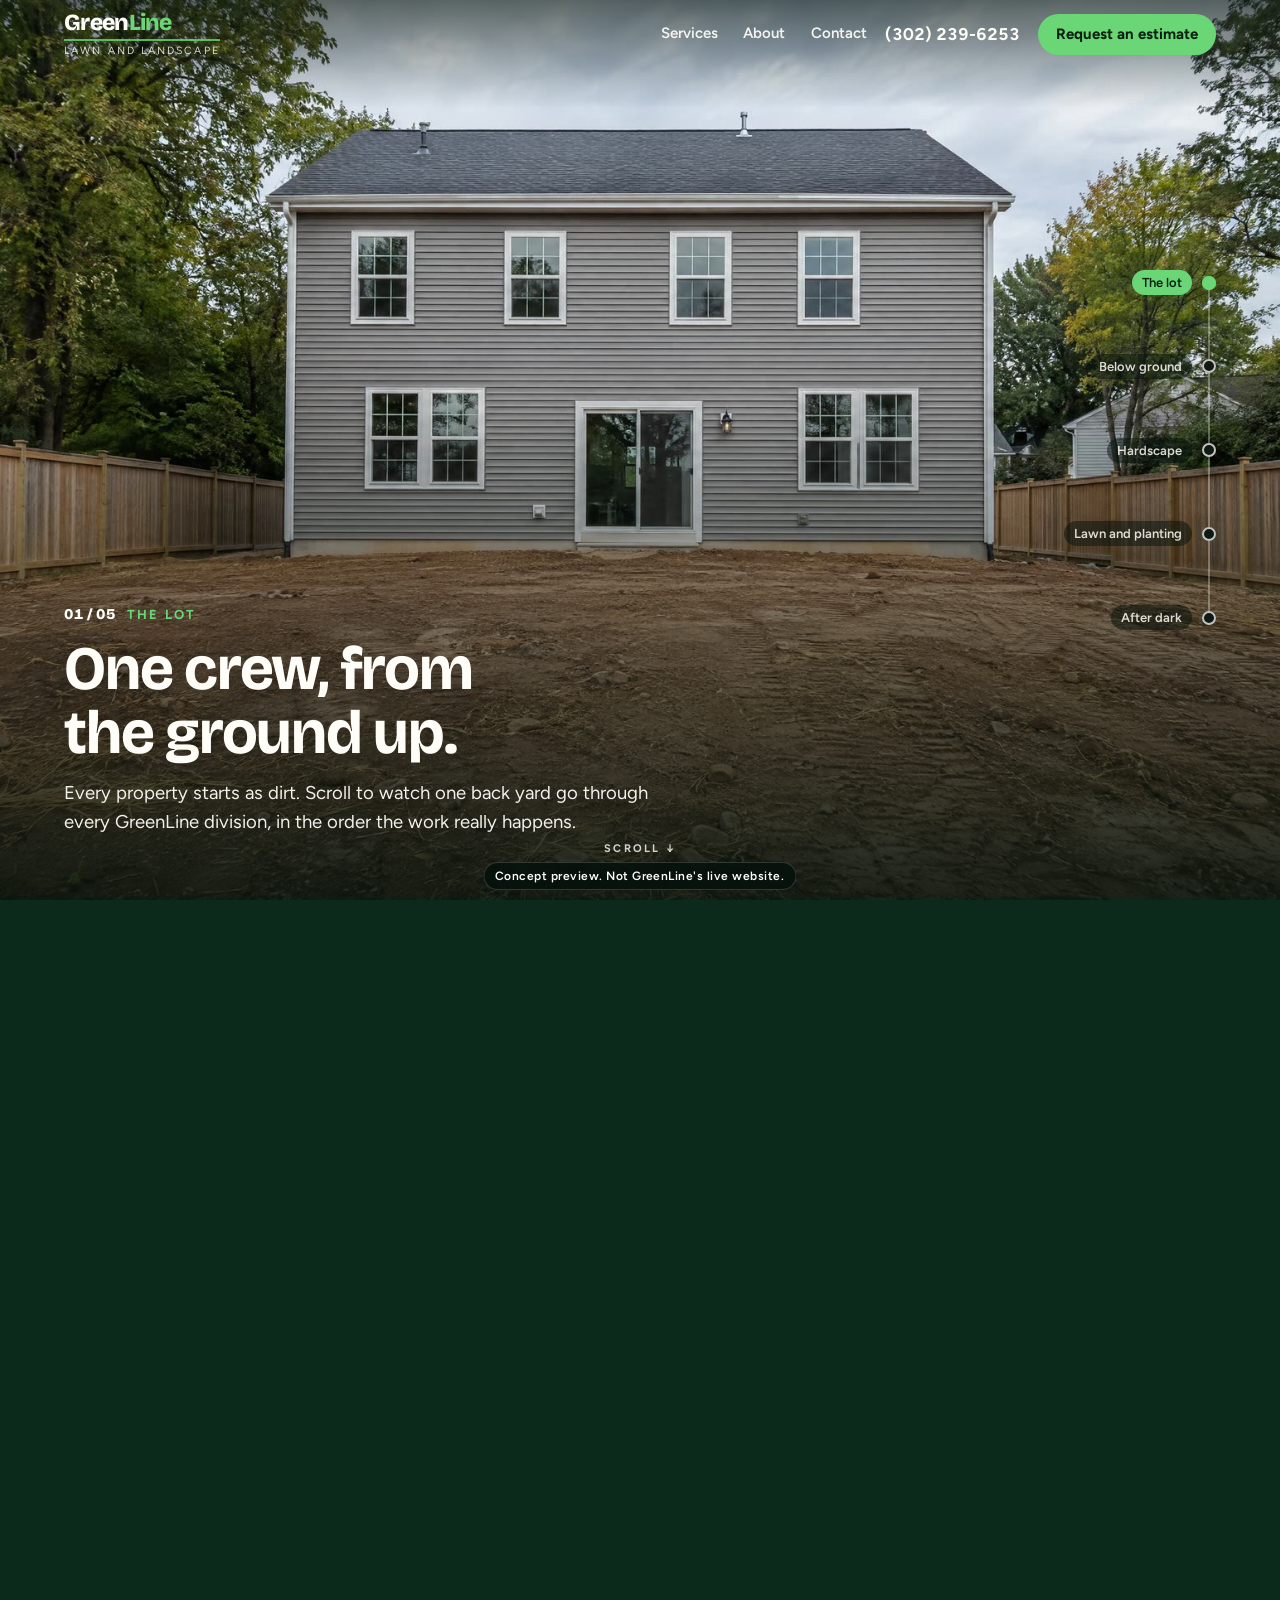
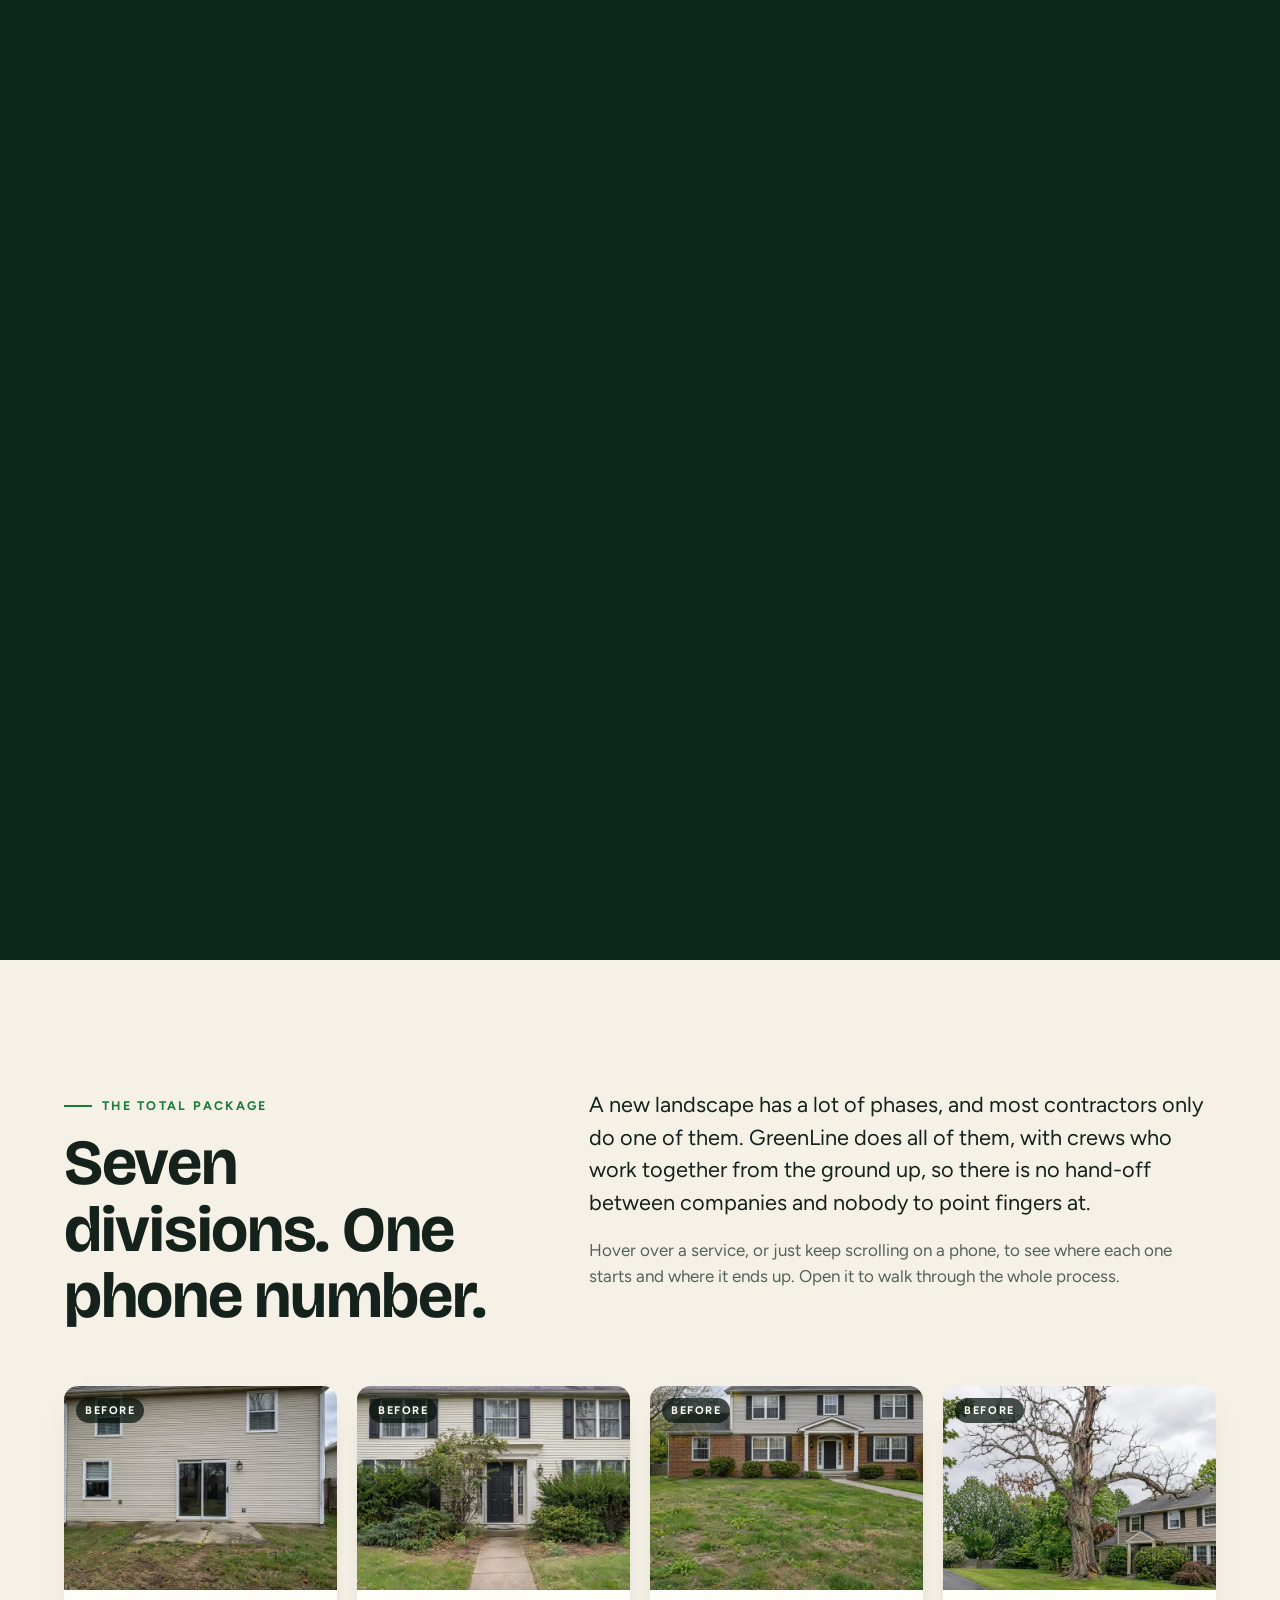
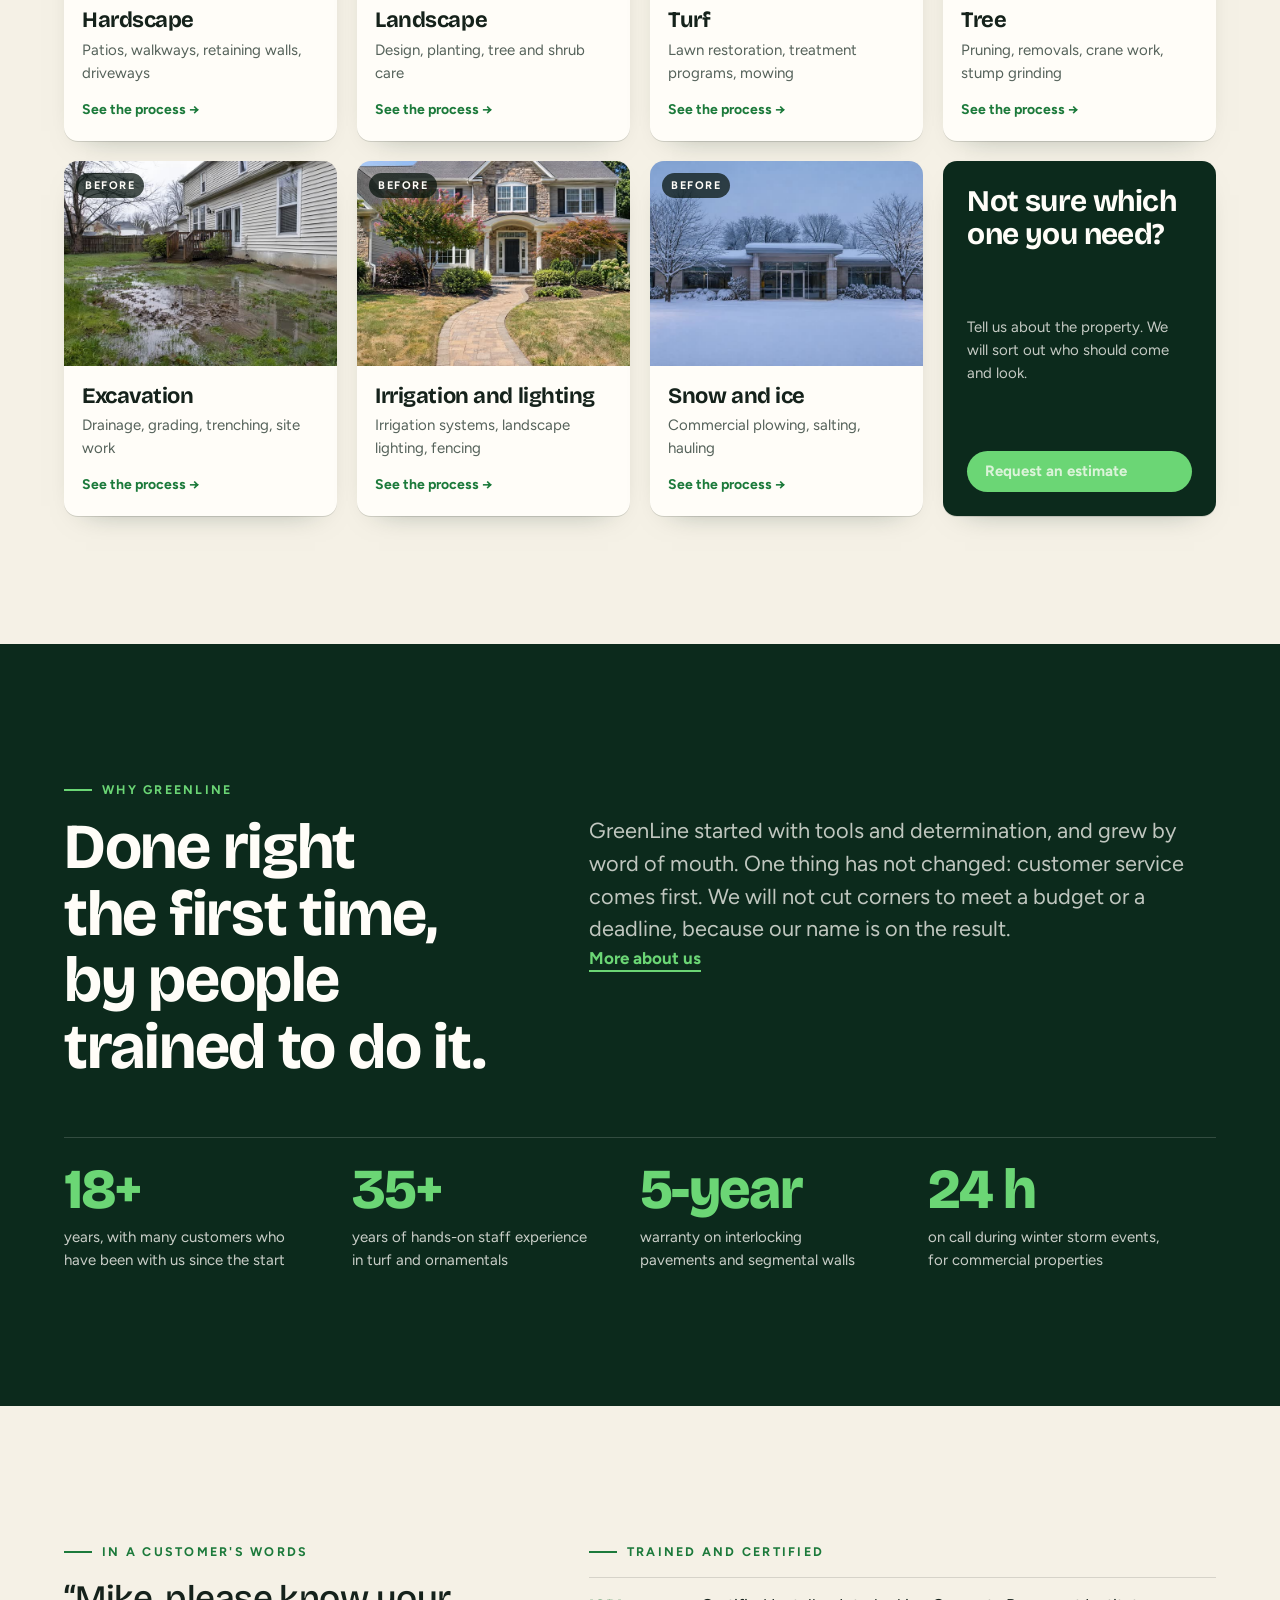
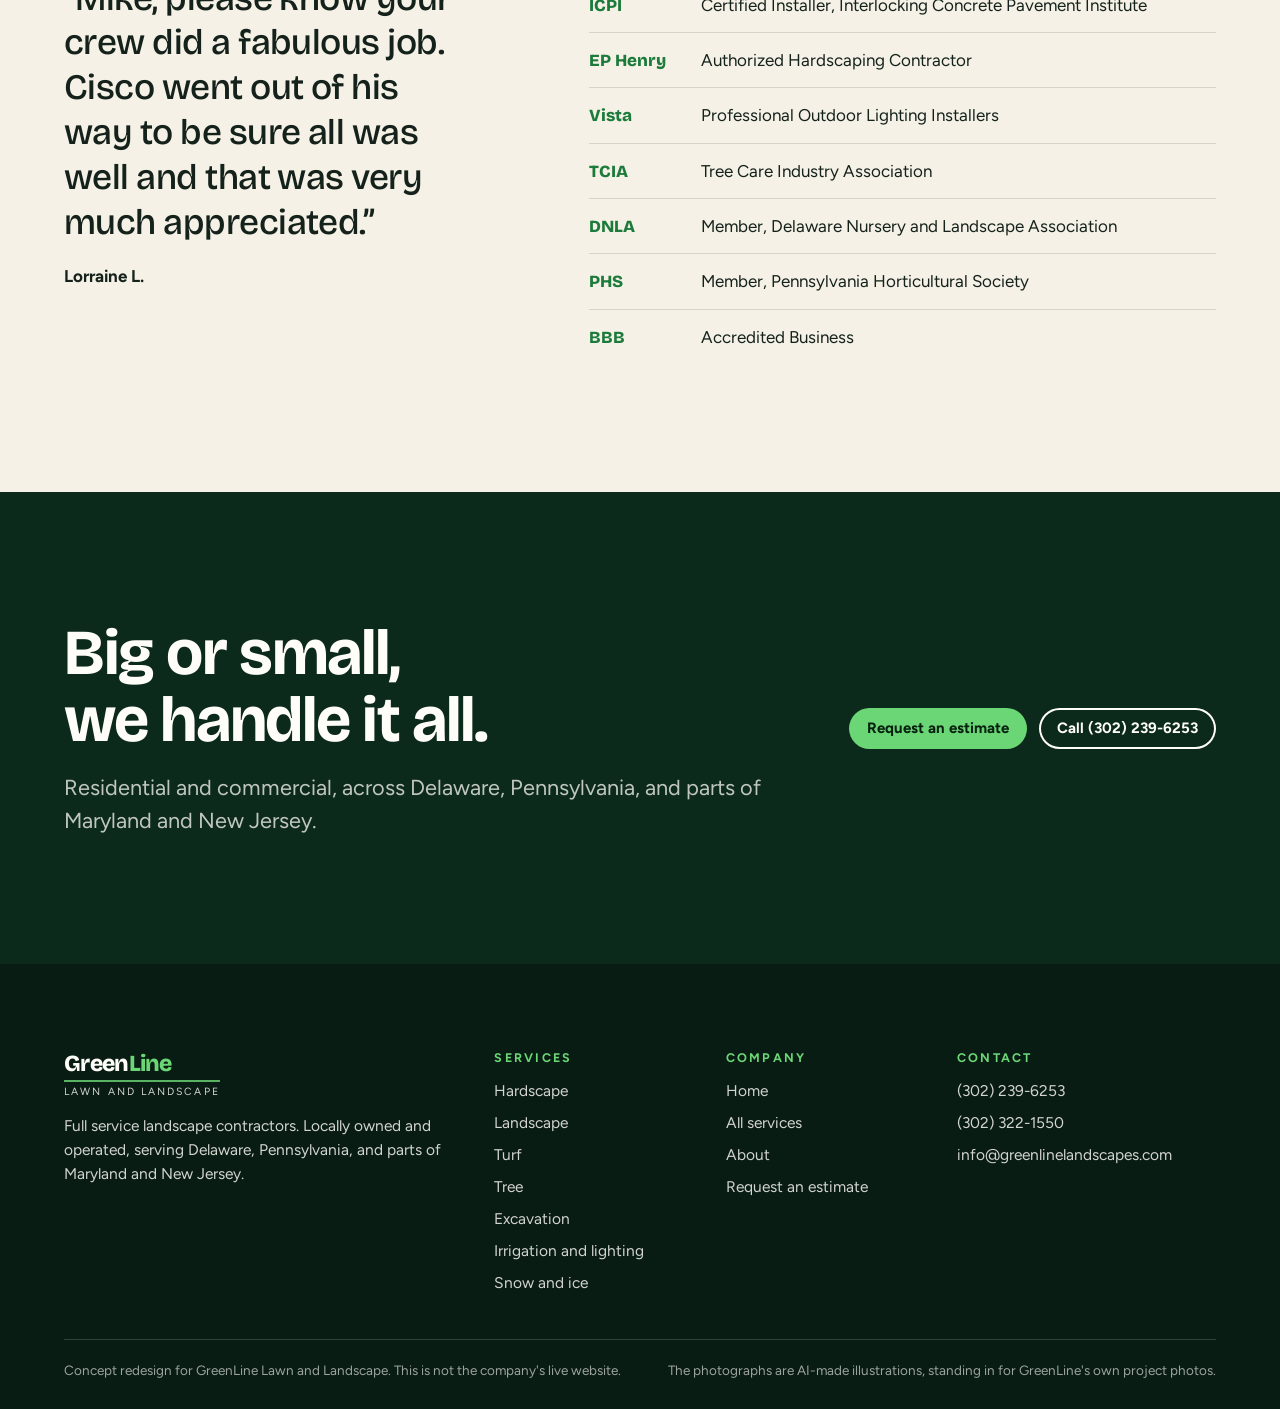
<file: index.html>
<!doctype html>
<html lang="en">
<head>
<meta charset="utf-8">
<meta name="viewport" content="width=device-width, initial-scale=1, viewport-fit=cover">
<meta name="robots" content="noindex, nofollow">
<title>GreenLine Lawn and Landscape | Full service landscape contractors in Delaware</title>
<meta name="description" content="Hardscape, landscape, turf, tree, excavation, irrigation, lighting and commercial snow services under one roof. Serving Delaware, Pennsylvania and parts of Maryland and New Jersey.">
<meta name="theme-color" content="#0c2a1c">
<link rel="icon" href="data:image/svg+xml,%3Csvg xmlns='http://www.w3.org/2000/svg' viewBox='0 0 32 32'%3E%3Crect width='32' height='32' rx='7' fill='%230c2a1c'/%3E%3Cpath d='M7 21h18' stroke='%236bd675' stroke-width='4' stroke-linecap='round'/%3E%3C/svg%3E">
<link rel="preconnect" href="https://fonts.googleapis.com">
<link rel="preconnect" href="https://fonts.gstatic.com" crossorigin>
<link rel="stylesheet" href="https://fonts.googleapis.com/css2?family=Bricolage+Grotesque:opsz,wght@12..96,500..800&family=Figtree:wght@400;500;600;700&display=swap">
<link rel="stylesheet" href="assets/site.css">
</head>
<body>
<a class="skip" href="#main">Skip to content</a>
<header class="top">
  <a class="brand" href="index.html" aria-label="GreenLine Lawn and Landscape, home"><b>Green<i>Line</i></b><span>Lawn and Landscape</span></a>
  <nav class="nav" aria-label="Main"><a href="services.html">Services</a><a href="about.html">About</a><a href="contact.html">Contact</a></nav>
  <a class="tel" href="tel:+13022396253">(302) 239-6253</a>
  <a class="btn" href="contact.html">Request an estimate</a>
  <button class="menu" type="button" aria-expanded="false">Menu</button>
</header>
<main id="main">
  <section class="process" data-process style="height:640vh;height:640svh" aria-label="One back yard, built from the ground up in five steps">
    <div class="stage">
      <img class="layer" fetchpriority="high" src="img/home-1.jpg" srcset="img/home-1.jpg 1920w, img/full/home-1.jpg 2688w" sizes="(max-aspect-ratio: 3/4) 110vh, (max-aspect-ratio: 16/9) 177vh, 100vw" alt="A back yard built from the ground up, step 1 of 5: The lot">
      <img class="layer" data-fx="rise" decoding="async" src="img/home-2.jpg" srcset="img/home-2.jpg 1920w, img/full/home-2.jpg 2688w" sizes="(max-aspect-ratio: 3/4) 110vh, (max-aspect-ratio: 16/9) 177vh, 100vw" alt="A back yard built from the ground up, step 2 of 5: Below ground">
      <img class="layer" data-fx="sweep" decoding="async" src="img/home-3.jpg" srcset="img/home-3.jpg 1920w, img/full/home-3.jpg 2688w" sizes="(max-aspect-ratio: 3/4) 110vh, (max-aspect-ratio: 16/9) 177vh, 100vw" alt="A back yard built from the ground up, step 3 of 5: Hardscape">
      <img class="layer" data-fx="sweep" decoding="async" src="img/home-4.jpg" srcset="img/home-4.jpg 1920w, img/full/home-4.jpg 2688w" sizes="(max-aspect-ratio: 3/4) 110vh, (max-aspect-ratio: 16/9) 177vh, 100vw" alt="A back yard built from the ground up, step 4 of 5: Lawn and planting">
      <img class="layer" data-fx="fade" decoding="async" src="img/home-5.jpg" srcset="img/home-5.jpg 1920w, img/full/home-5.jpg 2688w" sizes="(max-aspect-ratio: 3/4) 110vh, (max-aspect-ratio: 16/9) 177vh, 100vw" alt="A back yard built from the ground up, step 5 of 5: After dark">
      <div class="shade"></div>
      <div class="words">
        <p class="step" aria-hidden="true"><b>01 / 05</b><span>The lot</span></p>
        <div class="lines" aria-live="polite">
          <div class="line on"><h1>One crew, from the ground up.</h1><p>Every property starts as dirt. Scroll to watch one back yard go through every GreenLine division, in the order the work really happens.</p></div>
          <div class="line"><h2>First, the work nobody sees.</h2><p>Drainage, irrigation lines and a compacted base go in before anything pretty. Done right here, nothing settles or floods later.</p></div>
          <div class="line"><h2>Then stone.</h2><p>Patio, walkway and seat wall, laid by ICPI certified installers and backed by a 5-year warranty.</p></div>
          <div class="line"><h2>Then everything green.</h2><p>Sod, trees and beds chosen for this soil and this exposure, so they are still thriving in ten years.</p></div>
          <div class="line"><h2>And light, for after dark.</h2><p>Low-voltage lighting designed and installed by Vista certified professionals.</p><a class="btn" href="contact.html">Request an estimate</a></div>
        </div>
      </div>
      <div class="rail" role="group" aria-label="Jump to a step"><i class="rail-fill"></i><button type="button" data-name="The lot" aria-label="Step 1: The lot"><span>The lot</span></button><button type="button" data-name="Below ground" aria-label="Step 2: Below ground"><span>Below ground</span></button><button type="button" data-name="Hardscape" aria-label="Step 3: Hardscape"><span>Hardscape</span></button><button type="button" data-name="Lawn and planting" aria-label="Step 4: Lawn and planting"><span>Lawn and planting</span></button><button type="button" data-name="After dark" aria-label="Step 5: After dark"><span>After dark</span></button></div>
      <div class="hint" aria-hidden="true">Scroll &darr;</div>
    </div>
  </section>

  <section class="band">
    <div class="wrap split">
      <div><p class="eyebrow">The total package</p><h2 class="h-xl">Seven divisions. One phone number.</h2></div>
      <div class="stack">
        <p class="lede">A new landscape has a lot of phases, and most contractors only do one of them. GreenLine does all of them, with crews who work together from the ground up, so there is no hand-off between companies and nobody to point fingers at.</p>
        <p class="muted">Hover over a service, or just keep scrolling on a phone, to see where each one starts and where it ends up. Open it to walk through the whole process.</p>
      </div>
    </div>
    <div class="wrap">
      <div class="cards">
      <a class="card reveal" href="hardscape.html">
        <span class="pic"><img src="img/thumb/hardscape-1.jpg" alt="" loading="lazy"><img class="after" src="img/thumb/hardscape-4.jpg" alt="" loading="lazy"><span class="tag"></span></span>
        <span class="card-body"><b>Hardscape</b><span>Patios, walkways, retaining walls, driveways</span><i>See the process &rarr;</i></span>
      </a>
      <a class="card reveal" href="landscape.html">
        <span class="pic"><img src="img/thumb/landscape-1.jpg" alt="" loading="lazy"><img class="after" src="img/thumb/landscape-4.jpg" alt="" loading="lazy"><span class="tag"></span></span>
        <span class="card-body"><b>Landscape</b><span>Design, planting, tree and shrub care</span><i>See the process &rarr;</i></span>
      </a>
      <a class="card reveal" href="turf.html">
        <span class="pic"><img src="img/thumb/turf-1.jpg" alt="" loading="lazy"><img class="after" src="img/thumb/turf-4.jpg" alt="" loading="lazy"><span class="tag"></span></span>
        <span class="card-body"><b>Turf</b><span>Lawn restoration, treatment programs, mowing</span><i>See the process &rarr;</i></span>
      </a>
      <a class="card reveal" href="tree.html">
        <span class="pic"><img src="img/thumb/tree-1.jpg" alt="" loading="lazy"><img class="after" src="img/thumb/tree-4.jpg" alt="" loading="lazy"><span class="tag"></span></span>
        <span class="card-body"><b>Tree</b><span>Pruning, removals, crane work, stump grinding</span><i>See the process &rarr;</i></span>
      </a>
      <a class="card reveal" href="excavation.html">
        <span class="pic"><img src="img/thumb/drainage-1.jpg" alt="" loading="lazy"><img class="after" src="img/thumb/drainage-4.jpg" alt="" loading="lazy"><span class="tag"></span></span>
        <span class="card-body"><b>Excavation</b><span>Drainage, grading, trenching, site work</span><i>See the process &rarr;</i></span>
      </a>
      <a class="card reveal" href="irrigation-lighting.html">
        <span class="pic"><img src="img/thumb/specialty-1.jpg" alt="" loading="lazy"><img class="after" src="img/thumb/specialty-4.jpg" alt="" loading="lazy"><span class="tag"></span></span>
        <span class="card-body"><b>Irrigation and lighting</b><span>Irrigation systems, landscape lighting, fencing</span><i>See the process &rarr;</i></span>
      </a>
      <a class="card reveal" href="snow.html">
        <span class="pic"><img src="img/thumb/snow-1.jpg" alt="" loading="lazy"><img class="after" src="img/thumb/snow-4.jpg" alt="" loading="lazy"><span class="tag"></span></span>
        <span class="card-body"><b>Snow and ice</b><span>Commercial plowing, salting, hauling</span><i>See the process &rarr;</i></span>
      </a>
      <a class="card cta reveal" href="contact.html"><b>Not sure which one you need?</b><span>Tell us about the property. We will sort out who should come and look.</span><span class="btn">Request an estimate</span></a>
      </div>
    </div>
  </section>

  <section class="band dark">
    <div class="wrap">
      <p class="eyebrow">Why GreenLine</p>
      <div class="split">
        <h2 class="h-xl">Done right the first time, by people trained to do it.</h2>
        <div class="stack">
          <p class="lede muted">GreenLine started with tools and determination, and grew by word of mouth. One thing has not changed: customer service comes first. We will not cut corners to meet a budget or a deadline, because our name is on the result.</p>
          <a class="more" href="about.html" style="color:var(--line)">More about us</a>
        </div>
      </div>
      <div class="numbers">
        <div class="reveal"><b>18+</b><span>years, with many customers who have been with us since the start</span></div>
        <div class="reveal"><b>35+</b><span>years of hands-on staff experience in turf and ornamentals</span></div>
        <div class="reveal"><b>5-year</b><span>warranty on interlocking pavements and segmental walls</span></div>
        <div class="reveal"><b>24 h</b><span>on call during winter storm events, for commercial properties</span></div>
      </div>
    </div>
  </section>

  <section class="band">
    <div class="wrap split">
      <div class="reveal"><p class="eyebrow">In a customer's words</p><p class="quote">&ldquo;Mike, please know your crew did a fabulous job. Cisco went out of his way to be sure all was well and that was very much appreciated.&rdquo;</p><p>Lorraine L.</p></div>
      <div class="reveal">
        <p class="eyebrow">Trained and certified</p>
        <ul class="creds"><li><b>ICPI</b><span>Certified Installer, Interlocking Concrete Pavement Institute</span></li><li><b>EP Henry</b><span>Authorized Hardscaping Contractor</span></li><li><b>Vista</b><span>Professional Outdoor Lighting Installers</span></li><li><b>TCIA</b><span>Tree Care Industry Association</span></li><li><b>DNLA</b><span>Member, Delaware Nursery and Landscape Association</span></li><li><b>PHS</b><span>Member, Pennsylvania Horticultural Society</span></li><li><b>BBB</b><span>Accredited Business</span></li></ul>
      </div>
    </div>
  </section>

  <section class="band dark">
    <div class="wrap cta-band">
      <div class="stack"><h2 class="h-xl">Big or small, we handle it all.</h2><p class="lede muted">Residential and commercial, across Delaware, Pennsylvania, and parts of Maryland and New Jersey.</p></div>
      <div class="actions"><a class="btn" href="contact.html">Request an estimate</a><a class="btn ghost" href="tel:+13022396253">Call (302) 239-6253</a></div>
    </div>
  </section>
</main>
<footer>
  <div class="wrap">
    <div class="foot">
      <div><a class="brand" href="index.html" aria-label="GreenLine Lawn and Landscape, home"><b>Green<i>Line</i></b><span>Lawn and Landscape</span></a><p>Full service landscape contractors. Locally owned and operated, serving Delaware, Pennsylvania, and parts of Maryland and New Jersey.</p></div>
      <div><h3>Services</h3><ul><li><a href="hardscape.html">Hardscape</a></li><li><a href="landscape.html">Landscape</a></li><li><a href="turf.html">Turf</a></li><li><a href="tree.html">Tree</a></li><li><a href="excavation.html">Excavation</a></li><li><a href="irrigation-lighting.html">Irrigation and lighting</a></li><li><a href="snow.html">Snow and ice</a></li></ul></div>
      <div><h3>Company</h3><ul><li><a href="index.html">Home</a></li><li><a href="services.html">All services</a></li><li><a href="about.html">About</a></li><li><a href="contact.html">Request an estimate</a></li></ul></div>
      <div><h3>Contact</h3><ul><li><a href="tel:+13022396253">(302) 239-6253</a></li><li><a href="tel:+13023221550">(302) 322-1550</a></li><li><a href="mailto:info@greenlinelandscapes.com">info@greenlinelandscapes.com</a></li></ul></div>
    </div>
    <p class="concept"><span>Concept redesign for GreenLine Lawn and Landscape. This is not the company's live website.</span><span>The photographs are AI-made illustrations, standing in for GreenLine's own project photos.</span></p>
  </div>
</footer>
<p class="flag" role="note">Concept preview. Not GreenLine's live website.</p>
<script src="assets/site.js"></script>
</body>
</html>
</file>
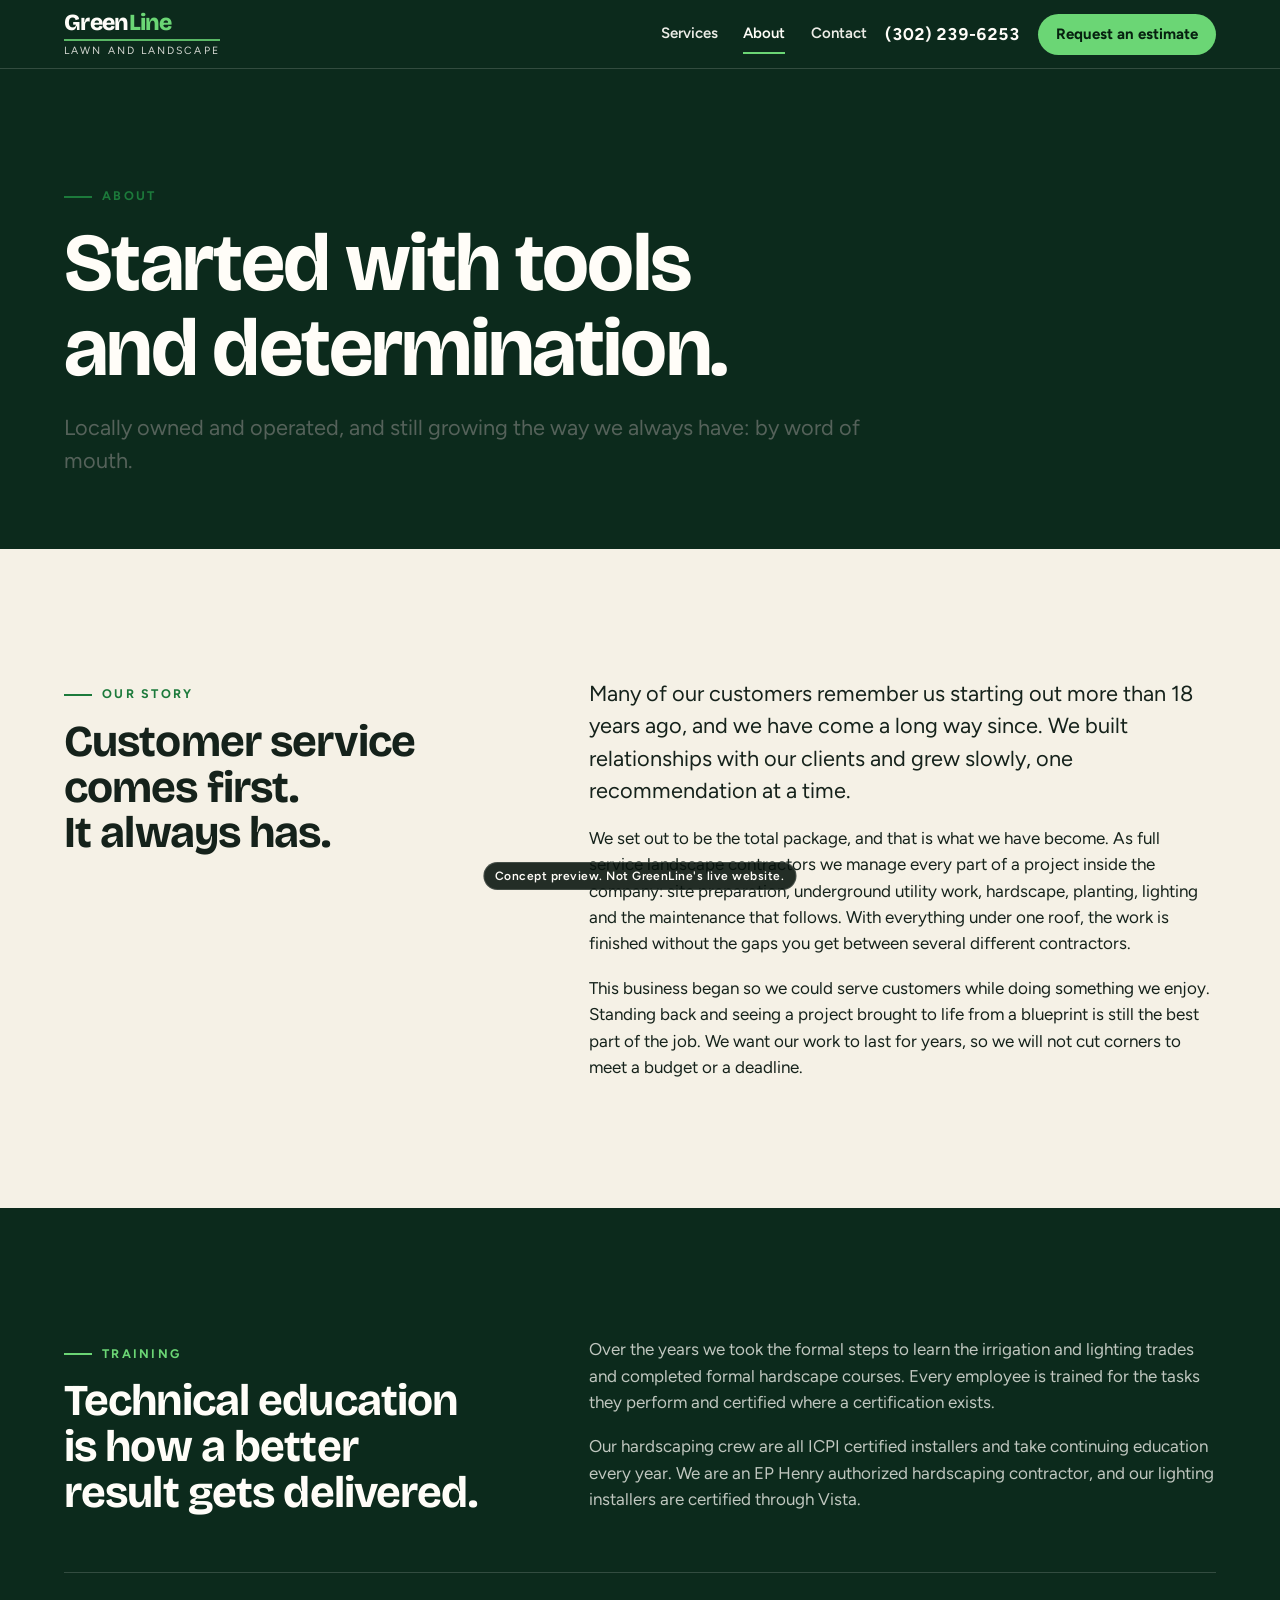
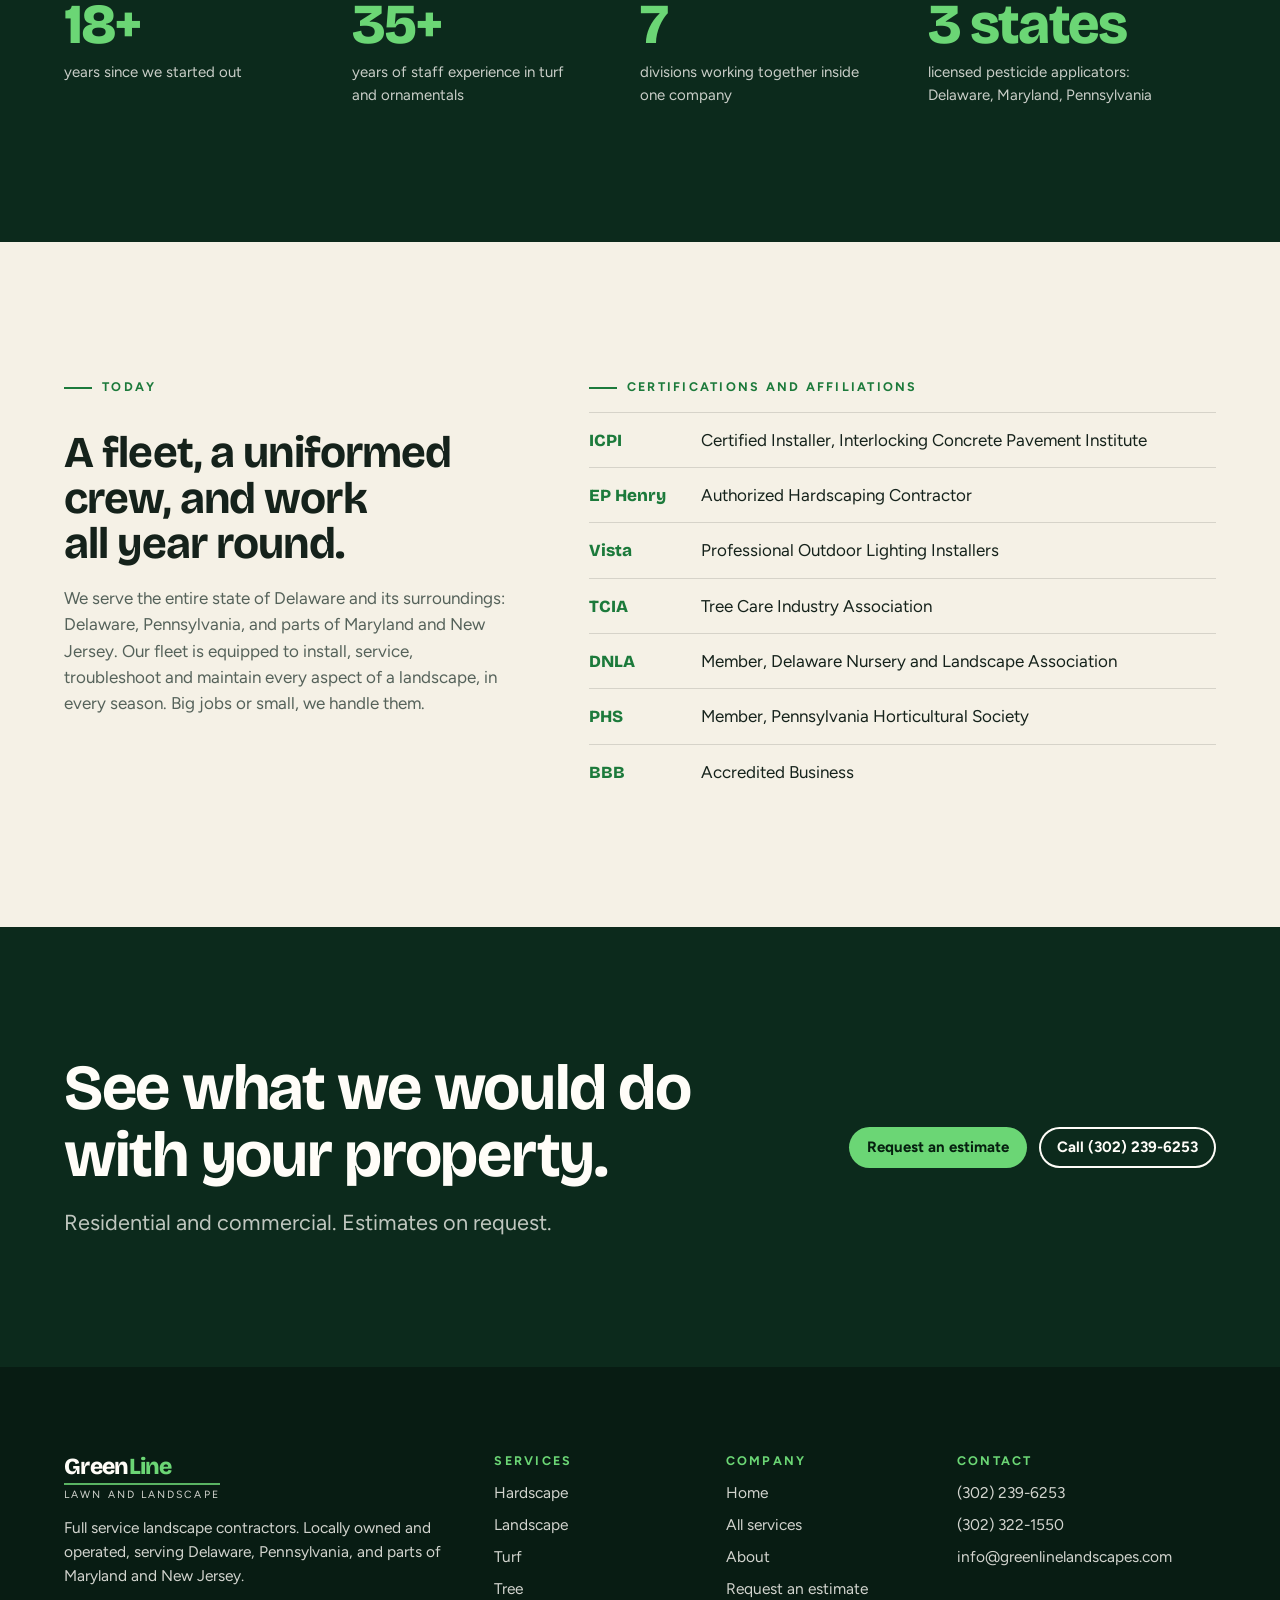
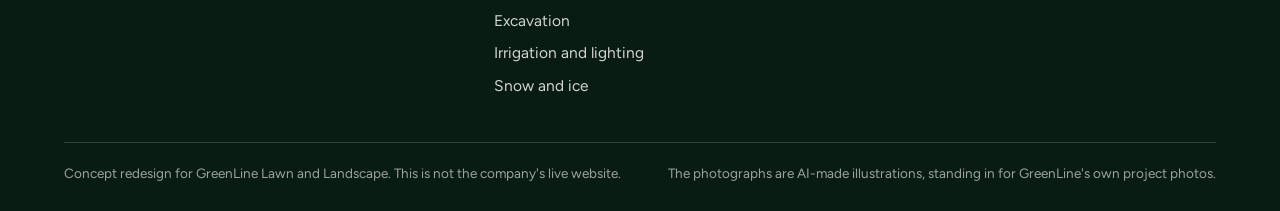
<file: about.html>
<!doctype html>
<html lang="en">
<head>
<meta charset="utf-8">
<meta name="viewport" content="width=device-width, initial-scale=1, viewport-fit=cover">
<meta name="robots" content="noindex, nofollow">
<title>About | GreenLine Lawn and Landscape</title>
<meta name="description" content="GreenLine is a locally owned and operated full service landscape contractor serving Delaware and the surrounding states.">
<meta name="theme-color" content="#0c2a1c">
<link rel="icon" href="data:image/svg+xml,%3Csvg xmlns='http://www.w3.org/2000/svg' viewBox='0 0 32 32'%3E%3Crect width='32' height='32' rx='7' fill='%230c2a1c'/%3E%3Cpath d='M7 21h18' stroke='%236bd675' stroke-width='4' stroke-linecap='round'/%3E%3C/svg%3E">
<link rel="preconnect" href="https://fonts.googleapis.com">
<link rel="preconnect" href="https://fonts.gstatic.com" crossorigin>
<link rel="stylesheet" href="https://fonts.googleapis.com/css2?family=Bricolage+Grotesque:opsz,wght@12..96,500..800&family=Figtree:wght@400;500;600;700&display=swap">
<link rel="stylesheet" href="assets/site.css">
</head>
<body class="plain">
<a class="skip" href="#main">Skip to content</a>
<header class="top">
  <a class="brand" href="index.html" aria-label="GreenLine Lawn and Landscape, home"><b>Green<i>Line</i></b><span>Lawn and Landscape</span></a>
  <nav class="nav" aria-label="Main"><a href="services.html">Services</a><a href="about.html" aria-current="page">About</a><a href="contact.html">Contact</a></nav>
  <a class="tel" href="tel:+13022396253">(302) 239-6253</a>
  <a class="btn" href="contact.html">Request an estimate</a>
  <button class="menu" type="button" aria-expanded="false">Menu</button>
</header>
<main id="main">
  <section class="page-head">
    <div class="wrap"><p class="eyebrow">About</p><h1>Started with tools and determination.</h1><p class="lede muted">Locally owned and operated, and still growing the way we always have: by word of mouth.</p></div>
  </section>
  <section class="band">
    <div class="wrap split">
      <div><p class="eyebrow">Our story</p><h2 class="h-lg">Customer service comes first. It always has.</h2></div>
      <div class="stack">
        <p class="lede">Many of our customers remember us starting out more than 18 years ago, and we have come a long way since. We built relationships with our clients and grew slowly, one recommendation at a time.</p>
        <p>We set out to be the total package, and that is what we have become. As full service landscape contractors we manage every part of a project inside the company: site preparation, underground utility work, hardscape, planting, lighting and the maintenance that follows. With everything under one roof, the work is finished without the gaps you get between several different contractors.</p>
        <p>This business began so we could serve customers while doing something we enjoy. Standing back and seeing a project brought to life from a blueprint is still the best part of the job. We want our work to last for years, so we will not cut corners to meet a budget or a deadline.</p>
      </div>
    </div>
  </section>
  <section class="band dark">
    <div class="wrap split">
      <div><p class="eyebrow">Training</p><h2 class="h-lg">Technical education is how a better result gets delivered.</h2></div>
      <div class="stack">
        <p class="muted">Over the years we took the formal steps to learn the irrigation and lighting trades and completed formal hardscape courses. Every employee is trained for the tasks they perform and certified where a certification exists.</p>
        <p class="muted">Our hardscaping crew are all ICPI certified installers and take continuing education every year. We are an EP Henry authorized hardscaping contractor, and our lighting installers are certified through Vista.</p>
      </div>
    </div>
    <div class="wrap">
      <div class="numbers">
        <div class="reveal"><b>18+</b><span>years since we started out</span></div>
        <div class="reveal"><b>35+</b><span>years of staff experience in turf and ornamentals</span></div>
        <div class="reveal"><b>7</b><span>divisions working together inside one company</span></div>
        <div class="reveal"><b>3 states</b><span>licensed pesticide applicators: Delaware, Maryland, Pennsylvania</span></div>
      </div>
    </div>
  </section>
  <section class="band">
    <div class="wrap split">
      <div class="stack"><p class="eyebrow">Today</p><h2 class="h-lg">A fleet, a uniformed crew, and work all year round.</h2><p class="muted">We serve the entire state of Delaware and its surroundings: Delaware, Pennsylvania, and parts of Maryland and New Jersey. Our fleet is equipped to install, service, troubleshoot and maintain every aspect of a landscape, in every season. Big jobs or small, we handle them.</p></div>
      <div class="reveal"><p class="eyebrow">Certifications and affiliations</p><ul class="creds"><li><b>ICPI</b><span>Certified Installer, Interlocking Concrete Pavement Institute</span></li><li><b>EP Henry</b><span>Authorized Hardscaping Contractor</span></li><li><b>Vista</b><span>Professional Outdoor Lighting Installers</span></li><li><b>TCIA</b><span>Tree Care Industry Association</span></li><li><b>DNLA</b><span>Member, Delaware Nursery and Landscape Association</span></li><li><b>PHS</b><span>Member, Pennsylvania Horticultural Society</span></li><li><b>BBB</b><span>Accredited Business</span></li></ul></div>
    </div>
  </section>
  <section class="band dark">
    <div class="wrap cta-band">
      <div class="stack"><h2 class="h-xl">See what we would do with your property.</h2><p class="lede muted">Residential and commercial. Estimates on request.</p></div>
      <div class="actions"><a class="btn" href="contact.html">Request an estimate</a><a class="btn ghost" href="tel:+13022396253">Call (302) 239-6253</a></div>
    </div>
  </section>
</main>
<footer>
  <div class="wrap">
    <div class="foot">
      <div><a class="brand" href="index.html" aria-label="GreenLine Lawn and Landscape, home"><b>Green<i>Line</i></b><span>Lawn and Landscape</span></a><p>Full service landscape contractors. Locally owned and operated, serving Delaware, Pennsylvania, and parts of Maryland and New Jersey.</p></div>
      <div><h3>Services</h3><ul><li><a href="hardscape.html">Hardscape</a></li><li><a href="landscape.html">Landscape</a></li><li><a href="turf.html">Turf</a></li><li><a href="tree.html">Tree</a></li><li><a href="excavation.html">Excavation</a></li><li><a href="irrigation-lighting.html">Irrigation and lighting</a></li><li><a href="snow.html">Snow and ice</a></li></ul></div>
      <div><h3>Company</h3><ul><li><a href="index.html">Home</a></li><li><a href="services.html">All services</a></li><li><a href="about.html">About</a></li><li><a href="contact.html">Request an estimate</a></li></ul></div>
      <div><h3>Contact</h3><ul><li><a href="tel:+13022396253">(302) 239-6253</a></li><li><a href="tel:+13023221550">(302) 322-1550</a></li><li><a href="mailto:info@greenlinelandscapes.com">info@greenlinelandscapes.com</a></li></ul></div>
    </div>
    <p class="concept"><span>Concept redesign for GreenLine Lawn and Landscape. This is not the company's live website.</span><span>The photographs are AI-made illustrations, standing in for GreenLine's own project photos.</span></p>
  </div>
</footer>
<p class="flag" role="note">Concept preview. Not GreenLine's live website.</p>
<script src="assets/site.js"></script>
</body>
</html>
</file>
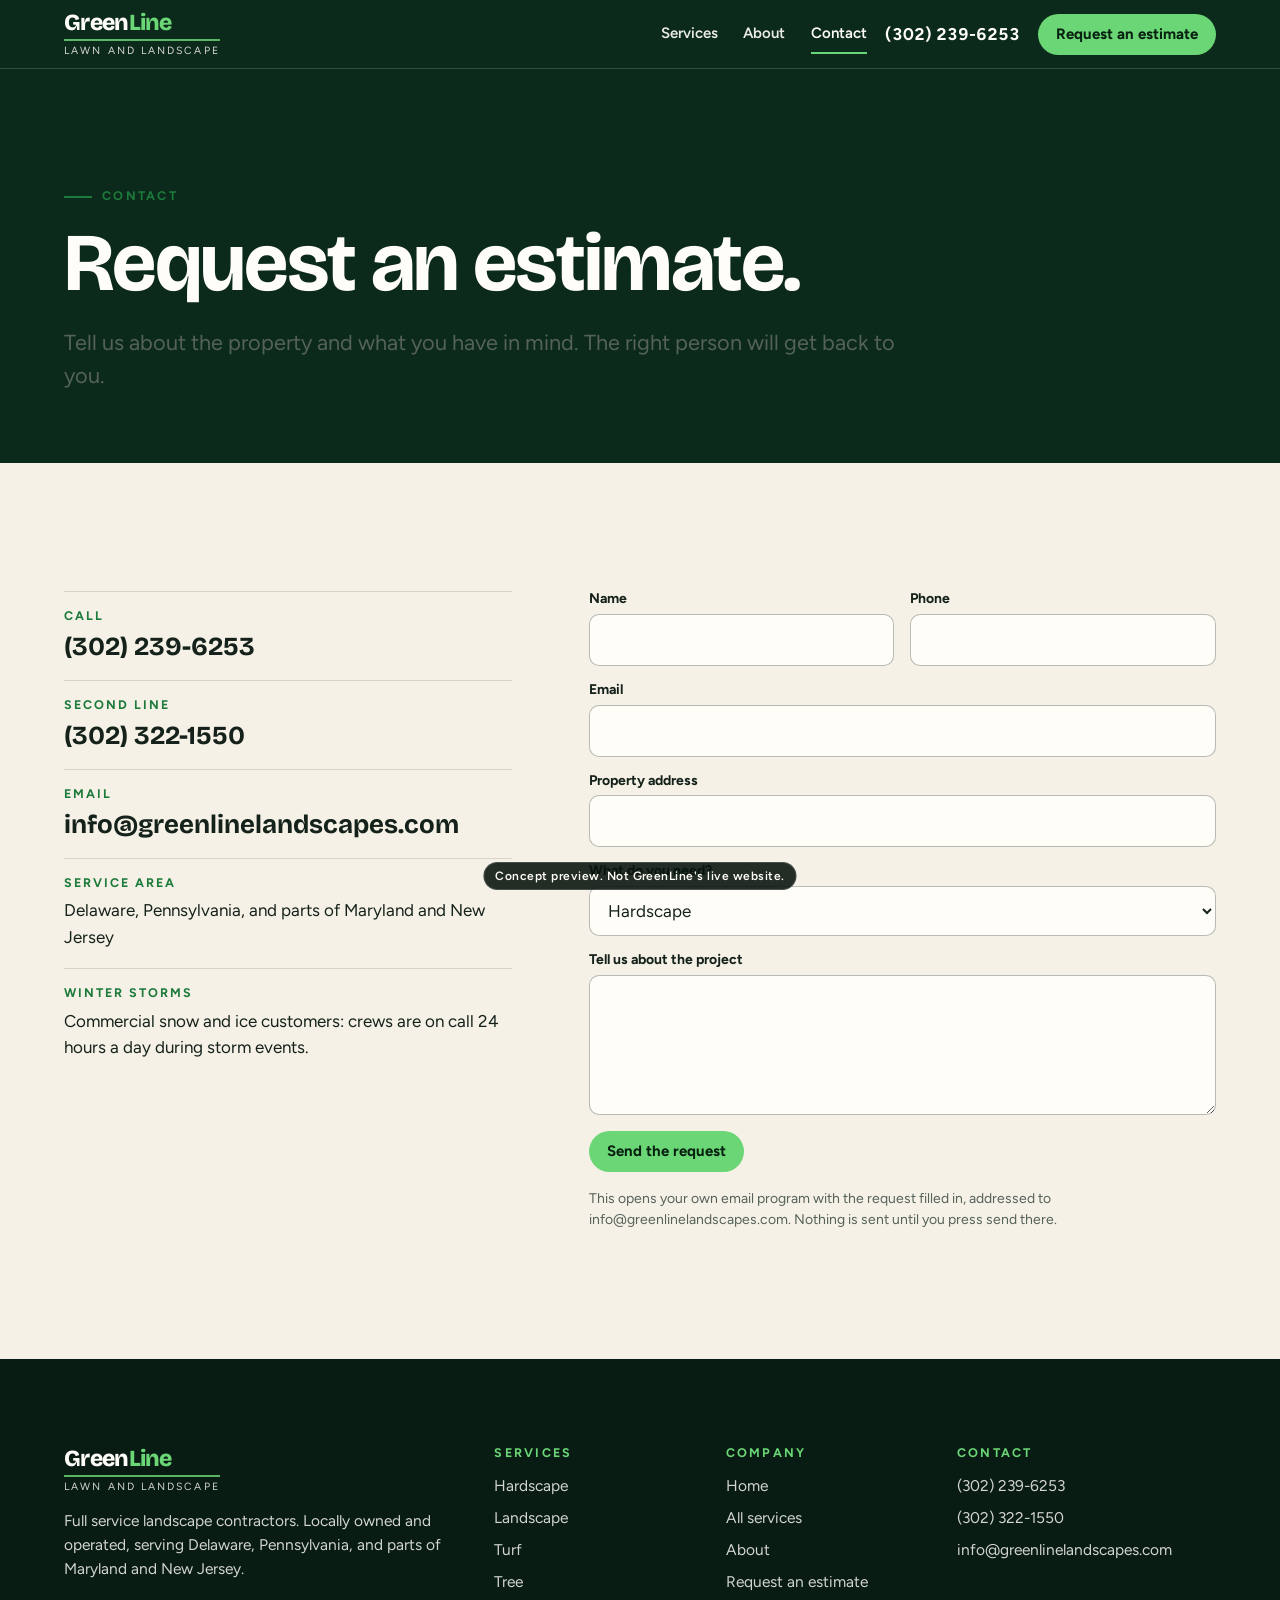
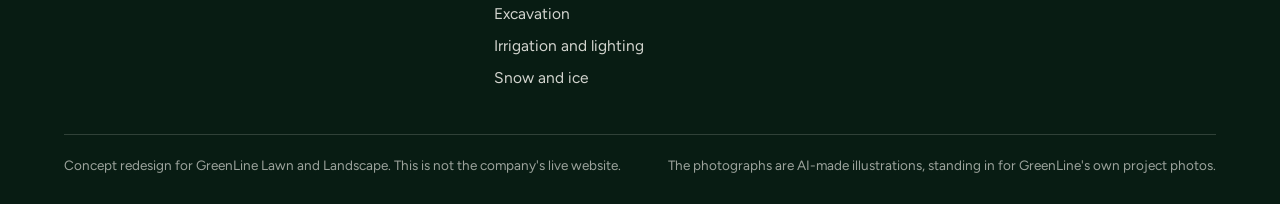
<file: contact.html>
<!doctype html>
<html lang="en">
<head>
<meta charset="utf-8">
<meta name="viewport" content="width=device-width, initial-scale=1, viewport-fit=cover">
<meta name="robots" content="noindex, nofollow">
<title>Request an estimate | GreenLine Lawn and Landscape</title>
<meta name="description" content="Request an estimate from GreenLine Lawn and Landscape, or call (302) 239-6253.">
<meta name="theme-color" content="#0c2a1c">
<link rel="icon" href="data:image/svg+xml,%3Csvg xmlns='http://www.w3.org/2000/svg' viewBox='0 0 32 32'%3E%3Crect width='32' height='32' rx='7' fill='%230c2a1c'/%3E%3Cpath d='M7 21h18' stroke='%236bd675' stroke-width='4' stroke-linecap='round'/%3E%3C/svg%3E">
<link rel="preconnect" href="https://fonts.googleapis.com">
<link rel="preconnect" href="https://fonts.gstatic.com" crossorigin>
<link rel="stylesheet" href="https://fonts.googleapis.com/css2?family=Bricolage+Grotesque:opsz,wght@12..96,500..800&family=Figtree:wght@400;500;600;700&display=swap">
<link rel="stylesheet" href="assets/site.css">
</head>
<body class="plain">
<a class="skip" href="#main">Skip to content</a>
<header class="top">
  <a class="brand" href="index.html" aria-label="GreenLine Lawn and Landscape, home"><b>Green<i>Line</i></b><span>Lawn and Landscape</span></a>
  <nav class="nav" aria-label="Main"><a href="services.html">Services</a><a href="about.html">About</a><a href="contact.html" aria-current="page">Contact</a></nav>
  <a class="tel" href="tel:+13022396253">(302) 239-6253</a>
  <a class="btn" href="contact.html">Request an estimate</a>
  <button class="menu" type="button" aria-expanded="false">Menu</button>
</header>
<main id="main">
  <section class="page-head">
    <div class="wrap"><p class="eyebrow">Contact</p><h1>Request an estimate.</h1><p class="lede muted">Tell us about the property and what you have in mind. The right person will get back to you.</p></div>
  </section>
  <section class="band">
    <div class="wrap split">
      <ul class="contact-list">
        <li><b>Call</b><a href="tel:+13022396253">(302) 239-6253</a></li>
        <li><b>Second line</b><a href="tel:+13023221550">(302) 322-1550</a></li>
        <li><b>Email</b><a href="mailto:info@greenlinelandscapes.com">info@greenlinelandscapes.com</a></li>
        <li><b>Service area</b><span>Delaware, Pennsylvania, and parts of Maryland and New Jersey</span></li>
        <li><b>Winter storms</b><span>Commercial snow and ice customers: crews are on call 24 hours a day during storm events.</span></li>
      </ul>
      <form class="estimate" data-to="info@greenlinelandscapes.com">
        <div class="field two">
          <div class="field"><label for="name">Name</label><input id="name" name="name" type="text" autocomplete="name" required></div>
          <div class="field"><label for="phone">Phone</label><input id="phone" name="phone" type="tel" autocomplete="tel"></div>
        </div>
        <div class="field"><label for="email">Email</label><input id="email" name="email" type="email" autocomplete="email" required></div>
        <div class="field"><label for="address">Property address</label><input id="address" name="address" type="text" autocomplete="street-address"></div>
        <div class="field"><label for="service">What do you need?</label><select id="service" name="service"><option>Hardscape</option><option>Landscape</option><option>Turf</option><option>Tree</option><option>Excavation</option><option>Irrigation and lighting</option><option>Snow and ice</option><option>More than one of these</option><option>Not sure yet</option></select></div>
        <div class="field"><label for="message">Tell us about the project</label><textarea id="message" name="message"></textarea></div>
        <div><button class="btn" type="submit">Send the request</button></div>
        <p class="form-note">This opens your own email program with the request filled in, addressed to info@greenlinelandscapes.com. Nothing is sent until you press send there.</p>
      </form>
    </div>
  </section>
</main>
<footer>
  <div class="wrap">
    <div class="foot">
      <div><a class="brand" href="index.html" aria-label="GreenLine Lawn and Landscape, home"><b>Green<i>Line</i></b><span>Lawn and Landscape</span></a><p>Full service landscape contractors. Locally owned and operated, serving Delaware, Pennsylvania, and parts of Maryland and New Jersey.</p></div>
      <div><h3>Services</h3><ul><li><a href="hardscape.html">Hardscape</a></li><li><a href="landscape.html">Landscape</a></li><li><a href="turf.html">Turf</a></li><li><a href="tree.html">Tree</a></li><li><a href="excavation.html">Excavation</a></li><li><a href="irrigation-lighting.html">Irrigation and lighting</a></li><li><a href="snow.html">Snow and ice</a></li></ul></div>
      <div><h3>Company</h3><ul><li><a href="index.html">Home</a></li><li><a href="services.html">All services</a></li><li><a href="about.html">About</a></li><li><a href="contact.html">Request an estimate</a></li></ul></div>
      <div><h3>Contact</h3><ul><li><a href="tel:+13022396253">(302) 239-6253</a></li><li><a href="tel:+13023221550">(302) 322-1550</a></li><li><a href="mailto:info@greenlinelandscapes.com">info@greenlinelandscapes.com</a></li></ul></div>
    </div>
    <p class="concept"><span>Concept redesign for GreenLine Lawn and Landscape. This is not the company's live website.</span><span>The photographs are AI-made illustrations, standing in for GreenLine's own project photos.</span></p>
  </div>
</footer>
<p class="flag" role="note">Concept preview. Not GreenLine's live website.</p>
<script src="assets/site.js"></script>
</body>
</html>
</file>
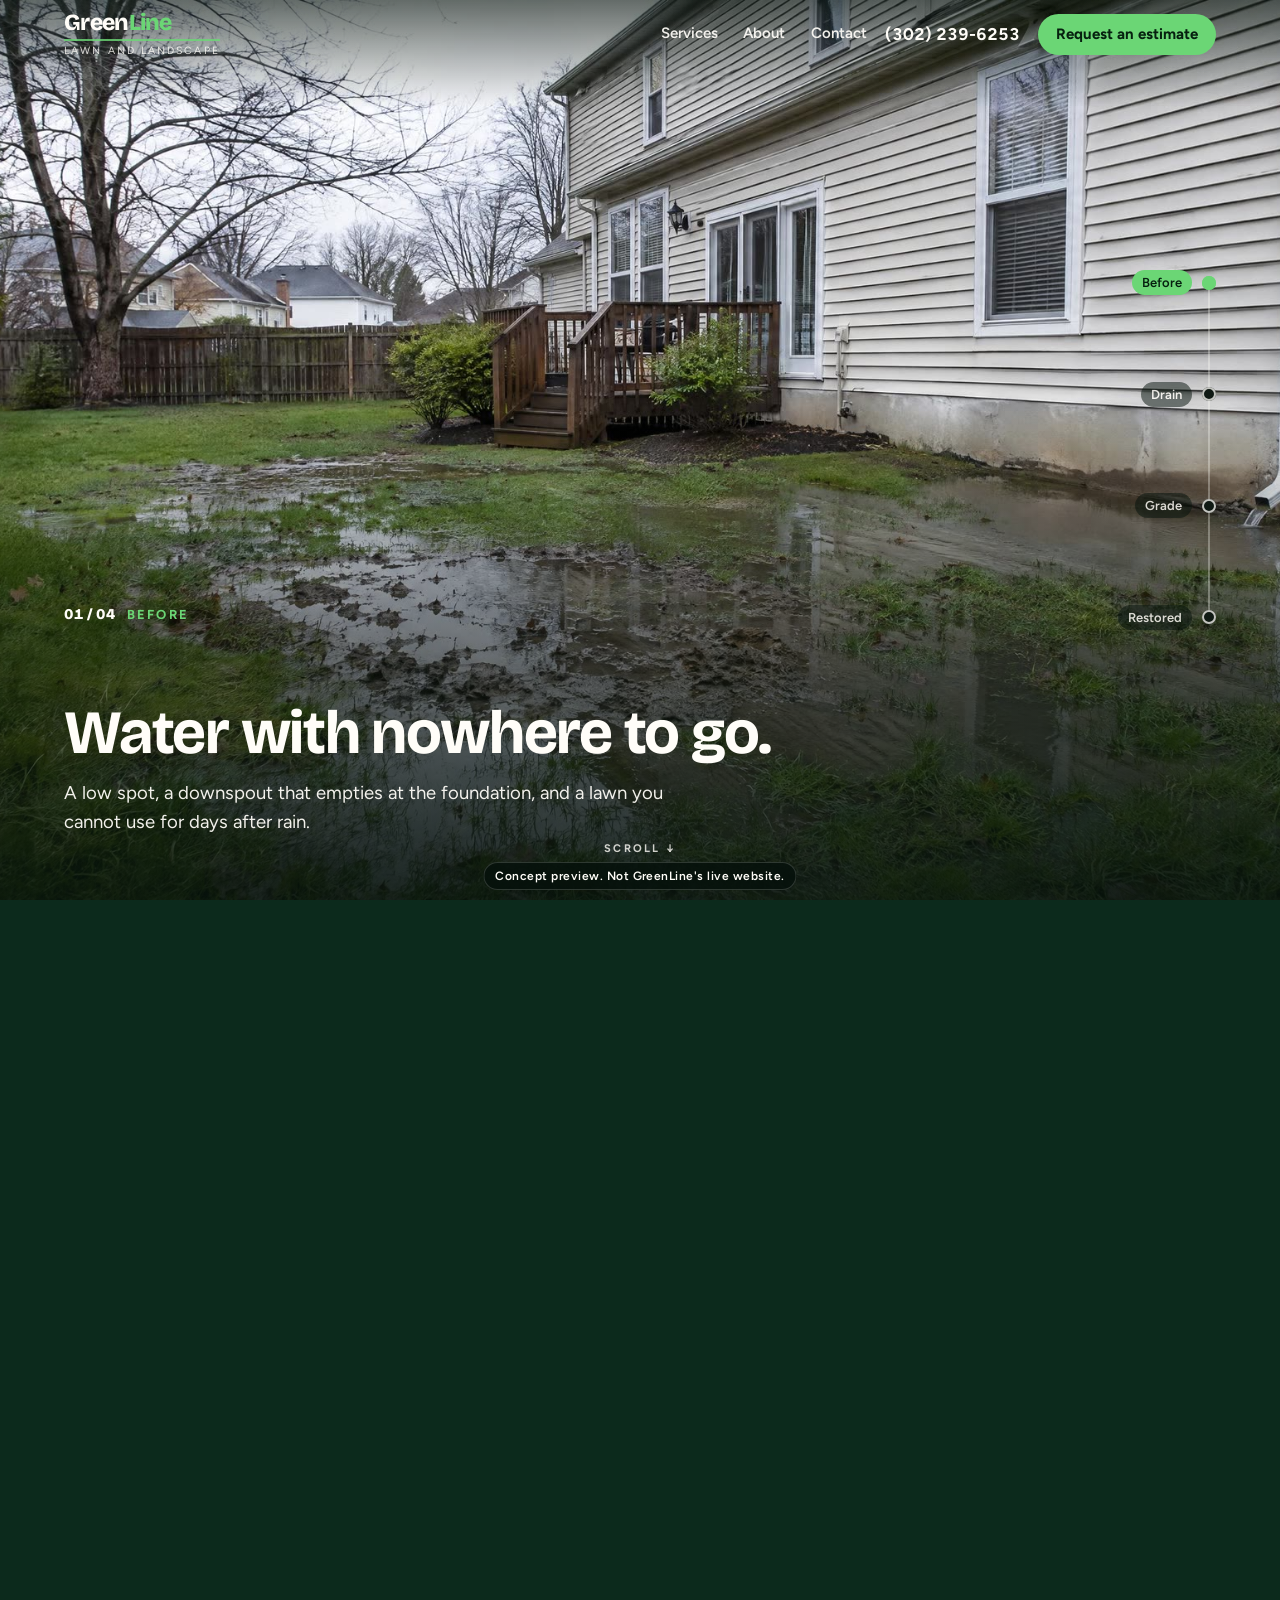
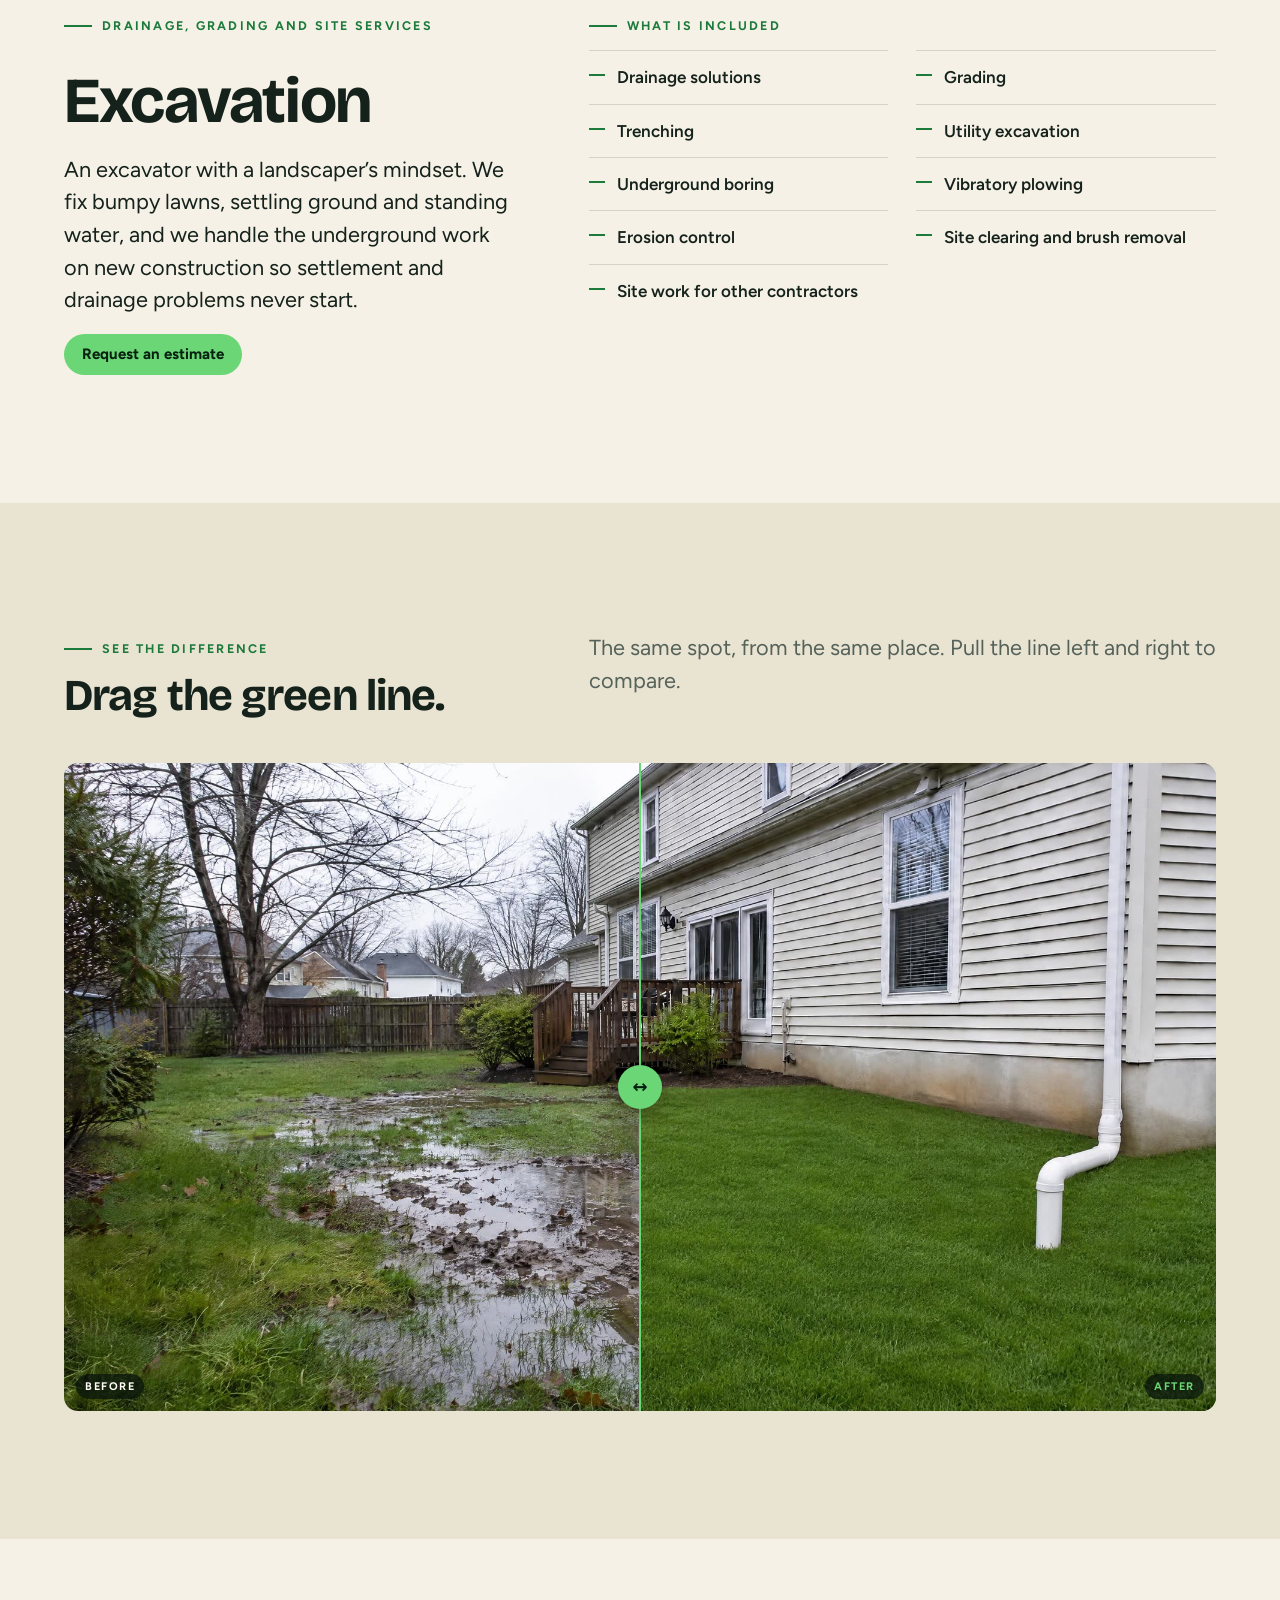
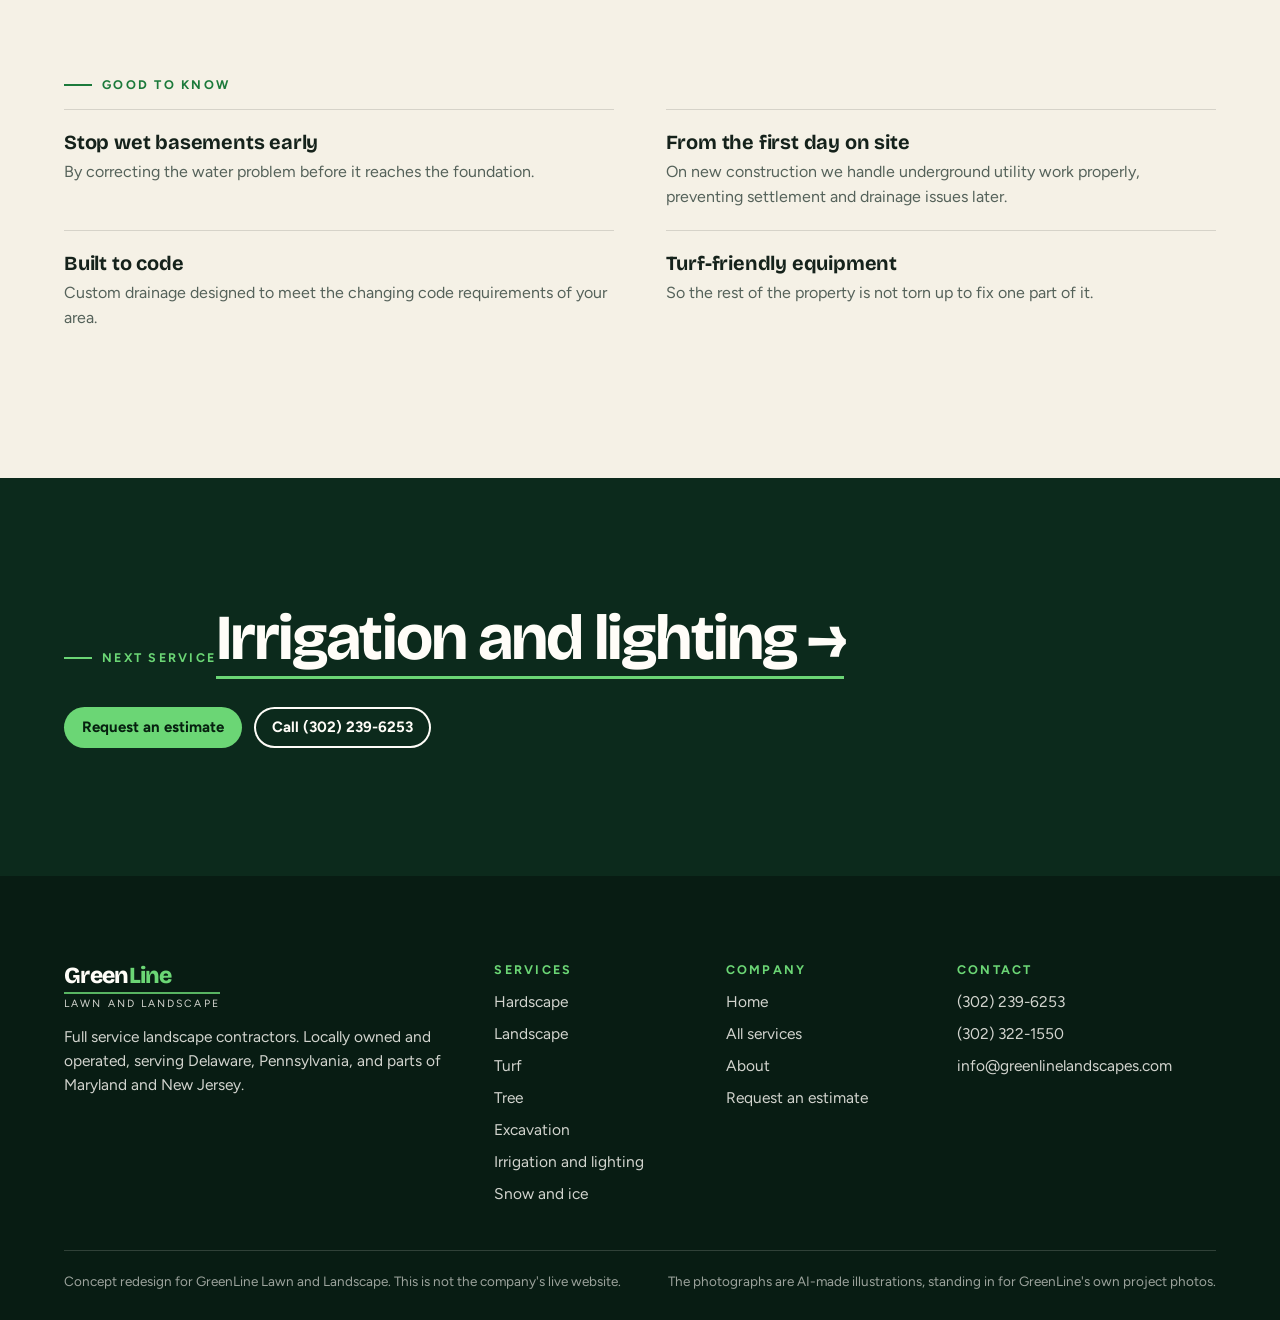
<file: excavation.html>
<!doctype html>
<html lang="en">
<head>
<meta charset="utf-8">
<meta name="viewport" content="width=device-width, initial-scale=1, viewport-fit=cover">
<meta name="robots" content="noindex, nofollow">
<title>Excavation | GreenLine Lawn and Landscape</title>
<meta name="description" content="An excavator with a landscaper&rsquo;s mindset. We fix bumpy lawns, settling ground and standing water, and we handle the underground work on new construction so settlement and drainage problems never start.">
<meta name="theme-color" content="#0c2a1c">
<link rel="icon" href="data:image/svg+xml,%3Csvg xmlns='http://www.w3.org/2000/svg' viewBox='0 0 32 32'%3E%3Crect width='32' height='32' rx='7' fill='%230c2a1c'/%3E%3Cpath d='M7 21h18' stroke='%236bd675' stroke-width='4' stroke-linecap='round'/%3E%3C/svg%3E">
<link rel="preconnect" href="https://fonts.googleapis.com">
<link rel="preconnect" href="https://fonts.gstatic.com" crossorigin>
<link rel="stylesheet" href="https://fonts.googleapis.com/css2?family=Bricolage+Grotesque:opsz,wght@12..96,500..800&family=Figtree:wght@400;500;600;700&display=swap">
<link rel="stylesheet" href="assets/site.css">
</head>
<body>
<a class="skip" href="#main">Skip to content</a>
<header class="top">
  <a class="brand" href="index.html" aria-label="GreenLine Lawn and Landscape, home"><b>Green<i>Line</i></b><span>Lawn and Landscape</span></a>
  <nav class="nav" aria-label="Main"><a href="services.html">Services</a><a href="about.html">About</a><a href="contact.html">Contact</a></nav>
  <a class="tel" href="tel:+13022396253">(302) 239-6253</a>
  <a class="btn" href="contact.html">Request an estimate</a>
  <button class="menu" type="button" aria-expanded="false">Menu</button>
</header>
<main id="main">
  <section class="process" data-process style="height:520vh;height:520svh" aria-label="Excavation: the process in 4 steps">
    <div class="stage">
      <img class="layer" fetchpriority="high" src="img/drainage-1.jpg" srcset="img/drainage-1.jpg 1920w, img/full/drainage-1.jpg 2688w" sizes="(max-aspect-ratio: 3/4) 110vh, (max-aspect-ratio: 16/9) 177vh, 100vw" alt="Excavation, step 1 of 4: Before">
      <img class="layer" data-fx="rise" decoding="async" src="img/drainage-2.jpg" srcset="img/drainage-2.jpg 1920w, img/full/drainage-2.jpg 2688w" sizes="(max-aspect-ratio: 3/4) 110vh, (max-aspect-ratio: 16/9) 177vh, 100vw" alt="Excavation, step 2 of 4: Drain">
      <img class="layer" data-fx="sweep" decoding="async" src="img/drainage-3.jpg" srcset="img/drainage-3.jpg 1920w, img/full/drainage-3.jpg 2688w" sizes="(max-aspect-ratio: 3/4) 110vh, (max-aspect-ratio: 16/9) 177vh, 100vw" alt="Excavation, step 3 of 4: Grade">
      <img class="layer" data-fx="fade" decoding="async" src="img/drainage-4.jpg" srcset="img/drainage-4.jpg 1920w, img/full/drainage-4.jpg 2688w" sizes="(max-aspect-ratio: 3/4) 110vh, (max-aspect-ratio: 16/9) 177vh, 100vw" alt="Excavation, step 4 of 4: Restored">
      <div class="shade"></div>
      <div class="words">
        <p class="step" aria-hidden="true"><b>01 / 04</b><span>Before</span></p>
        <div class="lines" aria-live="polite">
          <div class="line on"><h1>Water with nowhere to go.</h1><p>A low spot, a downspout that empties at the foundation, and a lawn you cannot use for days after rain.</p></div>
          <div class="line"><h2>Give it a way out.</h2><p>French drains, dry wells and underground downspout extensions carry water away before it reaches the foundation.</p></div>
          <div class="line"><h2>Then shape the surface.</h2><p>Proper grading and swaling make the lawn shed water instead of holding it. Erosion control goes down with the seed.</p></div>
          <div class="line"><h2>Back to lawn. Better than it was.</h2><p>We restore the site to how it was, or better. That is the difference when the excavator is also a landscaper.</p></div>
        </div>
      </div>
      <div class="rail" role="group" aria-label="Jump to a step"><i class="rail-fill"></i><button type="button" data-name="Before" aria-label="Step 1: Before"><span>Before</span></button><button type="button" data-name="Drain" aria-label="Step 2: Drain"><span>Drain</span></button><button type="button" data-name="Grade" aria-label="Step 3: Grade"><span>Grade</span></button><button type="button" data-name="Restored" aria-label="Step 4: Restored"><span>Restored</span></button></div>
      <div class="hint" aria-hidden="true">Scroll &darr;</div>
    </div>
  </section>

  <section class="band">
    <div class="wrap split">
      <div class="stack"><p class="eyebrow">Drainage, grading and site services</p><h2 class="h-xl">Excavation</h2><p class="lede">An excavator with a landscaper&rsquo;s mindset. We fix bumpy lawns, settling ground and standing water, and we handle the underground work on new construction so settlement and drainage problems never start.</p><a class="btn" href="contact.html">Request an estimate</a></div>
      <div class="reveal"><p class="eyebrow">What is included</p><ul class="ticks"><li>Drainage solutions</li><li>Grading</li><li>Trenching</li><li>Utility excavation</li><li>Underground boring</li><li>Vibratory plowing</li><li>Erosion control</li><li>Site clearing and brush removal</li><li>Site work for other contractors</li></ul></div>
    </div>
  </section>

  <section class="band tint">
    <div class="wrap">
      <div class="split" style="margin-bottom:clamp(24px,4vw,44px)">
        <div><p class="eyebrow">See the difference</p><h2 class="h-lg">Drag the green line.</h2></div>
        <p class="lede muted">The same spot, from the same place. Pull the line left and right to compare.</p>
      </div>
      <div class="compare reveal">
        <img src="img/drainage-1.jpg" alt="Excavation: before" loading="lazy">
        <img class="after" src="img/drainage-4.jpg" alt="Excavation: after" loading="lazy">
        <input type="range" min="0" max="100" value="50" step="0.5" aria-label="Slide to compare before and after">
        <span class="grip"></span><span class="lab l">Before</span><span class="lab r">After</span>
      </div>
    </div>
  </section>


  <section class="band">
    <div class="wrap">
      <p class="eyebrow">Good to know</p>
      <dl class="facts"><div class="reveal"><dt>Stop wet basements early</dt><dd>By correcting the water problem before it reaches the foundation.</dd></div><div class="reveal"><dt>From the first day on site</dt><dd>On new construction we handle underground utility work properly, preventing settlement and drainage issues later.</dd></div><div class="reveal"><dt>Built to code</dt><dd>Custom drainage designed to meet the changing code requirements of your area.</dd></div><div class="reveal"><dt>Turf-friendly equipment</dt><dd>So the rest of the property is not torn up to fix one part of it.</dd></div></dl>
    </div>
  </section>

  <section class="band dark">
    <div class="wrap next">
      <div><p class="eyebrow">Next service</p><a class="big" href="irrigation-lighting.html">Irrigation and lighting &rarr;</a></div>
      <div class="cta-band"><div class="actions"><a class="btn" href="contact.html">Request an estimate</a><a class="btn ghost" href="tel:+13022396253">Call (302) 239-6253</a></div></div>
    </div>
  </section>
</main>
<footer>
  <div class="wrap">
    <div class="foot">
      <div><a class="brand" href="index.html" aria-label="GreenLine Lawn and Landscape, home"><b>Green<i>Line</i></b><span>Lawn and Landscape</span></a><p>Full service landscape contractors. Locally owned and operated, serving Delaware, Pennsylvania, and parts of Maryland and New Jersey.</p></div>
      <div><h3>Services</h3><ul><li><a href="hardscape.html">Hardscape</a></li><li><a href="landscape.html">Landscape</a></li><li><a href="turf.html">Turf</a></li><li><a href="tree.html">Tree</a></li><li><a href="excavation.html">Excavation</a></li><li><a href="irrigation-lighting.html">Irrigation and lighting</a></li><li><a href="snow.html">Snow and ice</a></li></ul></div>
      <div><h3>Company</h3><ul><li><a href="index.html">Home</a></li><li><a href="services.html">All services</a></li><li><a href="about.html">About</a></li><li><a href="contact.html">Request an estimate</a></li></ul></div>
      <div><h3>Contact</h3><ul><li><a href="tel:+13022396253">(302) 239-6253</a></li><li><a href="tel:+13023221550">(302) 322-1550</a></li><li><a href="mailto:info@greenlinelandscapes.com">info@greenlinelandscapes.com</a></li></ul></div>
    </div>
    <p class="concept"><span>Concept redesign for GreenLine Lawn and Landscape. This is not the company's live website.</span><span>The photographs are AI-made illustrations, standing in for GreenLine's own project photos.</span></p>
  </div>
</footer>
<p class="flag" role="note">Concept preview. Not GreenLine's live website.</p>
<script src="assets/site.js"></script>
</body>
</html>
</file>
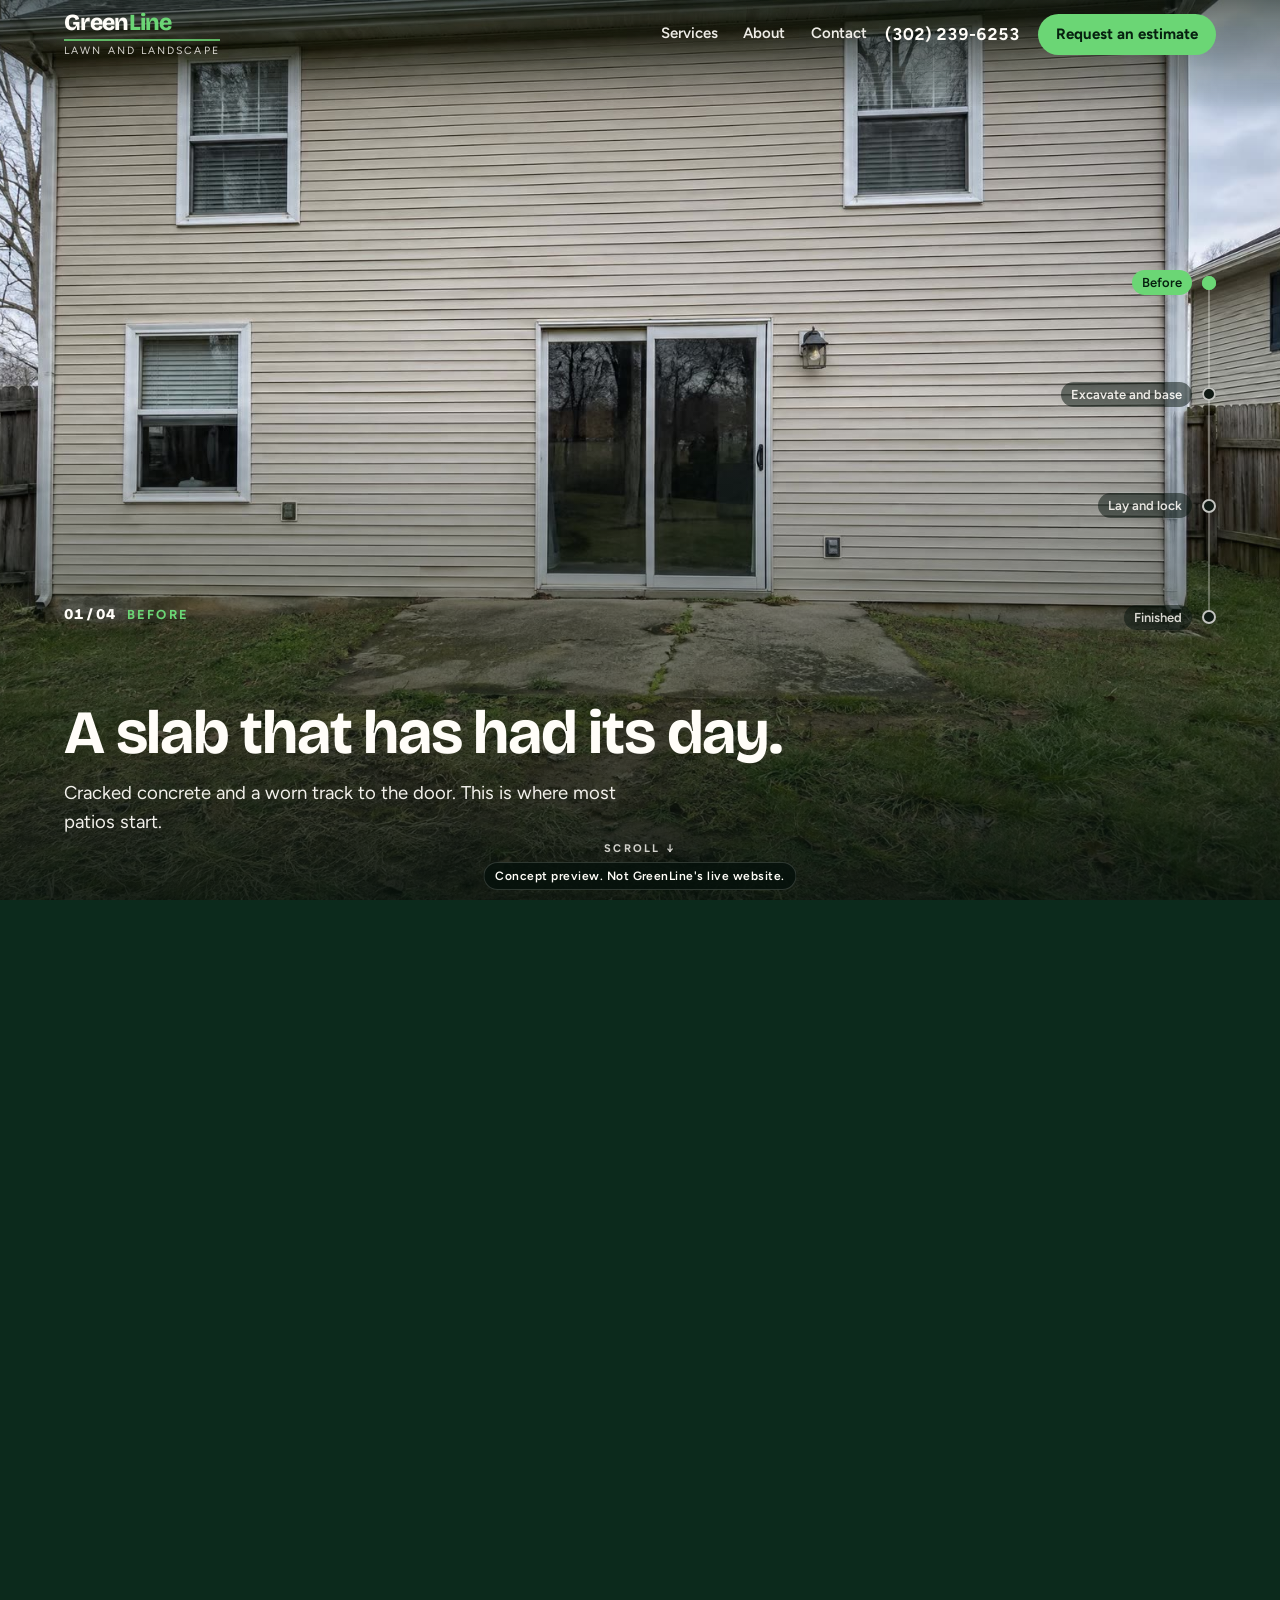
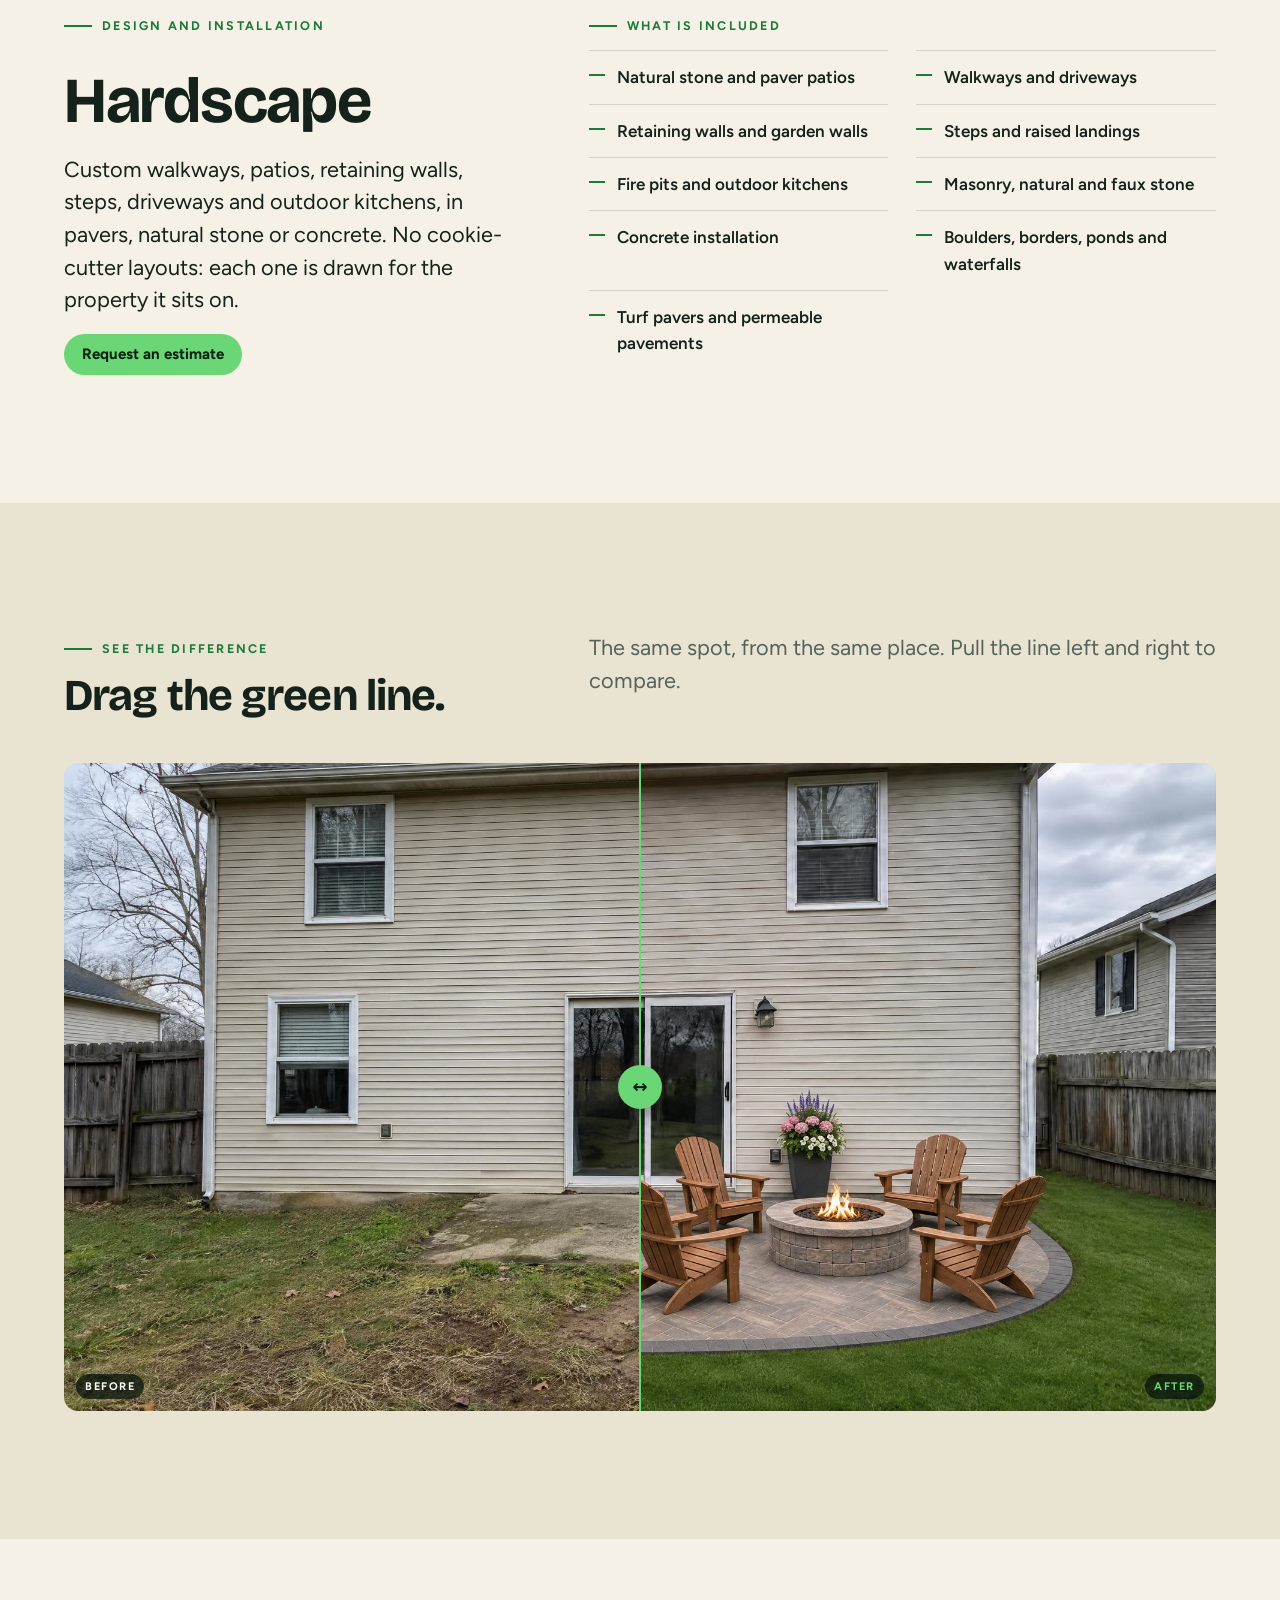
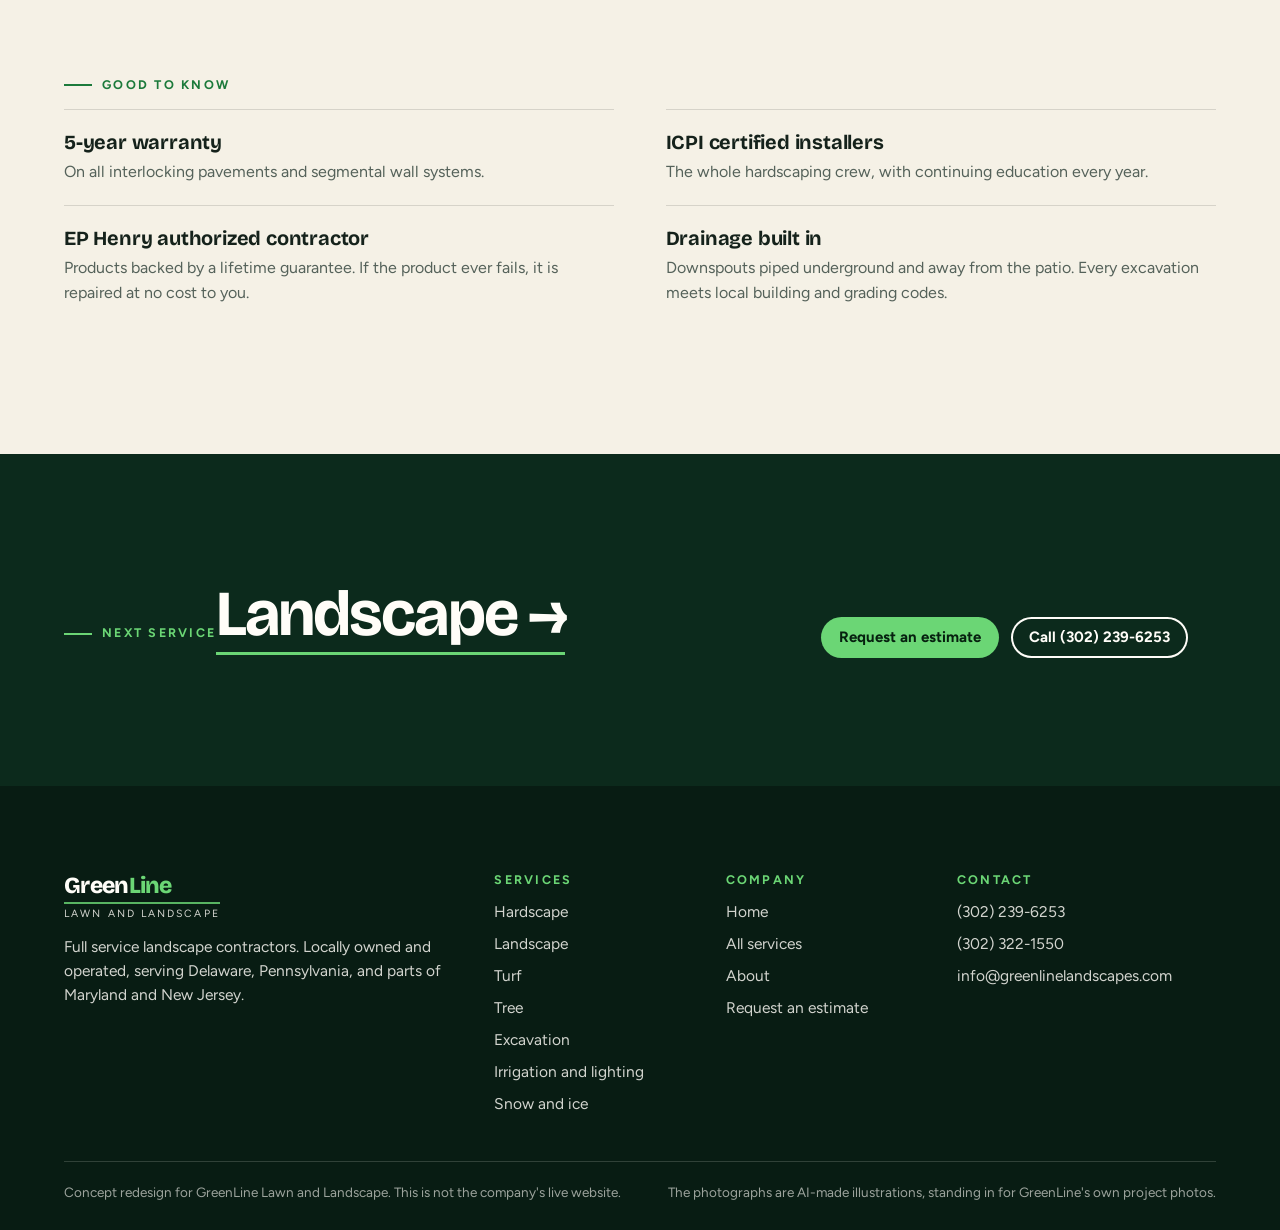
<file: hardscape.html>
<!doctype html>
<html lang="en">
<head>
<meta charset="utf-8">
<meta name="viewport" content="width=device-width, initial-scale=1, viewport-fit=cover">
<meta name="robots" content="noindex, nofollow">
<title>Hardscape | GreenLine Lawn and Landscape</title>
<meta name="description" content="Custom walkways, patios, retaining walls, steps, driveways and outdoor kitchens, in pavers, natural stone or concrete. No cookie-cutter layouts: each one is drawn for the property it sits on.">
<meta name="theme-color" content="#0c2a1c">
<link rel="icon" href="data:image/svg+xml,%3Csvg xmlns='http://www.w3.org/2000/svg' viewBox='0 0 32 32'%3E%3Crect width='32' height='32' rx='7' fill='%230c2a1c'/%3E%3Cpath d='M7 21h18' stroke='%236bd675' stroke-width='4' stroke-linecap='round'/%3E%3C/svg%3E">
<link rel="preconnect" href="https://fonts.googleapis.com">
<link rel="preconnect" href="https://fonts.gstatic.com" crossorigin>
<link rel="stylesheet" href="https://fonts.googleapis.com/css2?family=Bricolage+Grotesque:opsz,wght@12..96,500..800&family=Figtree:wght@400;500;600;700&display=swap">
<link rel="stylesheet" href="assets/site.css">
</head>
<body>
<a class="skip" href="#main">Skip to content</a>
<header class="top">
  <a class="brand" href="index.html" aria-label="GreenLine Lawn and Landscape, home"><b>Green<i>Line</i></b><span>Lawn and Landscape</span></a>
  <nav class="nav" aria-label="Main"><a href="services.html">Services</a><a href="about.html">About</a><a href="contact.html">Contact</a></nav>
  <a class="tel" href="tel:+13022396253">(302) 239-6253</a>
  <a class="btn" href="contact.html">Request an estimate</a>
  <button class="menu" type="button" aria-expanded="false">Menu</button>
</header>
<main id="main">
  <section class="process" data-process style="height:520vh;height:520svh" aria-label="Hardscape: the process in 4 steps">
    <div class="stage">
      <img class="layer" fetchpriority="high" src="img/hardscape-1.jpg" srcset="img/hardscape-1.jpg 1920w, img/full/hardscape-1.jpg 2688w" sizes="(max-aspect-ratio: 3/4) 110vh, (max-aspect-ratio: 16/9) 177vh, 100vw" alt="Hardscape, step 1 of 4: Before">
      <img class="layer" data-fx="rise" decoding="async" src="img/hardscape-2.jpg" srcset="img/hardscape-2.jpg 1920w, img/full/hardscape-2.jpg 2688w" sizes="(max-aspect-ratio: 3/4) 110vh, (max-aspect-ratio: 16/9) 177vh, 100vw" alt="Hardscape, step 2 of 4: Excavate and base">
      <img class="layer" data-fx="sweep" decoding="async" src="img/hardscape-3.jpg" srcset="img/hardscape-3.jpg 1920w, img/full/hardscape-3.jpg 2688w" sizes="(max-aspect-ratio: 3/4) 110vh, (max-aspect-ratio: 16/9) 177vh, 100vw" alt="Hardscape, step 3 of 4: Lay and lock">
      <img class="layer" data-fx="fade" decoding="async" src="img/hardscape-4.jpg" srcset="img/hardscape-4.jpg 1920w, img/full/hardscape-4.jpg 2688w" sizes="(max-aspect-ratio: 3/4) 110vh, (max-aspect-ratio: 16/9) 177vh, 100vw" alt="Hardscape, step 4 of 4: Finished">
      <div class="shade"></div>
      <div class="words">
        <p class="step" aria-hidden="true"><b>01 / 04</b><span>Before</span></p>
        <div class="lines" aria-live="polite">
          <div class="line on"><h1>A slab that has had its day.</h1><p>Cracked concrete and a worn track to the door. This is where most patios start.</p></div>
          <div class="line"><h2>The part you will never see.</h2><p>We dig out, grade for drainage and compact a stone base. Our own equipment means this takes days, not weeks.</p></div>
          <div class="line"><h2>Pavers down, edges locked.</h2><p>Every crew member is an ICPI certified installer, working above the industry standard.</p></div>
          <div class="line"><h2>Somewhere to sit for decades.</h2><p>Seat wall, fire pit, lighting if you want it, and a 5-year warranty on the pavement and walls.</p></div>
        </div>
      </div>
      <div class="rail" role="group" aria-label="Jump to a step"><i class="rail-fill"></i><button type="button" data-name="Before" aria-label="Step 1: Before"><span>Before</span></button><button type="button" data-name="Excavate and base" aria-label="Step 2: Excavate and base"><span>Excavate and base</span></button><button type="button" data-name="Lay and lock" aria-label="Step 3: Lay and lock"><span>Lay and lock</span></button><button type="button" data-name="Finished" aria-label="Step 4: Finished"><span>Finished</span></button></div>
      <div class="hint" aria-hidden="true">Scroll &darr;</div>
    </div>
  </section>

  <section class="band">
    <div class="wrap split">
      <div class="stack"><p class="eyebrow">Design and installation</p><h2 class="h-xl">Hardscape</h2><p class="lede">Custom walkways, patios, retaining walls, steps, driveways and outdoor kitchens, in pavers, natural stone or concrete. No cookie-cutter layouts: each one is drawn for the property it sits on.</p><a class="btn" href="contact.html">Request an estimate</a></div>
      <div class="reveal"><p class="eyebrow">What is included</p><ul class="ticks"><li>Natural stone and paver patios</li><li>Walkways and driveways</li><li>Retaining walls and garden walls</li><li>Steps and raised landings</li><li>Fire pits and outdoor kitchens</li><li>Masonry, natural and faux stone</li><li>Concrete installation</li><li>Boulders, borders, ponds and waterfalls</li><li>Turf pavers and permeable pavements</li></ul></div>
    </div>
  </section>

  <section class="band tint">
    <div class="wrap">
      <div class="split" style="margin-bottom:clamp(24px,4vw,44px)">
        <div><p class="eyebrow">See the difference</p><h2 class="h-lg">Drag the green line.</h2></div>
        <p class="lede muted">The same spot, from the same place. Pull the line left and right to compare.</p>
      </div>
      <div class="compare reveal">
        <img src="img/hardscape-1.jpg" alt="Hardscape: before" loading="lazy">
        <img class="after" src="img/hardscape-4.jpg" alt="Hardscape: after" loading="lazy">
        <input type="range" min="0" max="100" value="50" step="0.5" aria-label="Slide to compare before and after">
        <span class="grip"></span><span class="lab l">Before</span><span class="lab r">After</span>
      </div>
    </div>
  </section>


  <section class="band">
    <div class="wrap">
      <p class="eyebrow">Good to know</p>
      <dl class="facts"><div class="reveal"><dt>5-year warranty</dt><dd>On all interlocking pavements and segmental wall systems.</dd></div><div class="reveal"><dt>ICPI certified installers</dt><dd>The whole hardscaping crew, with continuing education every year.</dd></div><div class="reveal"><dt>EP Henry authorized contractor</dt><dd>Products backed by a lifetime guarantee. If the product ever fails, it is repaired at no cost to you.</dd></div><div class="reveal"><dt>Drainage built in</dt><dd>Downspouts piped underground and away from the patio. Every excavation meets local building and grading codes.</dd></div></dl>
    </div>
  </section>

  <section class="band dark">
    <div class="wrap next">
      <div><p class="eyebrow">Next service</p><a class="big" href="landscape.html">Landscape &rarr;</a></div>
      <div class="cta-band"><div class="actions"><a class="btn" href="contact.html">Request an estimate</a><a class="btn ghost" href="tel:+13022396253">Call (302) 239-6253</a></div></div>
    </div>
  </section>
</main>
<footer>
  <div class="wrap">
    <div class="foot">
      <div><a class="brand" href="index.html" aria-label="GreenLine Lawn and Landscape, home"><b>Green<i>Line</i></b><span>Lawn and Landscape</span></a><p>Full service landscape contractors. Locally owned and operated, serving Delaware, Pennsylvania, and parts of Maryland and New Jersey.</p></div>
      <div><h3>Services</h3><ul><li><a href="hardscape.html">Hardscape</a></li><li><a href="landscape.html">Landscape</a></li><li><a href="turf.html">Turf</a></li><li><a href="tree.html">Tree</a></li><li><a href="excavation.html">Excavation</a></li><li><a href="irrigation-lighting.html">Irrigation and lighting</a></li><li><a href="snow.html">Snow and ice</a></li></ul></div>
      <div><h3>Company</h3><ul><li><a href="index.html">Home</a></li><li><a href="services.html">All services</a></li><li><a href="about.html">About</a></li><li><a href="contact.html">Request an estimate</a></li></ul></div>
      <div><h3>Contact</h3><ul><li><a href="tel:+13022396253">(302) 239-6253</a></li><li><a href="tel:+13023221550">(302) 322-1550</a></li><li><a href="mailto:info@greenlinelandscapes.com">info@greenlinelandscapes.com</a></li></ul></div>
    </div>
    <p class="concept"><span>Concept redesign for GreenLine Lawn and Landscape. This is not the company's live website.</span><span>The photographs are AI-made illustrations, standing in for GreenLine's own project photos.</span></p>
  </div>
</footer>
<p class="flag" role="note">Concept preview. Not GreenLine's live website.</p>
<script src="assets/site.js"></script>
</body>
</html>
</file>
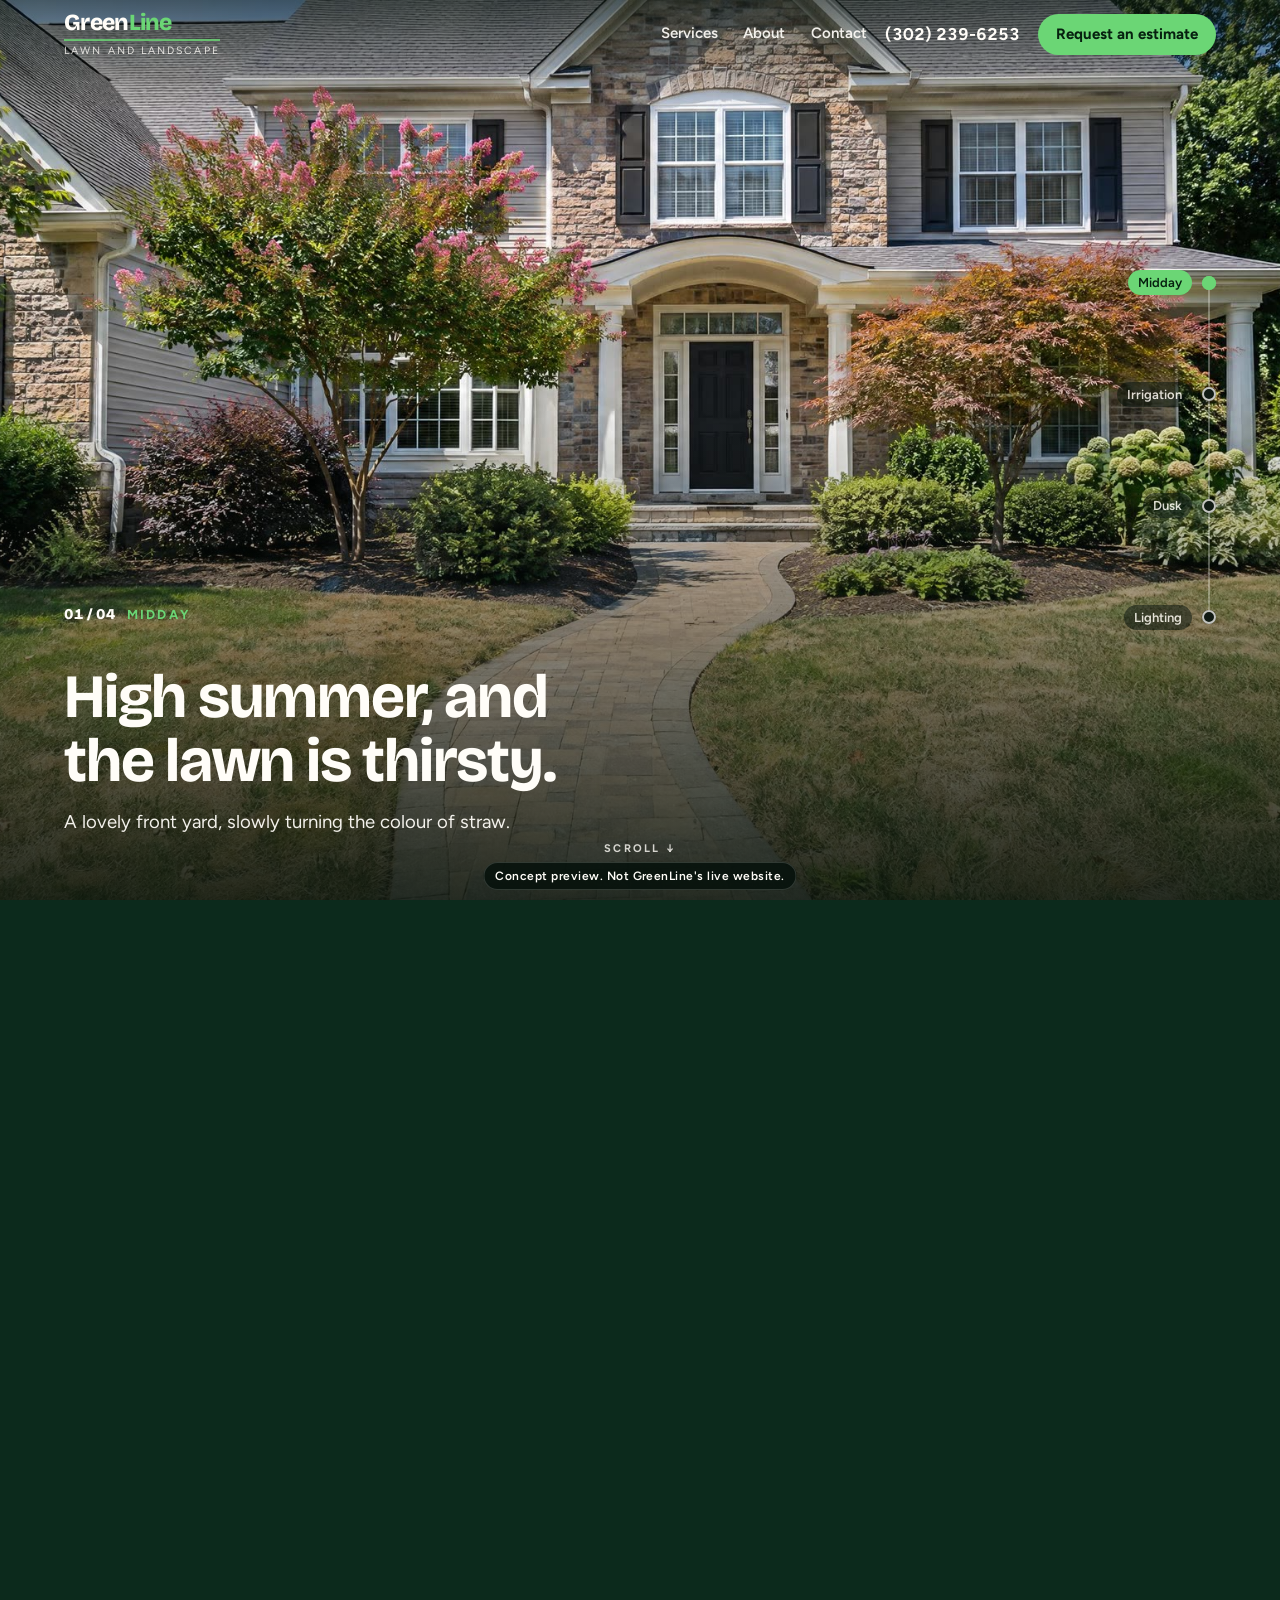
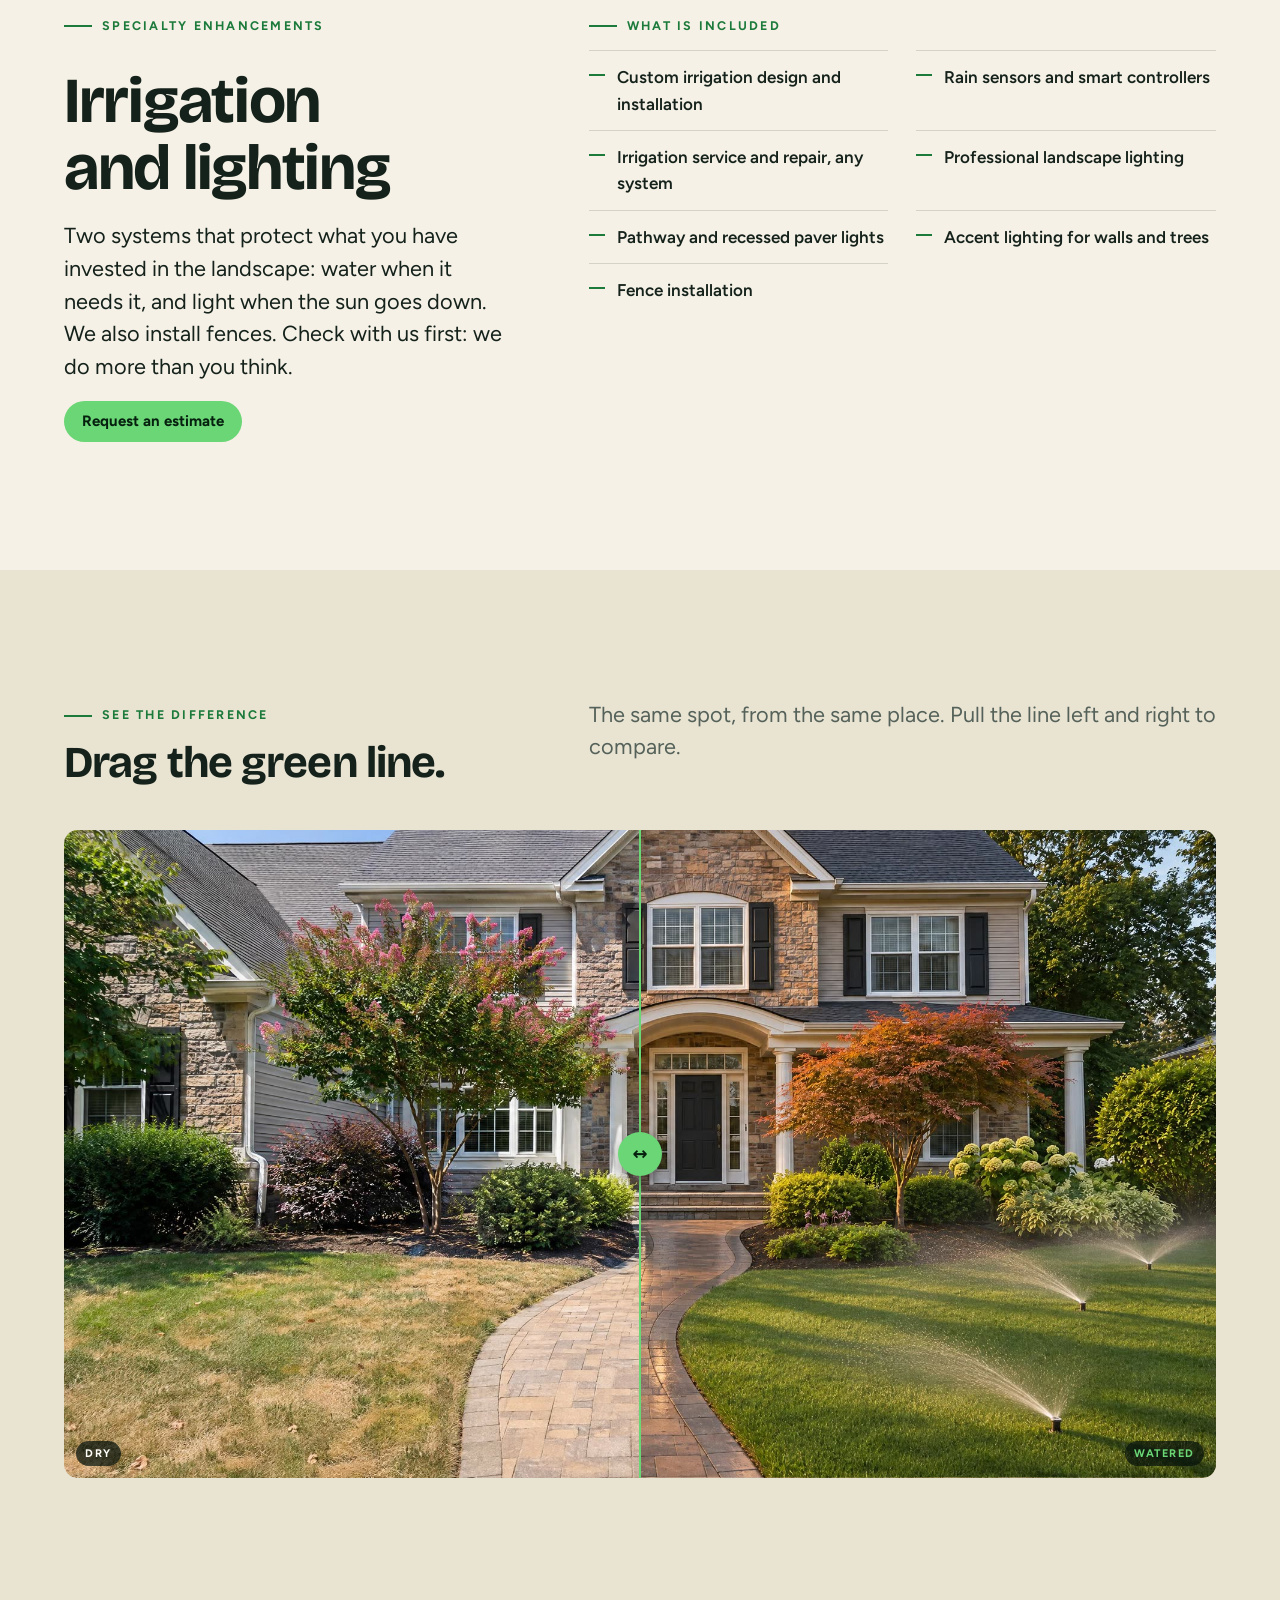
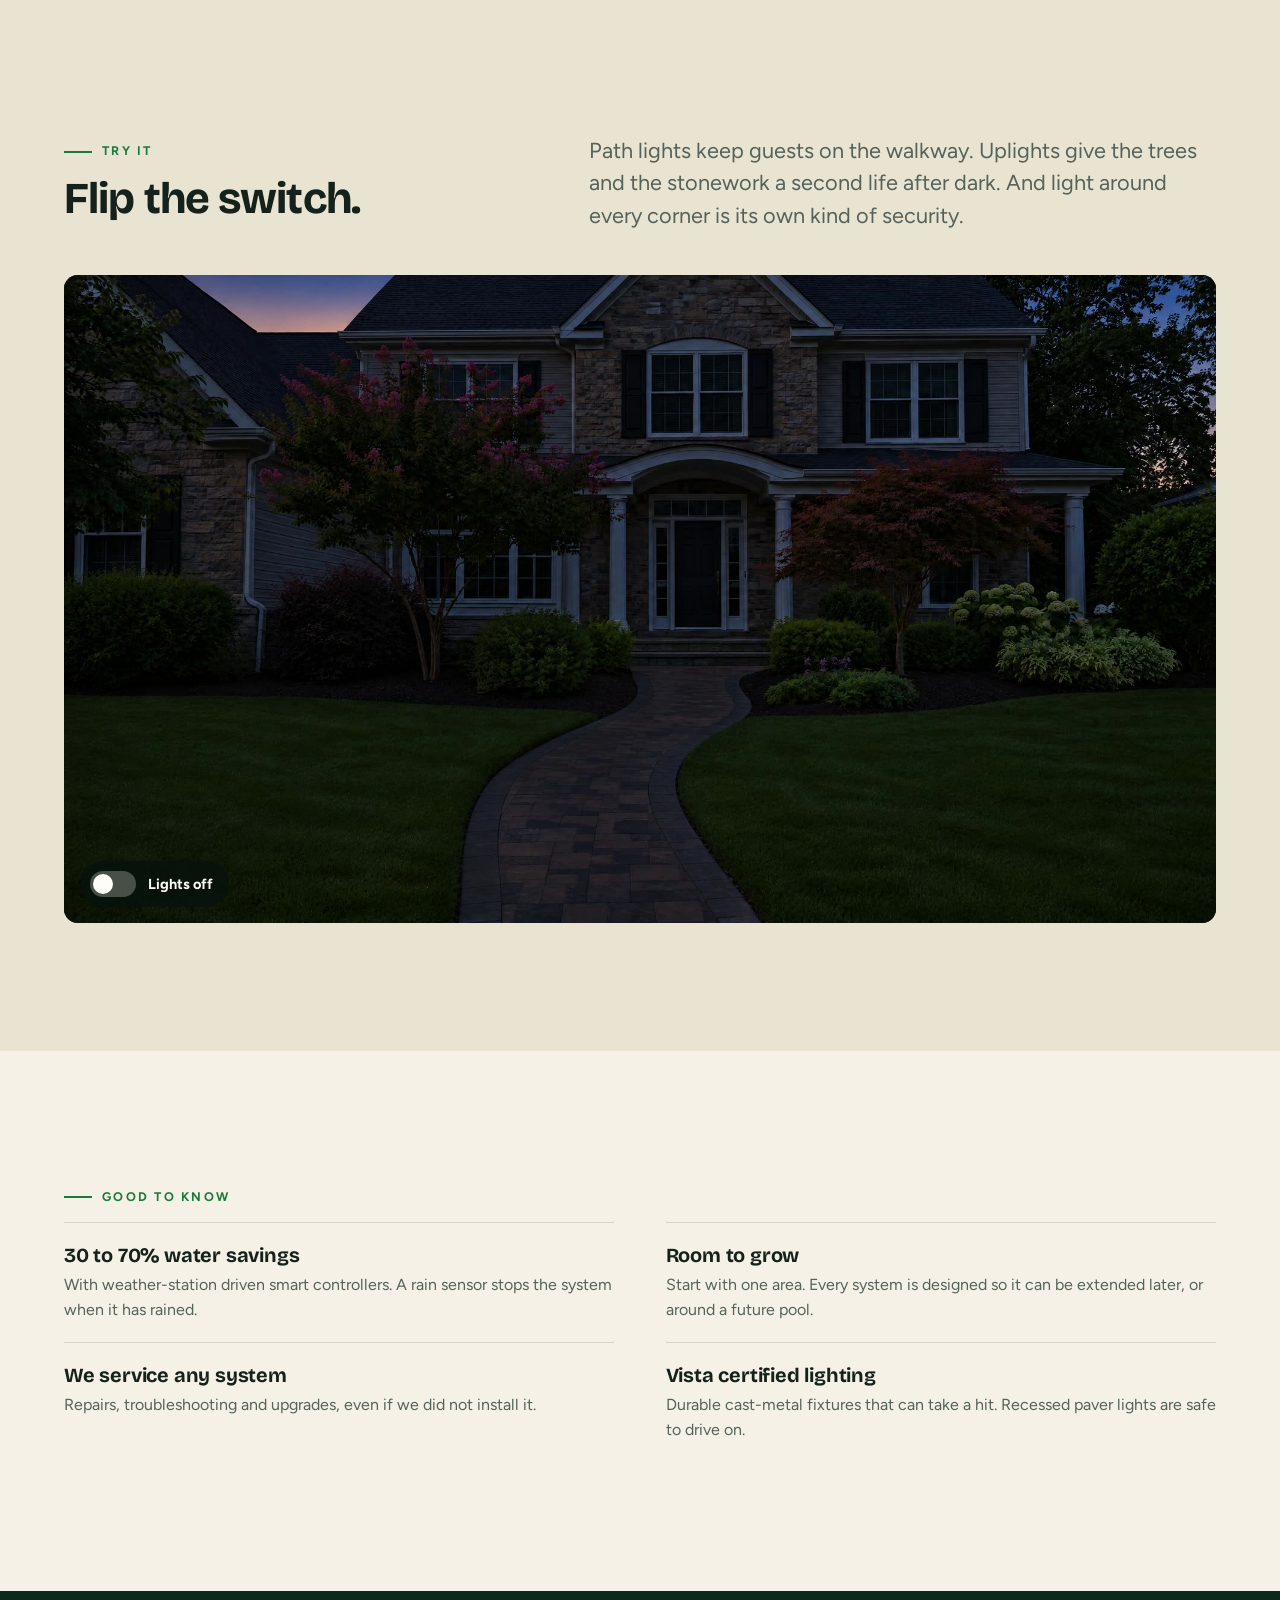
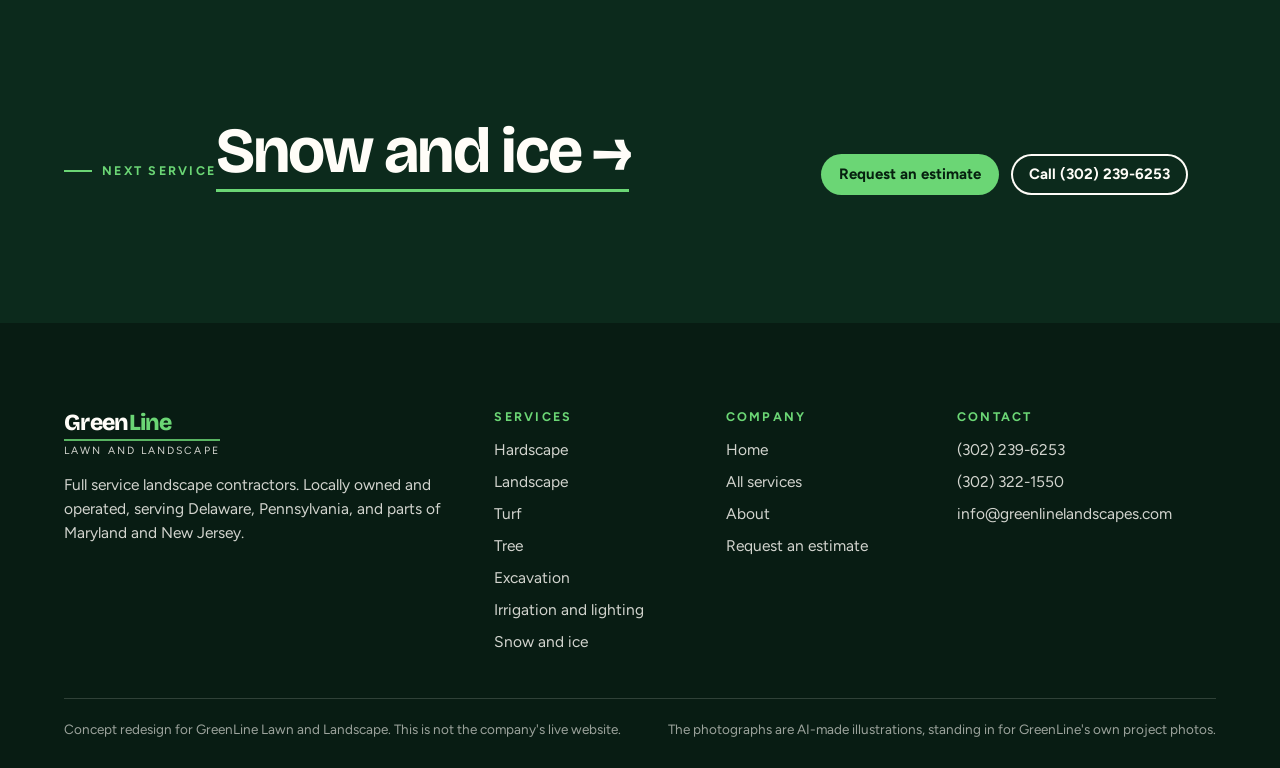
<file: irrigation-lighting.html>
<!doctype html>
<html lang="en">
<head>
<meta charset="utf-8">
<meta name="viewport" content="width=device-width, initial-scale=1, viewport-fit=cover">
<meta name="robots" content="noindex, nofollow">
<title>Irrigation and lighting | GreenLine Lawn and Landscape</title>
<meta name="description" content="Two systems that protect what you have invested in the landscape: water when it needs it, and light when the sun goes down. We also install fences. Check with us first: we do more than you think.">
<meta name="theme-color" content="#0c2a1c">
<link rel="icon" href="data:image/svg+xml,%3Csvg xmlns='http://www.w3.org/2000/svg' viewBox='0 0 32 32'%3E%3Crect width='32' height='32' rx='7' fill='%230c2a1c'/%3E%3Cpath d='M7 21h18' stroke='%236bd675' stroke-width='4' stroke-linecap='round'/%3E%3C/svg%3E">
<link rel="preconnect" href="https://fonts.googleapis.com">
<link rel="preconnect" href="https://fonts.gstatic.com" crossorigin>
<link rel="stylesheet" href="https://fonts.googleapis.com/css2?family=Bricolage+Grotesque:opsz,wght@12..96,500..800&family=Figtree:wght@400;500;600;700&display=swap">
<link rel="stylesheet" href="assets/site.css">
</head>
<body>
<a class="skip" href="#main">Skip to content</a>
<header class="top">
  <a class="brand" href="index.html" aria-label="GreenLine Lawn and Landscape, home"><b>Green<i>Line</i></b><span>Lawn and Landscape</span></a>
  <nav class="nav" aria-label="Main"><a href="services.html">Services</a><a href="about.html">About</a><a href="contact.html">Contact</a></nav>
  <a class="tel" href="tel:+13022396253">(302) 239-6253</a>
  <a class="btn" href="contact.html">Request an estimate</a>
  <button class="menu" type="button" aria-expanded="false">Menu</button>
</header>
<main id="main">
  <section class="process" data-process style="height:520vh;height:520svh" aria-label="Irrigation and lighting: the process in 4 steps">
    <div class="stage">
      <img class="layer" fetchpriority="high" src="img/specialty-1.jpg" srcset="img/specialty-1.jpg 1920w, img/full/specialty-1.jpg 2688w" sizes="(max-aspect-ratio: 3/4) 110vh, (max-aspect-ratio: 16/9) 177vh, 100vw" alt="Irrigation and lighting, step 1 of 4: Midday">
      <img class="layer" data-fx="iris" decoding="async" src="img/specialty-2.jpg" srcset="img/specialty-2.jpg 1920w, img/full/specialty-2.jpg 2688w" sizes="(max-aspect-ratio: 3/4) 110vh, (max-aspect-ratio: 16/9) 177vh, 100vw" alt="Irrigation and lighting, step 2 of 4: Irrigation">
      <img class="layer" data-fx="fade" decoding="async" src="img/specialty-3.jpg" srcset="img/specialty-3.jpg 1920w, img/full/specialty-3.jpg 2688w" sizes="(max-aspect-ratio: 3/4) 110vh, (max-aspect-ratio: 16/9) 177vh, 100vw" alt="Irrigation and lighting, step 3 of 4: Dusk">
      <img class="layer" data-fx="iris" decoding="async" src="img/specialty-4.jpg" srcset="img/specialty-4.jpg 1920w, img/full/specialty-4.jpg 2688w" sizes="(max-aspect-ratio: 3/4) 110vh, (max-aspect-ratio: 16/9) 177vh, 100vw" alt="Irrigation and lighting, step 4 of 4: Lighting">
      <div class="shade"></div>
      <div class="words">
        <p class="step" aria-hidden="true"><b>01 / 04</b><span>Midday</span></p>
        <div class="lines" aria-live="polite">
          <div class="line on"><h1>High summer, and the lawn is thirsty.</h1><p>A lovely front yard, slowly turning the colour of straw.</p></div>
          <div class="line"><h2>Water at dawn, when every drop counts.</h2><p>The lawn drinks before the heat and dries before nightfall. Lines are pulled underground without digging up your turf.</p></div>
          <div class="line"><h2>Then the sun goes down.</h2><p>And everything you have put into the house and the garden disappears with it.</p></div>
          <div class="line"><h2>Unless there is light.</h2><p>Low-voltage lighting along the walk, under the trees and across the front of the house. Beautiful, and safer.</p></div>
        </div>
      </div>
      <div class="rail" role="group" aria-label="Jump to a step"><i class="rail-fill"></i><button type="button" data-name="Midday" aria-label="Step 1: Midday"><span>Midday</span></button><button type="button" data-name="Irrigation" aria-label="Step 2: Irrigation"><span>Irrigation</span></button><button type="button" data-name="Dusk" aria-label="Step 3: Dusk"><span>Dusk</span></button><button type="button" data-name="Lighting" aria-label="Step 4: Lighting"><span>Lighting</span></button></div>
      <div class="hint" aria-hidden="true">Scroll &darr;</div>
    </div>
  </section>

  <section class="band">
    <div class="wrap split">
      <div class="stack"><p class="eyebrow">Specialty enhancements</p><h2 class="h-xl">Irrigation and lighting</h2><p class="lede">Two systems that protect what you have invested in the landscape: water when it needs it, and light when the sun goes down. We also install fences. Check with us first: we do more than you think.</p><a class="btn" href="contact.html">Request an estimate</a></div>
      <div class="reveal"><p class="eyebrow">What is included</p><ul class="ticks"><li>Custom irrigation design and installation</li><li>Rain sensors and smart controllers</li><li>Irrigation service and repair, any system</li><li>Professional landscape lighting</li><li>Pathway and recessed paver lights</li><li>Accent lighting for walls and trees</li><li>Fence installation</li></ul></div>
    </div>
  </section>

  <section class="band tint">
    <div class="wrap">
      <div class="split" style="margin-bottom:clamp(24px,4vw,44px)">
        <div><p class="eyebrow">See the difference</p><h2 class="h-lg">Drag the green line.</h2></div>
        <p class="lede muted">The same spot, from the same place. Pull the line left and right to compare.</p>
      </div>
      <div class="compare reveal">
        <img src="img/specialty-1.jpg" alt="Irrigation and lighting: dry" loading="lazy">
        <img class="after" src="img/specialty-2.jpg" alt="Irrigation and lighting: watered" loading="lazy">
        <input type="range" min="0" max="100" value="50" step="0.5" aria-label="Slide to compare dry and watered">
        <span class="grip"></span><span class="lab l">Dry</span><span class="lab r">Watered</span>
      </div>
    </div>
  </section>

  <section class="band tint">
    <div class="wrap">
      <div class="split" style="margin-bottom:clamp(24px,4vw,44px)">
        <div><p class="eyebrow">Try it</p><h2 class="h-lg">Flip the switch.</h2></div>
        <p class="lede muted">Path lights keep guests on the walkway. Uplights give the trees and the stonework a second life after dark. And light around every corner is its own kind of security.</p>
      </div>
      <div class="lights reveal" data-on="false">
        <img src="img/specialty-3.jpg" alt="The front of the house at dusk with no lighting" loading="lazy">
        <img class="on" src="img/specialty-4.jpg" alt="The same house at night with landscape lighting switched on" loading="lazy">
        <button class="switch" type="button" aria-pressed="false"><i></i><span>Lights off</span></button>
      </div>
    </div>
  </section>

  <section class="band">
    <div class="wrap">
      <p class="eyebrow">Good to know</p>
      <dl class="facts"><div class="reveal"><dt>30 to 70% water savings</dt><dd>With weather-station driven smart controllers. A rain sensor stops the system when it has rained.</dd></div><div class="reveal"><dt>Room to grow</dt><dd>Start with one area. Every system is designed so it can be extended later, or around a future pool.</dd></div><div class="reveal"><dt>We service any system</dt><dd>Repairs, troubleshooting and upgrades, even if we did not install it.</dd></div><div class="reveal"><dt>Vista certified lighting</dt><dd>Durable cast-metal fixtures that can take a hit. Recessed paver lights are safe to drive on.</dd></div></dl>
    </div>
  </section>

  <section class="band dark">
    <div class="wrap next">
      <div><p class="eyebrow">Next service</p><a class="big" href="snow.html">Snow and ice &rarr;</a></div>
      <div class="cta-band"><div class="actions"><a class="btn" href="contact.html">Request an estimate</a><a class="btn ghost" href="tel:+13022396253">Call (302) 239-6253</a></div></div>
    </div>
  </section>
</main>
<footer>
  <div class="wrap">
    <div class="foot">
      <div><a class="brand" href="index.html" aria-label="GreenLine Lawn and Landscape, home"><b>Green<i>Line</i></b><span>Lawn and Landscape</span></a><p>Full service landscape contractors. Locally owned and operated, serving Delaware, Pennsylvania, and parts of Maryland and New Jersey.</p></div>
      <div><h3>Services</h3><ul><li><a href="hardscape.html">Hardscape</a></li><li><a href="landscape.html">Landscape</a></li><li><a href="turf.html">Turf</a></li><li><a href="tree.html">Tree</a></li><li><a href="excavation.html">Excavation</a></li><li><a href="irrigation-lighting.html">Irrigation and lighting</a></li><li><a href="snow.html">Snow and ice</a></li></ul></div>
      <div><h3>Company</h3><ul><li><a href="index.html">Home</a></li><li><a href="services.html">All services</a></li><li><a href="about.html">About</a></li><li><a href="contact.html">Request an estimate</a></li></ul></div>
      <div><h3>Contact</h3><ul><li><a href="tel:+13022396253">(302) 239-6253</a></li><li><a href="tel:+13023221550">(302) 322-1550</a></li><li><a href="mailto:info@greenlinelandscapes.com">info@greenlinelandscapes.com</a></li></ul></div>
    </div>
    <p class="concept"><span>Concept redesign for GreenLine Lawn and Landscape. This is not the company's live website.</span><span>The photographs are AI-made illustrations, standing in for GreenLine's own project photos.</span></p>
  </div>
</footer>
<p class="flag" role="note">Concept preview. Not GreenLine's live website.</p>
<script src="assets/site.js"></script>
</body>
</html>
</file>
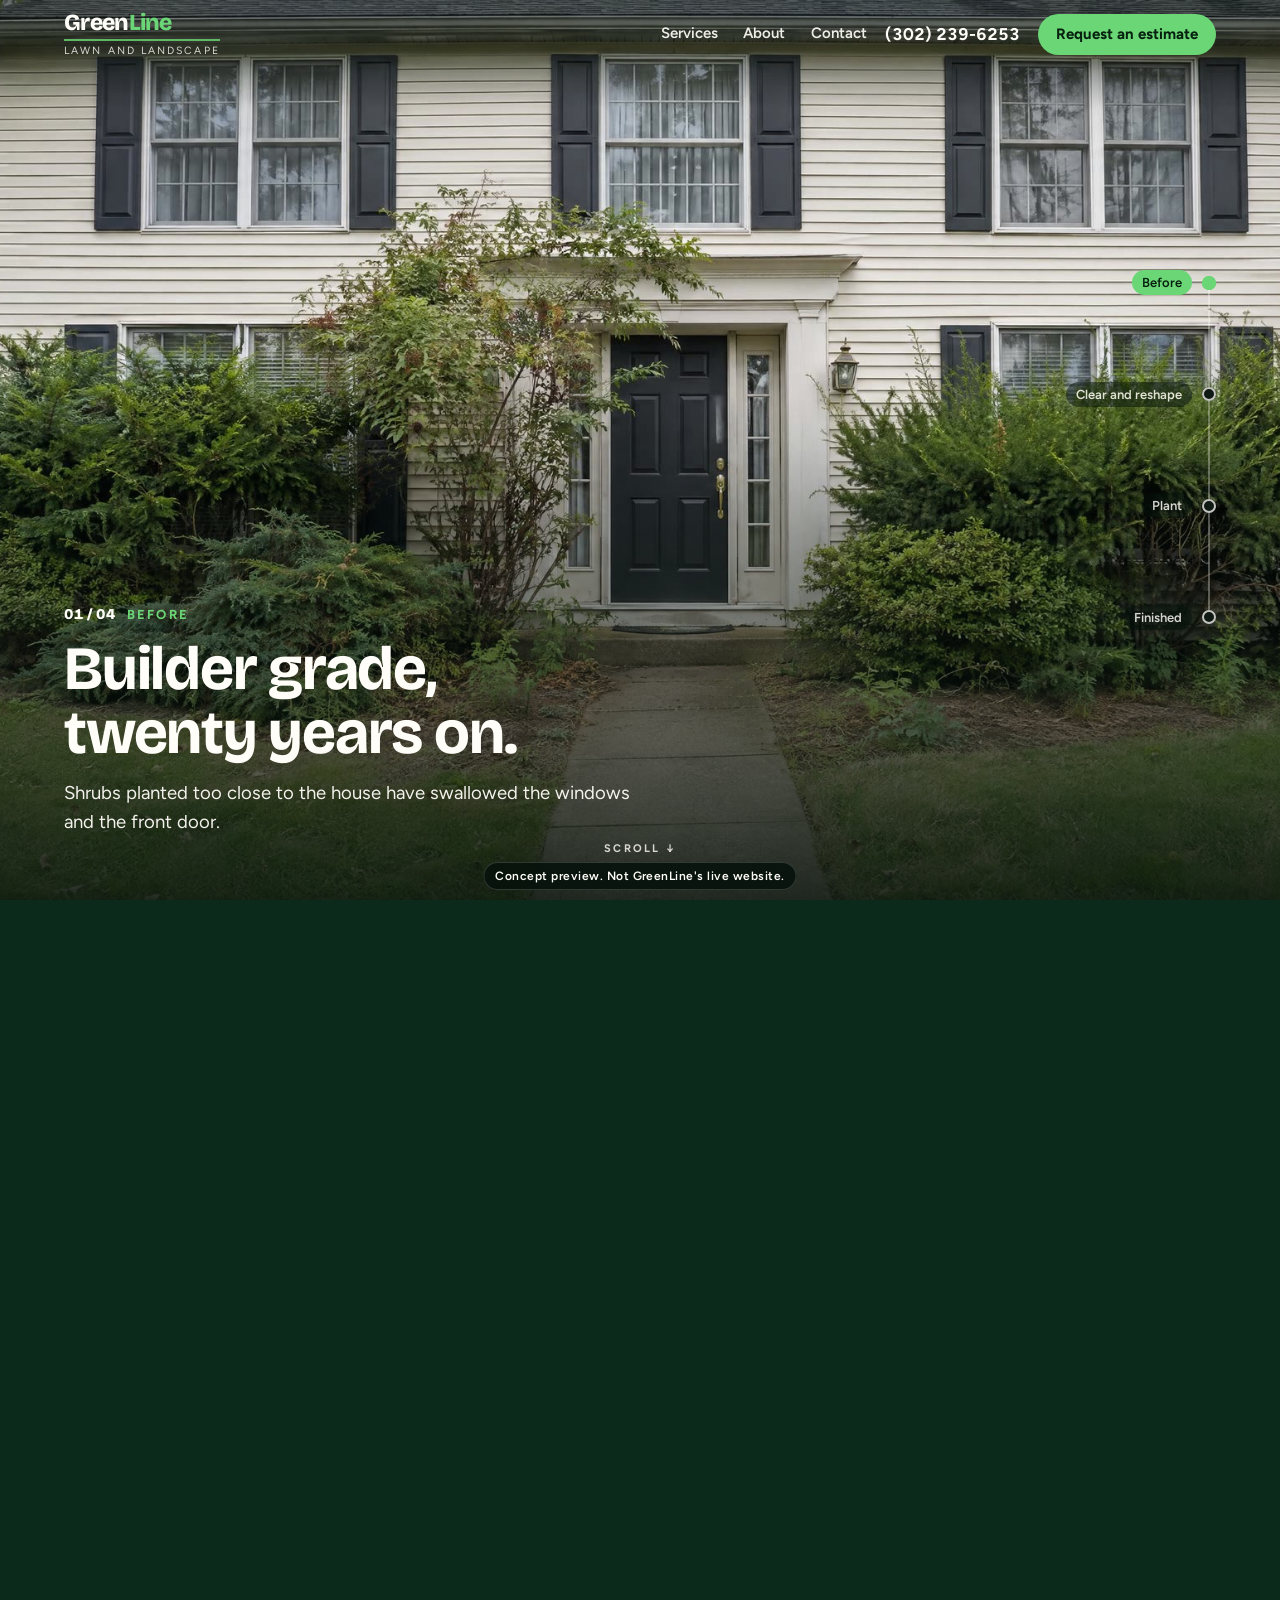
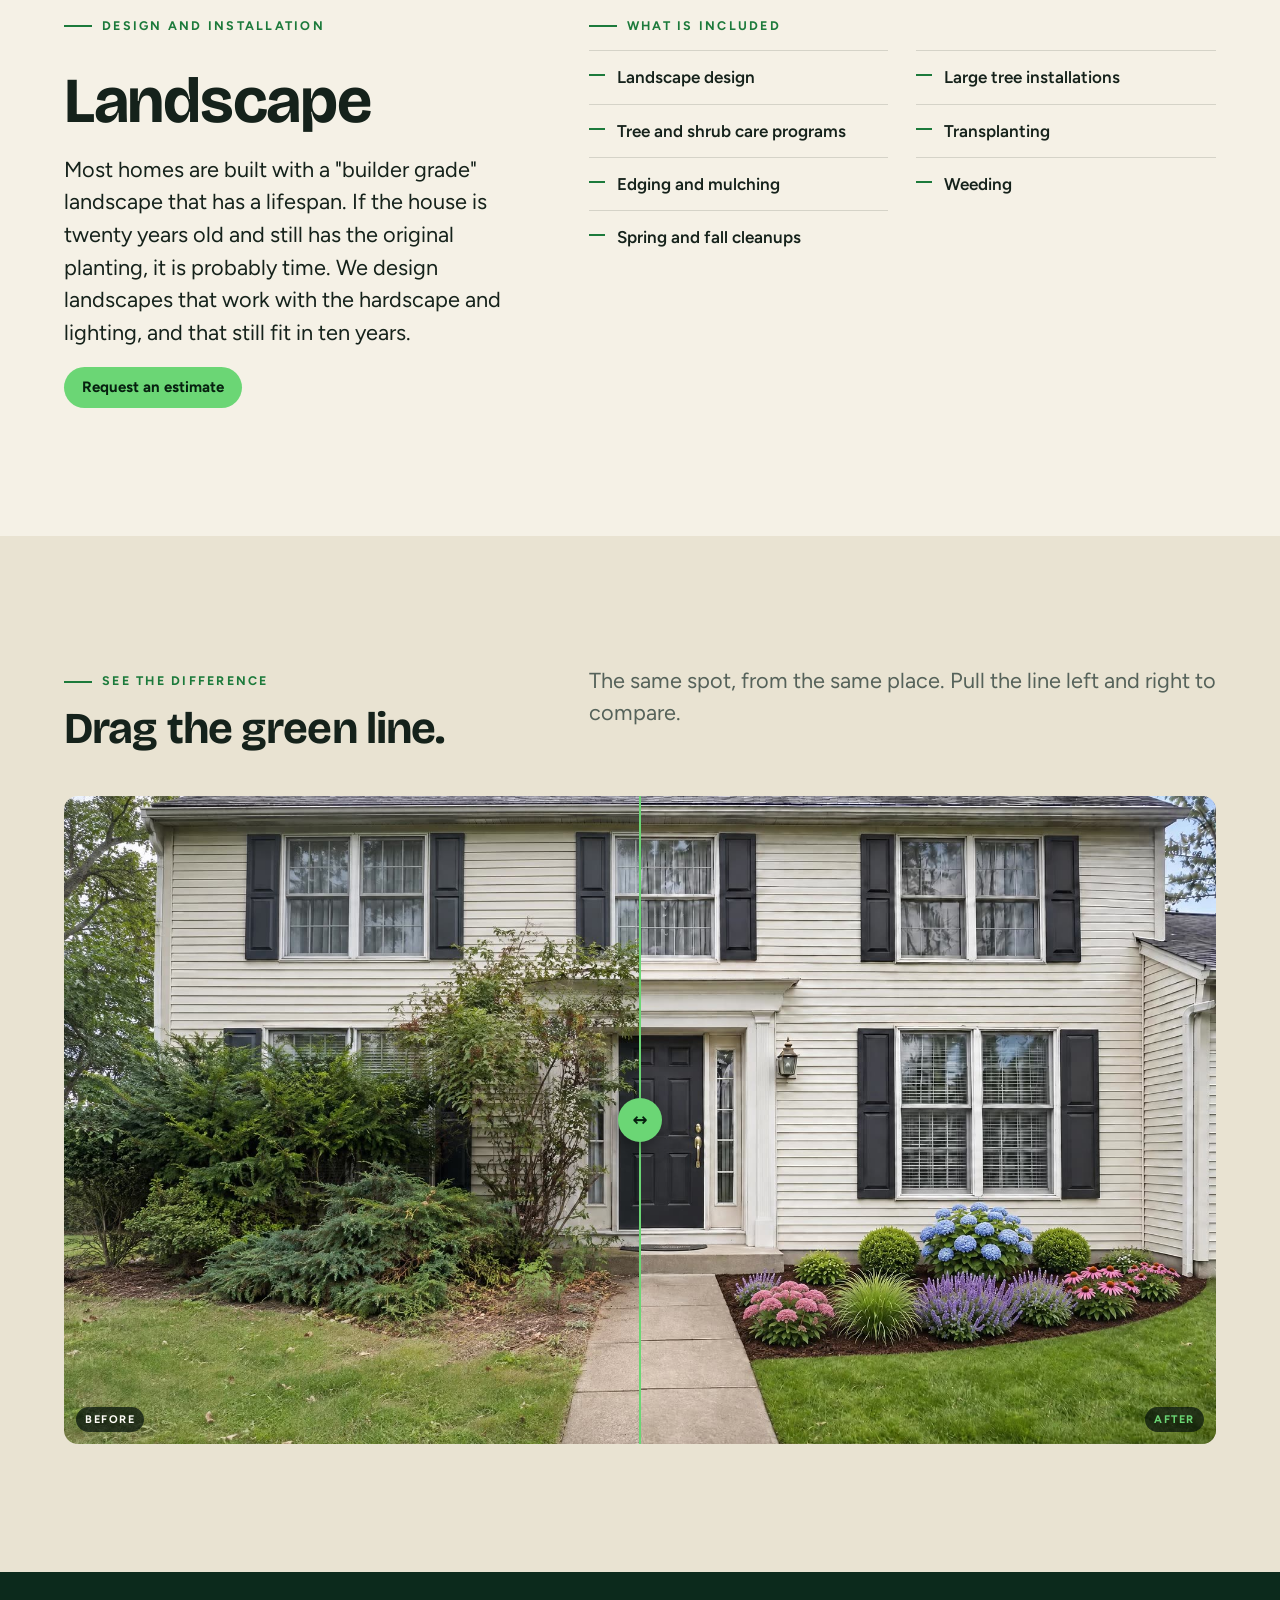
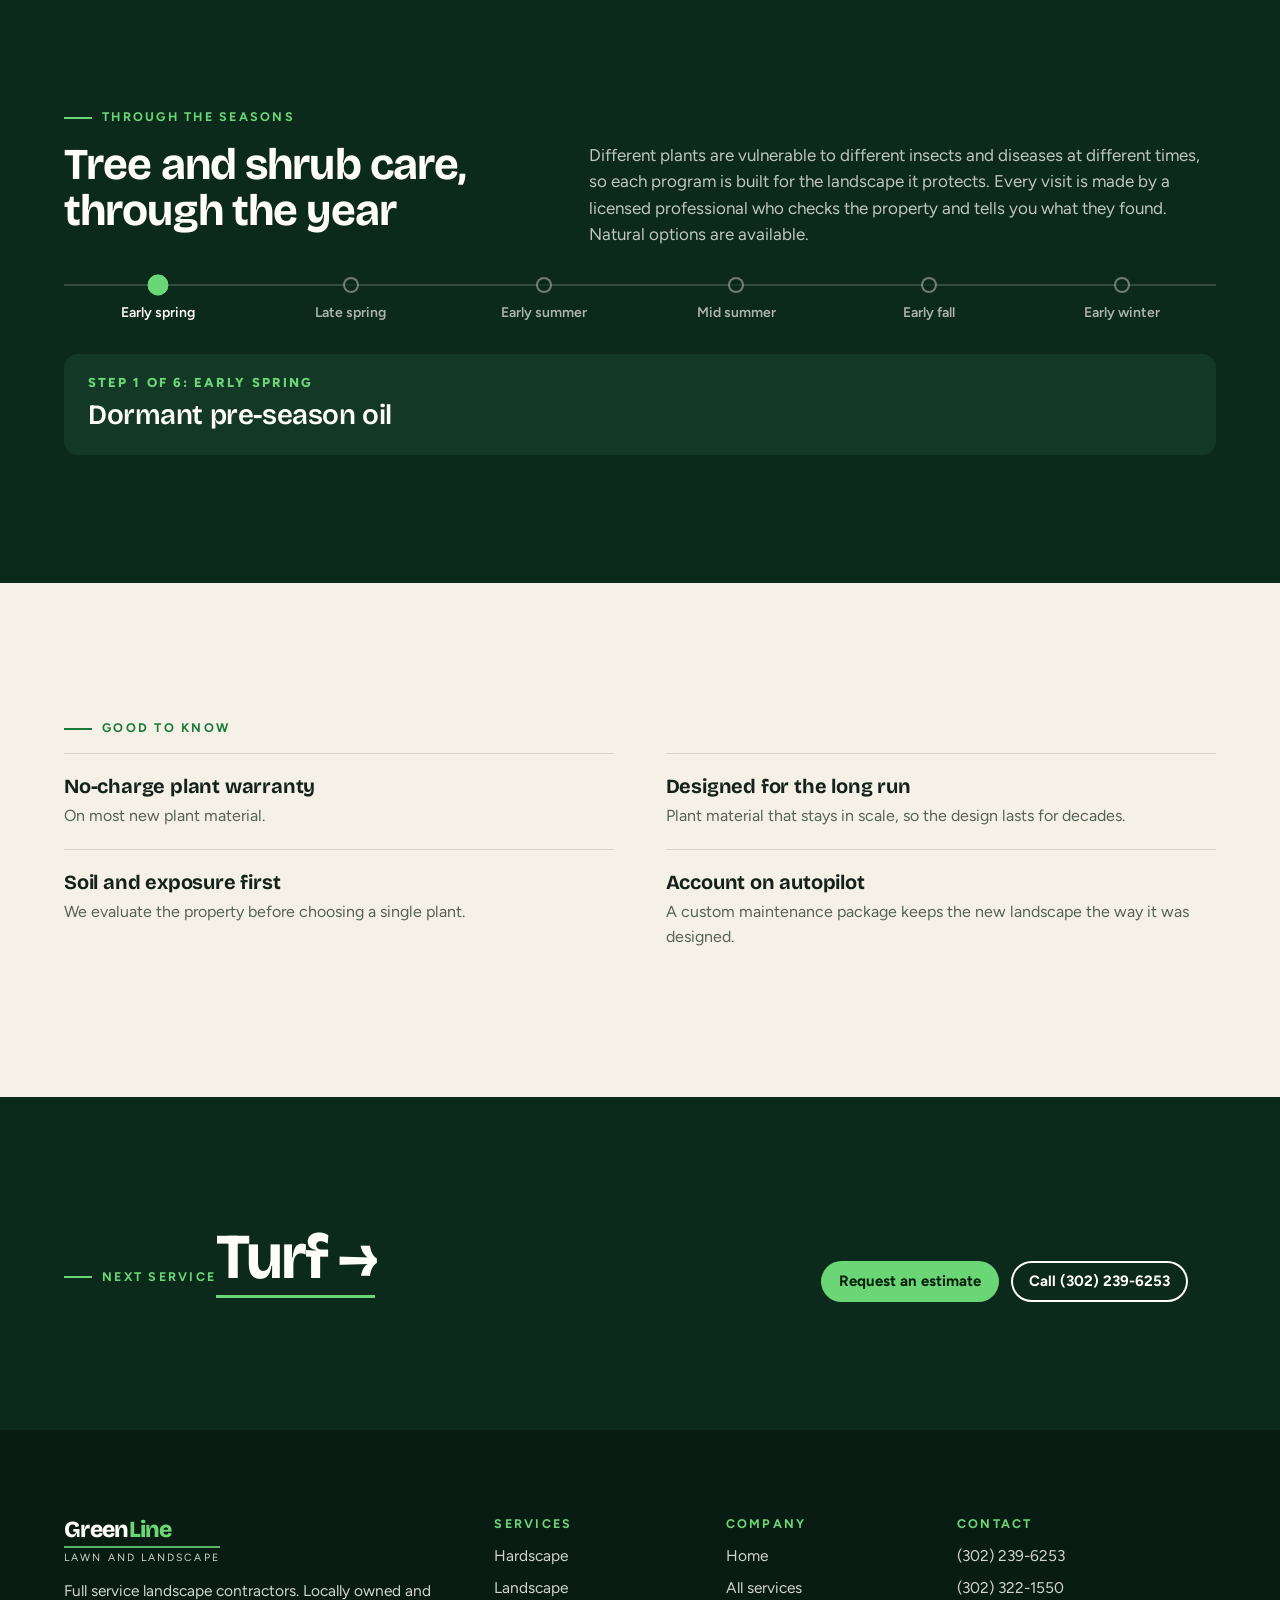
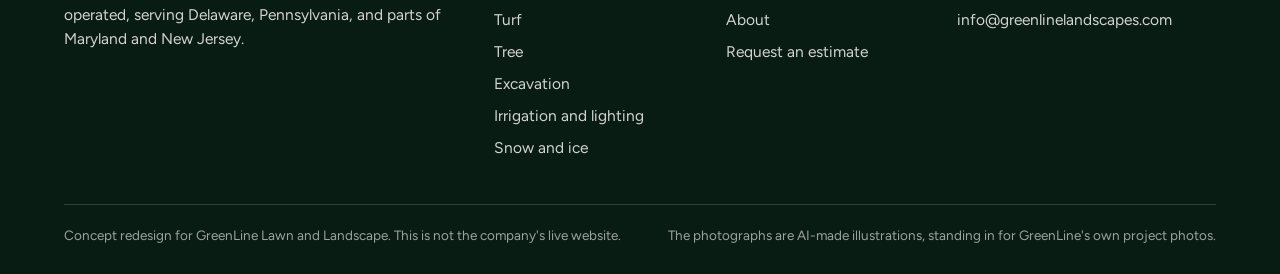
<file: landscape.html>
<!doctype html>
<html lang="en">
<head>
<meta charset="utf-8">
<meta name="viewport" content="width=device-width, initial-scale=1, viewport-fit=cover">
<meta name="robots" content="noindex, nofollow">
<title>Landscape | GreenLine Lawn and Landscape</title>
<meta name="description" content="Most homes are built with a &quot;builder grade&quot; landscape that has a lifespan. If the house is twenty years old and still has the original planting, it is probably time. We design landscapes that work with the hardscape and lighting, and that still fit in ten years.">
<meta name="theme-color" content="#0c2a1c">
<link rel="icon" href="data:image/svg+xml,%3Csvg xmlns='http://www.w3.org/2000/svg' viewBox='0 0 32 32'%3E%3Crect width='32' height='32' rx='7' fill='%230c2a1c'/%3E%3Cpath d='M7 21h18' stroke='%236bd675' stroke-width='4' stroke-linecap='round'/%3E%3C/svg%3E">
<link rel="preconnect" href="https://fonts.googleapis.com">
<link rel="preconnect" href="https://fonts.gstatic.com" crossorigin>
<link rel="stylesheet" href="https://fonts.googleapis.com/css2?family=Bricolage+Grotesque:opsz,wght@12..96,500..800&family=Figtree:wght@400;500;600;700&display=swap">
<link rel="stylesheet" href="assets/site.css">
</head>
<body>
<a class="skip" href="#main">Skip to content</a>
<header class="top">
  <a class="brand" href="index.html" aria-label="GreenLine Lawn and Landscape, home"><b>Green<i>Line</i></b><span>Lawn and Landscape</span></a>
  <nav class="nav" aria-label="Main"><a href="services.html">Services</a><a href="about.html">About</a><a href="contact.html">Contact</a></nav>
  <a class="tel" href="tel:+13022396253">(302) 239-6253</a>
  <a class="btn" href="contact.html">Request an estimate</a>
  <button class="menu" type="button" aria-expanded="false">Menu</button>
</header>
<main id="main">
  <section class="process" data-process style="height:520vh;height:520svh" aria-label="Landscape: the process in 4 steps">
    <div class="stage">
      <img class="layer" fetchpriority="high" src="img/landscape-1.jpg" srcset="img/landscape-1.jpg 1920w, img/full/landscape-1.jpg 2688w" sizes="(max-aspect-ratio: 3/4) 110vh, (max-aspect-ratio: 16/9) 177vh, 100vw" alt="Landscape, step 1 of 4: Before">
      <img class="layer" data-fx="sweep" decoding="async" src="img/landscape-2.jpg" srcset="img/landscape-2.jpg 1920w, img/full/landscape-2.jpg 2688w" sizes="(max-aspect-ratio: 3/4) 110vh, (max-aspect-ratio: 16/9) 177vh, 100vw" alt="Landscape, step 2 of 4: Clear and reshape">
      <img class="layer" data-fx="rise" decoding="async" src="img/landscape-3.jpg" srcset="img/landscape-3.jpg 1920w, img/full/landscape-3.jpg 2688w" sizes="(max-aspect-ratio: 3/4) 110vh, (max-aspect-ratio: 16/9) 177vh, 100vw" alt="Landscape, step 3 of 4: Plant">
      <img class="layer" data-fx="fade" decoding="async" src="img/landscape-4.jpg" srcset="img/landscape-4.jpg 1920w, img/full/landscape-4.jpg 2688w" sizes="(max-aspect-ratio: 3/4) 110vh, (max-aspect-ratio: 16/9) 177vh, 100vw" alt="Landscape, step 4 of 4: Finished">
      <div class="shade"></div>
      <div class="words">
        <p class="step" aria-hidden="true"><b>01 / 04</b><span>Before</span></p>
        <div class="lines" aria-live="polite">
          <div class="line on"><h1>Builder grade, twenty years on.</h1><p>Shrubs planted too close to the house have swallowed the windows and the front door.</p></div>
          <div class="line"><h2>Clear it out. Redraw the beds.</h2><p>Old, overgrown material comes out in a fraction of the time with turf-friendly equipment. New bed lines are cut in.</p></div>
          <div class="line"><h2>Right plant, right place.</h2><p>Chosen for this exposure and this soil, and for the size each plant will be in a few years. Most plant failures come down to placement.</p></div>
          <div class="line"><h2>Mulched, edged, and under warranty.</h2><p>Most new plant material carries a no-charge warranty, and we can keep it looking like this with a maintenance package.</p></div>
        </div>
      </div>
      <div class="rail" role="group" aria-label="Jump to a step"><i class="rail-fill"></i><button type="button" data-name="Before" aria-label="Step 1: Before"><span>Before</span></button><button type="button" data-name="Clear and reshape" aria-label="Step 2: Clear and reshape"><span>Clear and reshape</span></button><button type="button" data-name="Plant" aria-label="Step 3: Plant"><span>Plant</span></button><button type="button" data-name="Finished" aria-label="Step 4: Finished"><span>Finished</span></button></div>
      <div class="hint" aria-hidden="true">Scroll &darr;</div>
    </div>
  </section>

  <section class="band">
    <div class="wrap split">
      <div class="stack"><p class="eyebrow">Design and installation</p><h2 class="h-xl">Landscape</h2><p class="lede">Most homes are built with a &quot;builder grade&quot; landscape that has a lifespan. If the house is twenty years old and still has the original planting, it is probably time. We design landscapes that work with the hardscape and lighting, and that still fit in ten years.</p><a class="btn" href="contact.html">Request an estimate</a></div>
      <div class="reveal"><p class="eyebrow">What is included</p><ul class="ticks"><li>Landscape design</li><li>Large tree installations</li><li>Tree and shrub care programs</li><li>Transplanting</li><li>Edging and mulching</li><li>Weeding</li><li>Spring and fall cleanups</li></ul></div>
    </div>
  </section>

  <section class="band tint">
    <div class="wrap">
      <div class="split" style="margin-bottom:clamp(24px,4vw,44px)">
        <div><p class="eyebrow">See the difference</p><h2 class="h-lg">Drag the green line.</h2></div>
        <p class="lede muted">The same spot, from the same place. Pull the line left and right to compare.</p>
      </div>
      <div class="compare reveal">
        <img src="img/landscape-1.jpg" alt="Landscape: before" loading="lazy">
        <img class="after" src="img/landscape-4.jpg" alt="Landscape: after" loading="lazy">
        <input type="range" min="0" max="100" value="50" step="0.5" aria-label="Slide to compare before and after">
        <span class="grip"></span><span class="lab l">Before</span><span class="lab r">After</span>
      </div>
    </div>
  </section>

  <section class="band dark">
    <div class="wrap">
      <p class="eyebrow">Through the seasons</p>
      <div class="split">
        <h2 class="h-lg">Tree and shrub care, through the year</h2>
        <p class="muted">Different plants are vulnerable to different insects and diseases at different times, so each program is built for the landscape it protects. Every visit is made by a licensed professional who checks the property and tells you what they found. Natural options are available.</p>
      </div>
      <div class="program reveal">
        <div class="program-tabs" role="tablist" aria-label="Tree and shrub care, through the year"><button type="button" role="tab" data-what="Dormant pre-season oil">Early spring</button><button type="button" role="tab" data-what="Disease and insect control">Late spring</button><button type="button" role="tab" data-what="Disease and insect control">Early summer</button><button type="button" role="tab" data-what="Summer-season disease and insect control">Mid summer</button><button type="button" role="tab" data-what="Disease and insect control">Early fall</button><button type="button" role="tab" data-what="Late-season winterizer">Early winter</button></div>
        <div class="program-panel" role="tabpanel" aria-live="polite"><b></b><p></p></div>
      </div>
    </div>
  </section>

  <section class="band">
    <div class="wrap">
      <p class="eyebrow">Good to know</p>
      <dl class="facts"><div class="reveal"><dt>No-charge plant warranty</dt><dd>On most new plant material.</dd></div><div class="reveal"><dt>Designed for the long run</dt><dd>Plant material that stays in scale, so the design lasts for decades.</dd></div><div class="reveal"><dt>Soil and exposure first</dt><dd>We evaluate the property before choosing a single plant.</dd></div><div class="reveal"><dt>Account on autopilot</dt><dd>A custom maintenance package keeps the new landscape the way it was designed.</dd></div></dl>
    </div>
  </section>

  <section class="band dark">
    <div class="wrap next">
      <div><p class="eyebrow">Next service</p><a class="big" href="turf.html">Turf &rarr;</a></div>
      <div class="cta-band"><div class="actions"><a class="btn" href="contact.html">Request an estimate</a><a class="btn ghost" href="tel:+13022396253">Call (302) 239-6253</a></div></div>
    </div>
  </section>
</main>
<footer>
  <div class="wrap">
    <div class="foot">
      <div><a class="brand" href="index.html" aria-label="GreenLine Lawn and Landscape, home"><b>Green<i>Line</i></b><span>Lawn and Landscape</span></a><p>Full service landscape contractors. Locally owned and operated, serving Delaware, Pennsylvania, and parts of Maryland and New Jersey.</p></div>
      <div><h3>Services</h3><ul><li><a href="hardscape.html">Hardscape</a></li><li><a href="landscape.html">Landscape</a></li><li><a href="turf.html">Turf</a></li><li><a href="tree.html">Tree</a></li><li><a href="excavation.html">Excavation</a></li><li><a href="irrigation-lighting.html">Irrigation and lighting</a></li><li><a href="snow.html">Snow and ice</a></li></ul></div>
      <div><h3>Company</h3><ul><li><a href="index.html">Home</a></li><li><a href="services.html">All services</a></li><li><a href="about.html">About</a></li><li><a href="contact.html">Request an estimate</a></li></ul></div>
      <div><h3>Contact</h3><ul><li><a href="tel:+13022396253">(302) 239-6253</a></li><li><a href="tel:+13023221550">(302) 322-1550</a></li><li><a href="mailto:info@greenlinelandscapes.com">info@greenlinelandscapes.com</a></li></ul></div>
    </div>
    <p class="concept"><span>Concept redesign for GreenLine Lawn and Landscape. This is not the company's live website.</span><span>The photographs are AI-made illustrations, standing in for GreenLine's own project photos.</span></p>
  </div>
</footer>
<p class="flag" role="note">Concept preview. Not GreenLine's live website.</p>
<script src="assets/site.js"></script>
</body>
</html>
</file>
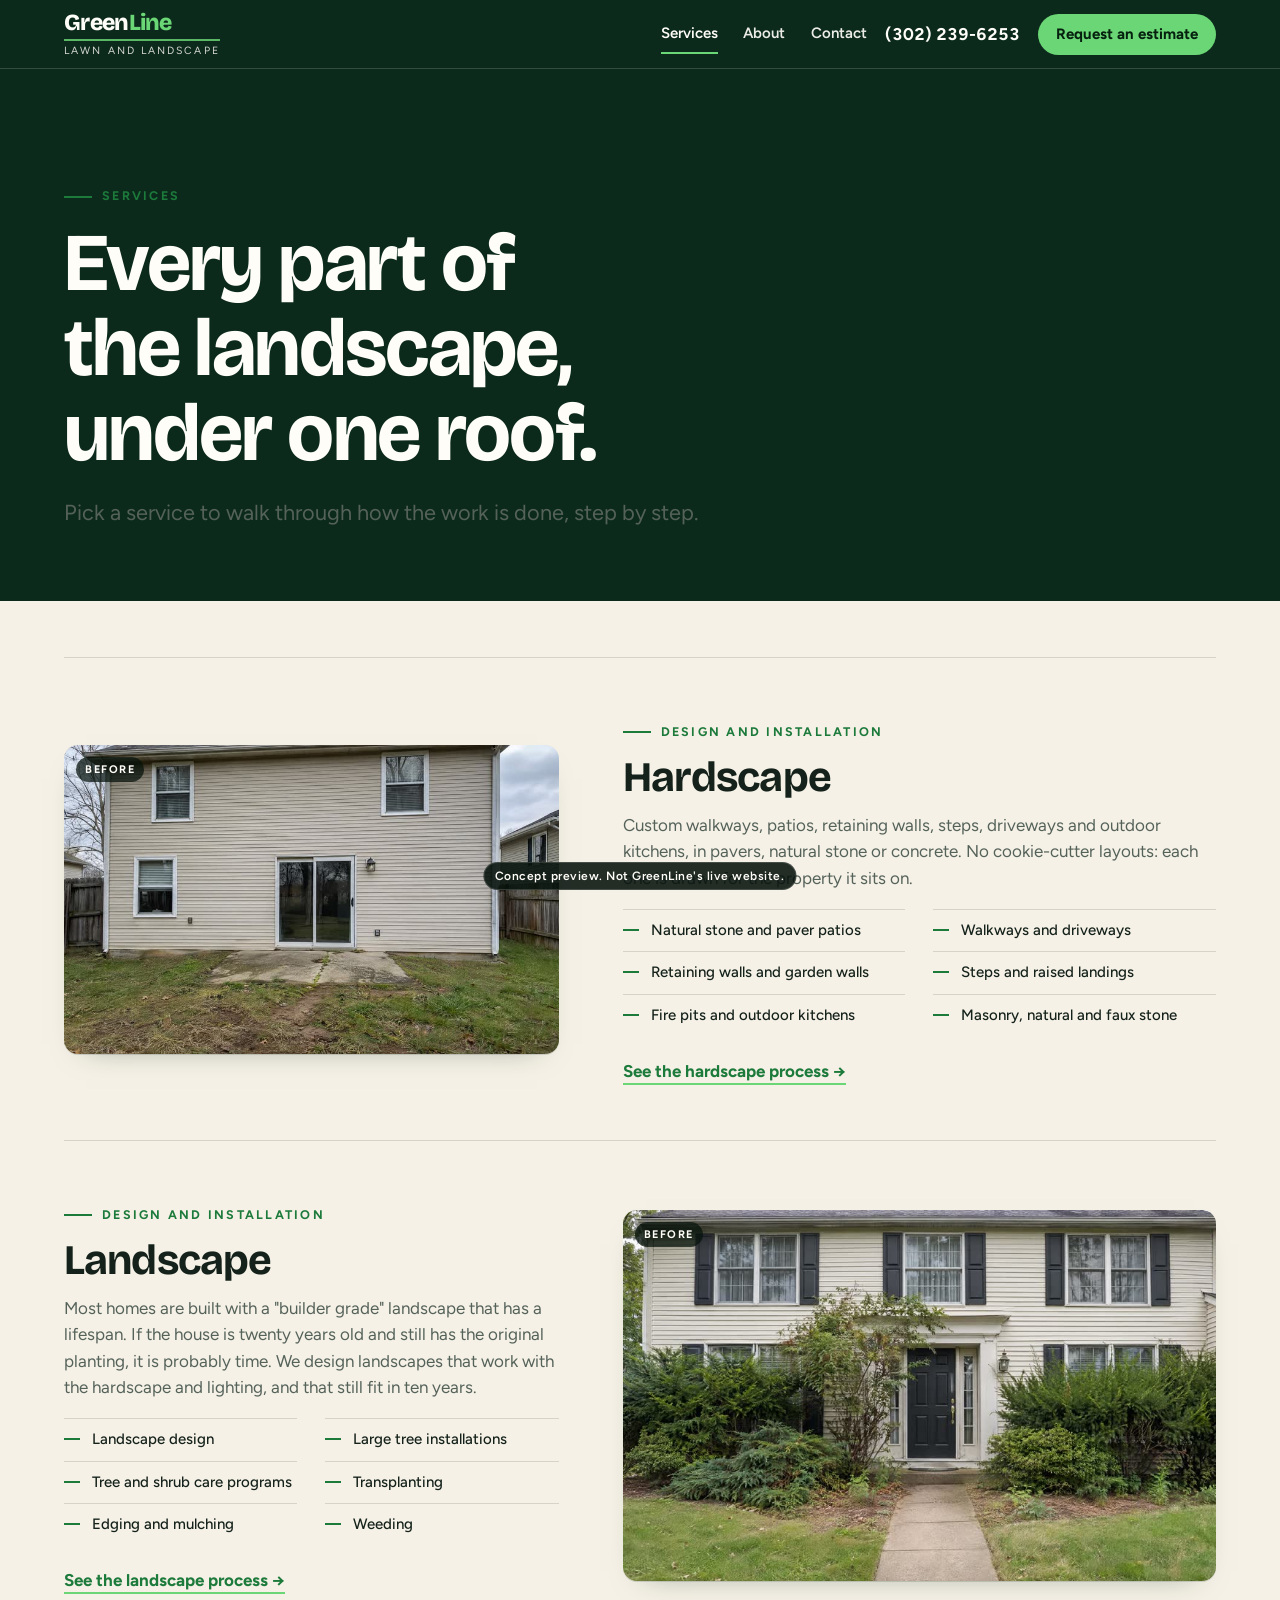
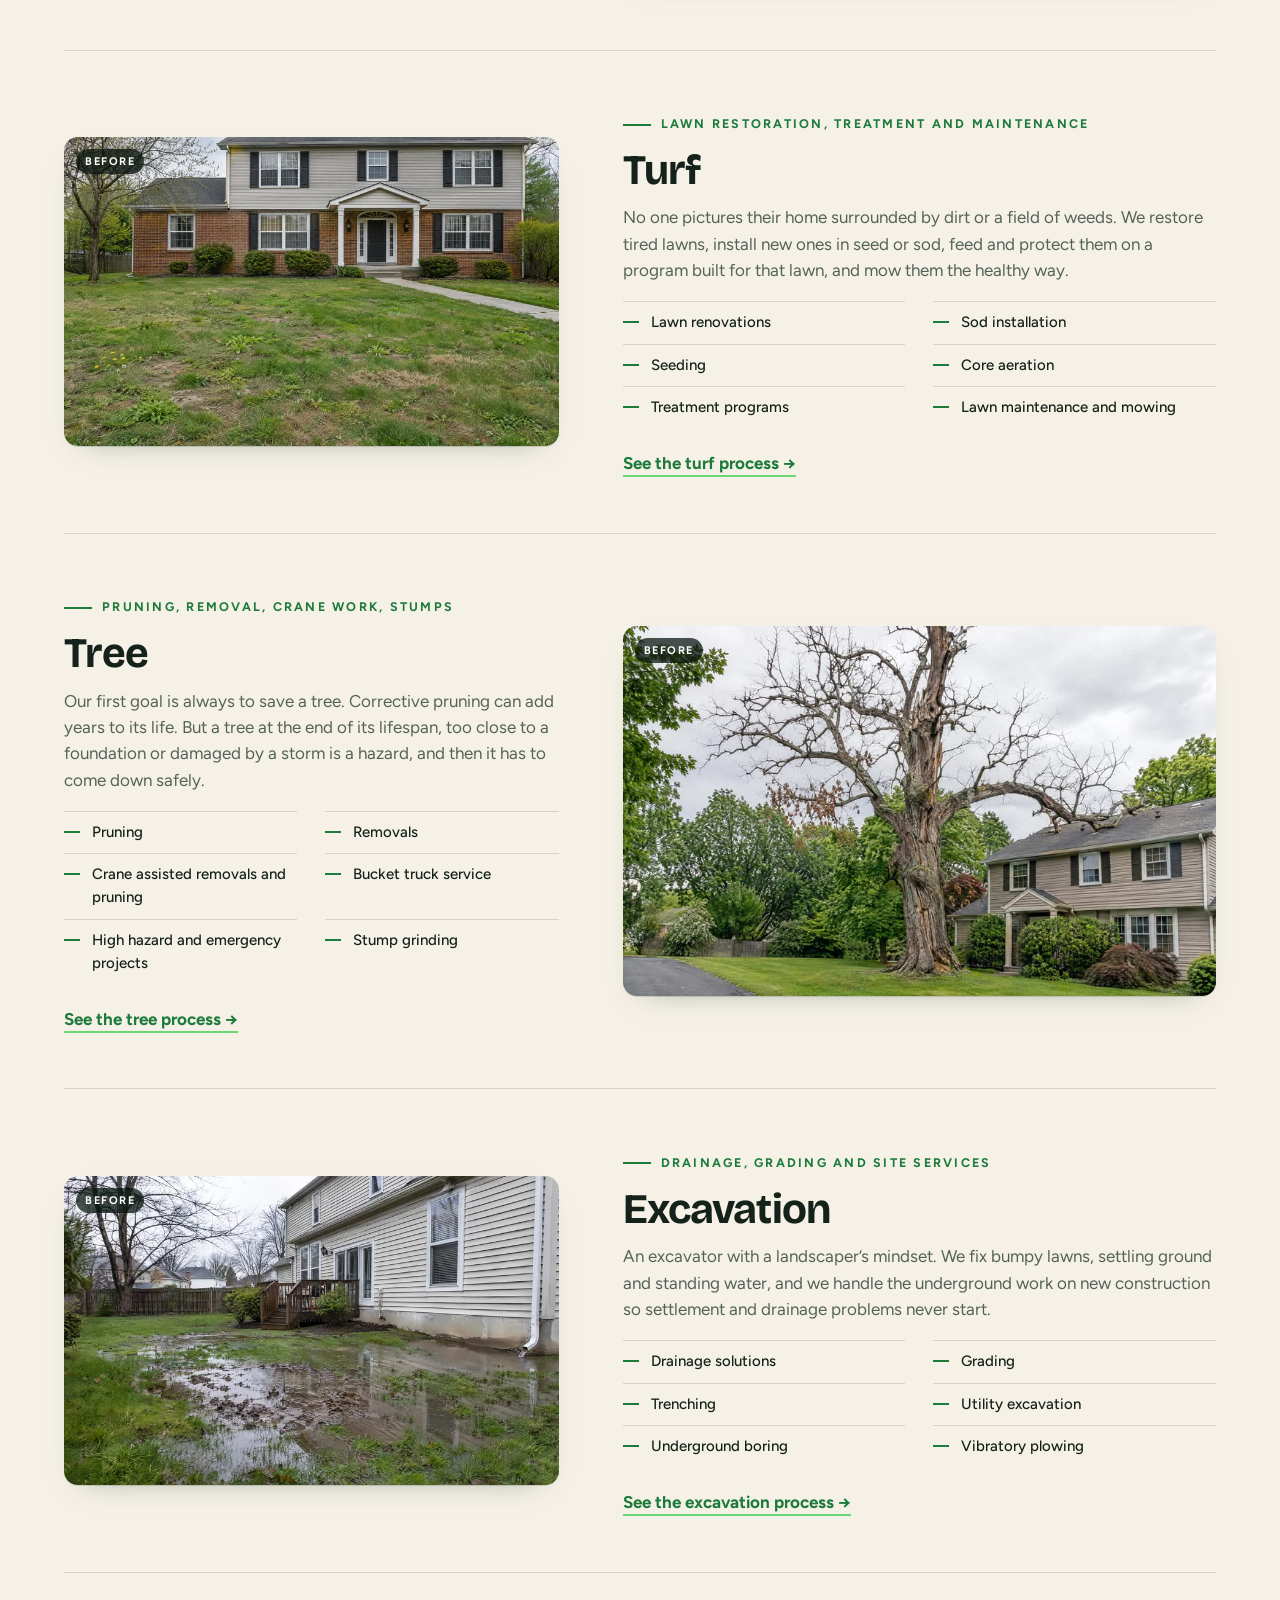
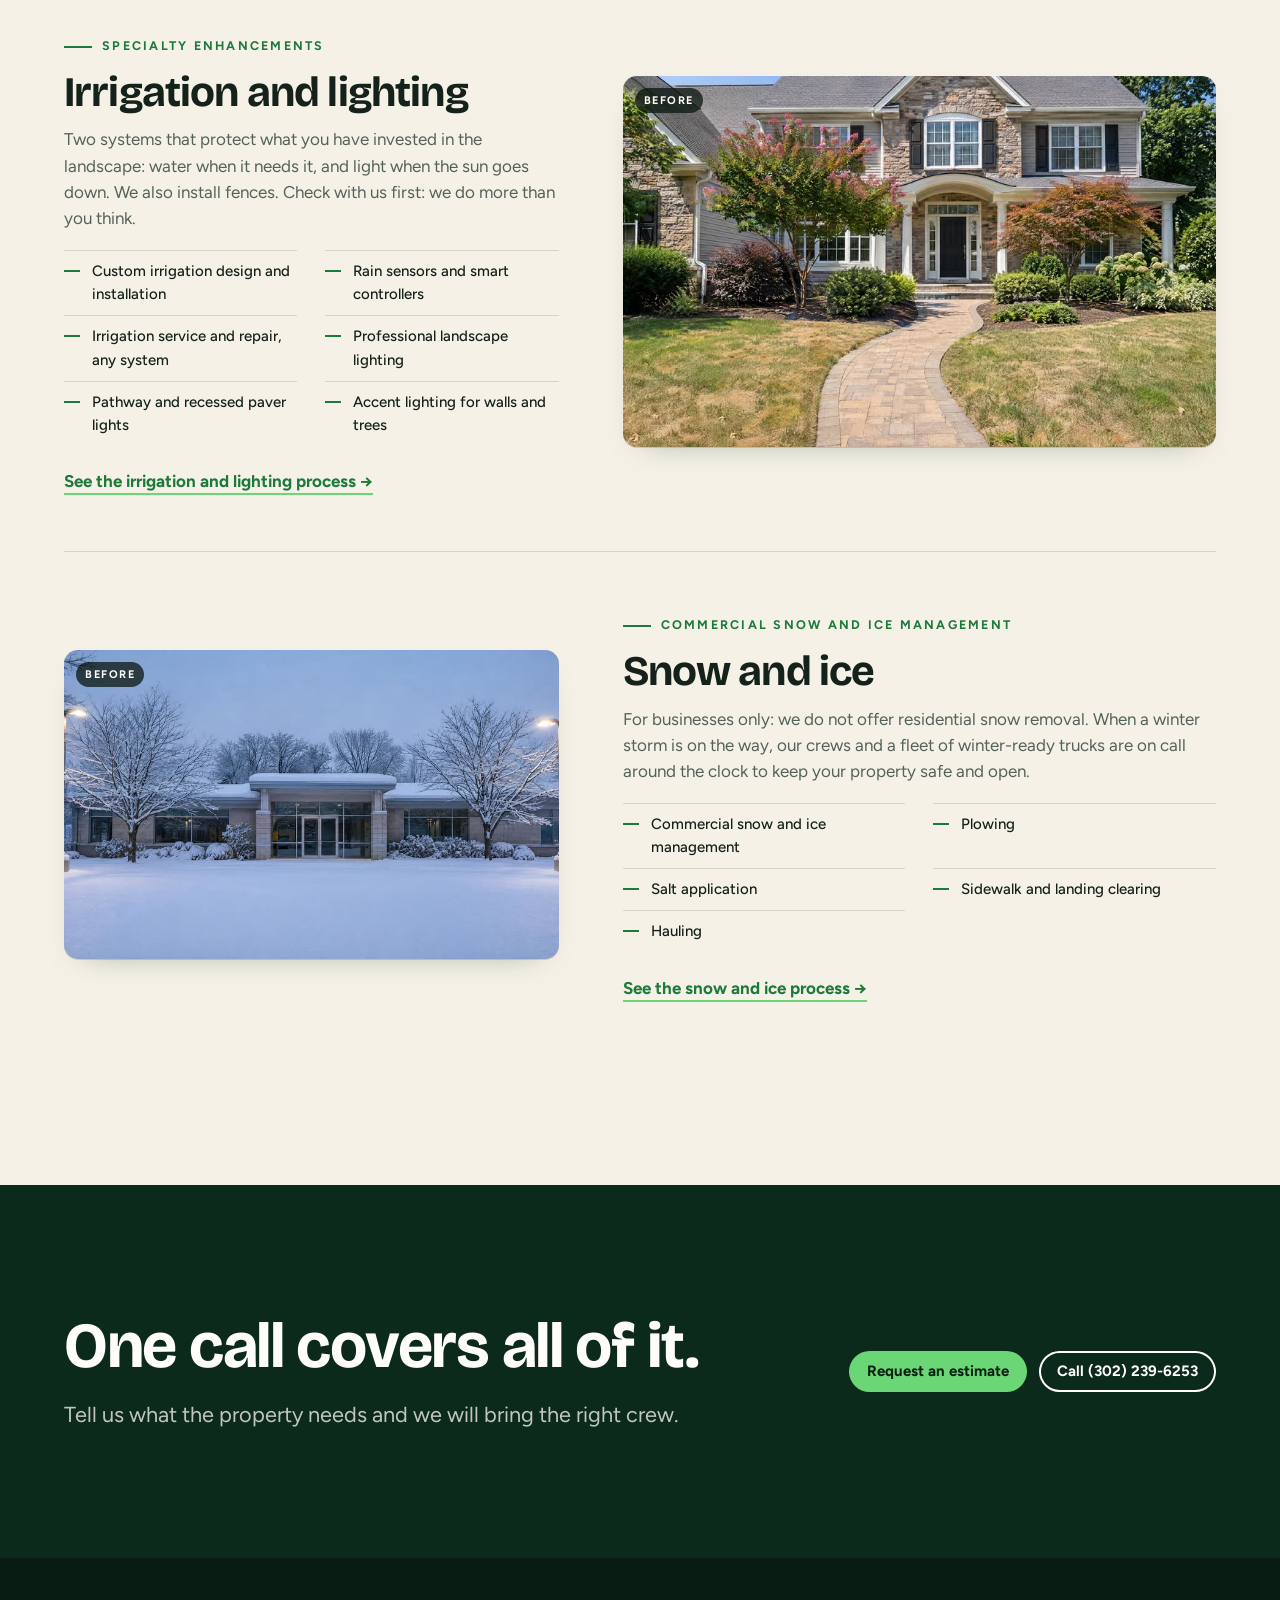
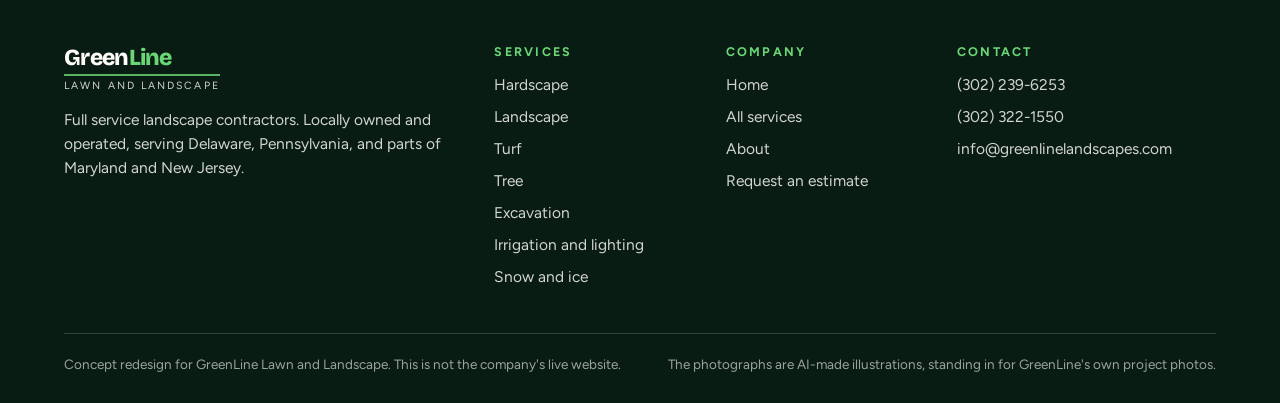
<file: services.html>
<!doctype html>
<html lang="en">
<head>
<meta charset="utf-8">
<meta name="viewport" content="width=device-width, initial-scale=1, viewport-fit=cover">
<meta name="robots" content="noindex, nofollow">
<title>Services | GreenLine Lawn and Landscape</title>
<meta name="description" content="Every GreenLine service, with the process behind each one: hardscape, landscape, turf, tree, excavation and drainage, irrigation and lighting, and commercial snow and ice management.">
<meta name="theme-color" content="#0c2a1c">
<link rel="icon" href="data:image/svg+xml,%3Csvg xmlns='http://www.w3.org/2000/svg' viewBox='0 0 32 32'%3E%3Crect width='32' height='32' rx='7' fill='%230c2a1c'/%3E%3Cpath d='M7 21h18' stroke='%236bd675' stroke-width='4' stroke-linecap='round'/%3E%3C/svg%3E">
<link rel="preconnect" href="https://fonts.googleapis.com">
<link rel="preconnect" href="https://fonts.gstatic.com" crossorigin>
<link rel="stylesheet" href="https://fonts.googleapis.com/css2?family=Bricolage+Grotesque:opsz,wght@12..96,500..800&family=Figtree:wght@400;500;600;700&display=swap">
<link rel="stylesheet" href="assets/site.css">
</head>
<body class="plain">
<a class="skip" href="#main">Skip to content</a>
<header class="top">
  <a class="brand" href="index.html" aria-label="GreenLine Lawn and Landscape, home"><b>Green<i>Line</i></b><span>Lawn and Landscape</span></a>
  <nav class="nav" aria-label="Main"><a href="services.html" aria-current="page">Services</a><a href="about.html">About</a><a href="contact.html">Contact</a></nav>
  <a class="tel" href="tel:+13022396253">(302) 239-6253</a>
  <a class="btn" href="contact.html">Request an estimate</a>
  <button class="menu" type="button" aria-expanded="false">Menu</button>
</header>
<main id="main">
  <section class="page-head">
    <div class="wrap"><p class="eyebrow">Services</p><h1>Every part of the landscape, under one roof.</h1><p class="lede muted">Pick a service to walk through how the work is done, step by step.</p></div>
  </section>
  <section class="band" style="padding-top:0">
    <div class="wrap rows">
      <article class="row">
        <a class="card row-pic reveal" href="hardscape.html" aria-label="Hardscape: see the process"><span class="pic" style="aspect-ratio:16/10"><img src="img/thumb/hardscape-1.jpg" alt="" loading="lazy"><img class="after" src="img/thumb/hardscape-4.jpg" alt="" loading="lazy"><span class="tag"></span></span></a>
        <div class="reveal">
          <p class="eyebrow">Design and installation</p>
          <h2>Hardscape</h2>
          <p class="muted">Custom walkways, patios, retaining walls, steps, driveways and outdoor kitchens, in pavers, natural stone or concrete. No cookie-cutter layouts: each one is drawn for the property it sits on.</p>
          <ul class="ticks"><li>Natural stone and paver patios</li><li>Walkways and driveways</li><li>Retaining walls and garden walls</li><li>Steps and raised landings</li><li>Fire pits and outdoor kitchens</li><li>Masonry, natural and faux stone</li></ul>
          <a class="more" href="hardscape.html">See the hardscape process &rarr;</a>
        </div>
      </article>
      <article class="row">
        <a class="card row-pic reveal" href="landscape.html" aria-label="Landscape: see the process"><span class="pic" style="aspect-ratio:16/10"><img src="img/thumb/landscape-1.jpg" alt="" loading="lazy"><img class="after" src="img/thumb/landscape-4.jpg" alt="" loading="lazy"><span class="tag"></span></span></a>
        <div class="reveal">
          <p class="eyebrow">Design and installation</p>
          <h2>Landscape</h2>
          <p class="muted">Most homes are built with a &quot;builder grade&quot; landscape that has a lifespan. If the house is twenty years old and still has the original planting, it is probably time. We design landscapes that work with the hardscape and lighting, and that still fit in ten years.</p>
          <ul class="ticks"><li>Landscape design</li><li>Large tree installations</li><li>Tree and shrub care programs</li><li>Transplanting</li><li>Edging and mulching</li><li>Weeding</li></ul>
          <a class="more" href="landscape.html">See the landscape process &rarr;</a>
        </div>
      </article>
      <article class="row">
        <a class="card row-pic reveal" href="turf.html" aria-label="Turf: see the process"><span class="pic" style="aspect-ratio:16/10"><img src="img/thumb/turf-1.jpg" alt="" loading="lazy"><img class="after" src="img/thumb/turf-4.jpg" alt="" loading="lazy"><span class="tag"></span></span></a>
        <div class="reveal">
          <p class="eyebrow">Lawn restoration, treatment and maintenance</p>
          <h2>Turf</h2>
          <p class="muted">No one pictures their home surrounded by dirt or a field of weeds. We restore tired lawns, install new ones in seed or sod, feed and protect them on a program built for that lawn, and mow them the healthy way.</p>
          <ul class="ticks"><li>Lawn renovations</li><li>Sod installation</li><li>Seeding</li><li>Core aeration</li><li>Treatment programs</li><li>Lawn maintenance and mowing</li></ul>
          <a class="more" href="turf.html">See the turf process &rarr;</a>
        </div>
      </article>
      <article class="row">
        <a class="card row-pic reveal" href="tree.html" aria-label="Tree: see the process"><span class="pic" style="aspect-ratio:16/10"><img src="img/thumb/tree-1.jpg" alt="" loading="lazy"><img class="after" src="img/thumb/tree-4.jpg" alt="" loading="lazy"><span class="tag"></span></span></a>
        <div class="reveal">
          <p class="eyebrow">Pruning, removal, crane work, stumps</p>
          <h2>Tree</h2>
          <p class="muted">Our first goal is always to save a tree. Corrective pruning can add years to its life. But a tree at the end of its lifespan, too close to a foundation or damaged by a storm is a hazard, and then it has to come down safely.</p>
          <ul class="ticks"><li>Pruning</li><li>Removals</li><li>Crane assisted removals and pruning</li><li>Bucket truck service</li><li>High hazard and emergency projects</li><li>Stump grinding</li></ul>
          <a class="more" href="tree.html">See the tree process &rarr;</a>
        </div>
      </article>
      <article class="row">
        <a class="card row-pic reveal" href="excavation.html" aria-label="Excavation: see the process"><span class="pic" style="aspect-ratio:16/10"><img src="img/thumb/drainage-1.jpg" alt="" loading="lazy"><img class="after" src="img/thumb/drainage-4.jpg" alt="" loading="lazy"><span class="tag"></span></span></a>
        <div class="reveal">
          <p class="eyebrow">Drainage, grading and site services</p>
          <h2>Excavation</h2>
          <p class="muted">An excavator with a landscaper&rsquo;s mindset. We fix bumpy lawns, settling ground and standing water, and we handle the underground work on new construction so settlement and drainage problems never start.</p>
          <ul class="ticks"><li>Drainage solutions</li><li>Grading</li><li>Trenching</li><li>Utility excavation</li><li>Underground boring</li><li>Vibratory plowing</li></ul>
          <a class="more" href="excavation.html">See the excavation process &rarr;</a>
        </div>
      </article>
      <article class="row">
        <a class="card row-pic reveal" href="irrigation-lighting.html" aria-label="Irrigation and lighting: see the process"><span class="pic" style="aspect-ratio:16/10"><img src="img/thumb/specialty-1.jpg" alt="" loading="lazy"><img class="after" src="img/thumb/specialty-4.jpg" alt="" loading="lazy"><span class="tag"></span></span></a>
        <div class="reveal">
          <p class="eyebrow">Specialty enhancements</p>
          <h2>Irrigation and lighting</h2>
          <p class="muted">Two systems that protect what you have invested in the landscape: water when it needs it, and light when the sun goes down. We also install fences. Check with us first: we do more than you think.</p>
          <ul class="ticks"><li>Custom irrigation design and installation</li><li>Rain sensors and smart controllers</li><li>Irrigation service and repair, any system</li><li>Professional landscape lighting</li><li>Pathway and recessed paver lights</li><li>Accent lighting for walls and trees</li></ul>
          <a class="more" href="irrigation-lighting.html">See the irrigation and lighting process &rarr;</a>
        </div>
      </article>
      <article class="row">
        <a class="card row-pic reveal" href="snow.html" aria-label="Snow and ice: see the process"><span class="pic" style="aspect-ratio:16/10"><img src="img/thumb/snow-1.jpg" alt="" loading="lazy"><img class="after" src="img/thumb/snow-4.jpg" alt="" loading="lazy"><span class="tag"></span></span></a>
        <div class="reveal">
          <p class="eyebrow">Commercial snow and ice management</p>
          <h2>Snow and ice</h2>
          <p class="muted">For businesses only: we do not offer residential snow removal. When a winter storm is on the way, our crews and a fleet of winter-ready trucks are on call around the clock to keep your property safe and open.</p>
          <ul class="ticks"><li>Commercial snow and ice management</li><li>Plowing</li><li>Salt application</li><li>Sidewalk and landing clearing</li><li>Hauling</li></ul>
          <a class="more" href="snow.html">See the snow and ice process &rarr;</a>
        </div>
      </article>
    </div>
  </section>
  <section class="band dark">
    <div class="wrap cta-band">
      <div class="stack"><h2 class="h-xl">One call covers all of it.</h2><p class="lede muted">Tell us what the property needs and we will bring the right crew.</p></div>
      <div class="actions"><a class="btn" href="contact.html">Request an estimate</a><a class="btn ghost" href="tel:+13022396253">Call (302) 239-6253</a></div>
    </div>
  </section>
</main>
<footer>
  <div class="wrap">
    <div class="foot">
      <div><a class="brand" href="index.html" aria-label="GreenLine Lawn and Landscape, home"><b>Green<i>Line</i></b><span>Lawn and Landscape</span></a><p>Full service landscape contractors. Locally owned and operated, serving Delaware, Pennsylvania, and parts of Maryland and New Jersey.</p></div>
      <div><h3>Services</h3><ul><li><a href="hardscape.html">Hardscape</a></li><li><a href="landscape.html">Landscape</a></li><li><a href="turf.html">Turf</a></li><li><a href="tree.html">Tree</a></li><li><a href="excavation.html">Excavation</a></li><li><a href="irrigation-lighting.html">Irrigation and lighting</a></li><li><a href="snow.html">Snow and ice</a></li></ul></div>
      <div><h3>Company</h3><ul><li><a href="index.html">Home</a></li><li><a href="services.html">All services</a></li><li><a href="about.html">About</a></li><li><a href="contact.html">Request an estimate</a></li></ul></div>
      <div><h3>Contact</h3><ul><li><a href="tel:+13022396253">(302) 239-6253</a></li><li><a href="tel:+13023221550">(302) 322-1550</a></li><li><a href="mailto:info@greenlinelandscapes.com">info@greenlinelandscapes.com</a></li></ul></div>
    </div>
    <p class="concept"><span>Concept redesign for GreenLine Lawn and Landscape. This is not the company's live website.</span><span>The photographs are AI-made illustrations, standing in for GreenLine's own project photos.</span></p>
  </div>
</footer>
<p class="flag" role="note">Concept preview. Not GreenLine's live website.</p>
<script src="assets/site.js"></script>
</body>
</html>
</file>
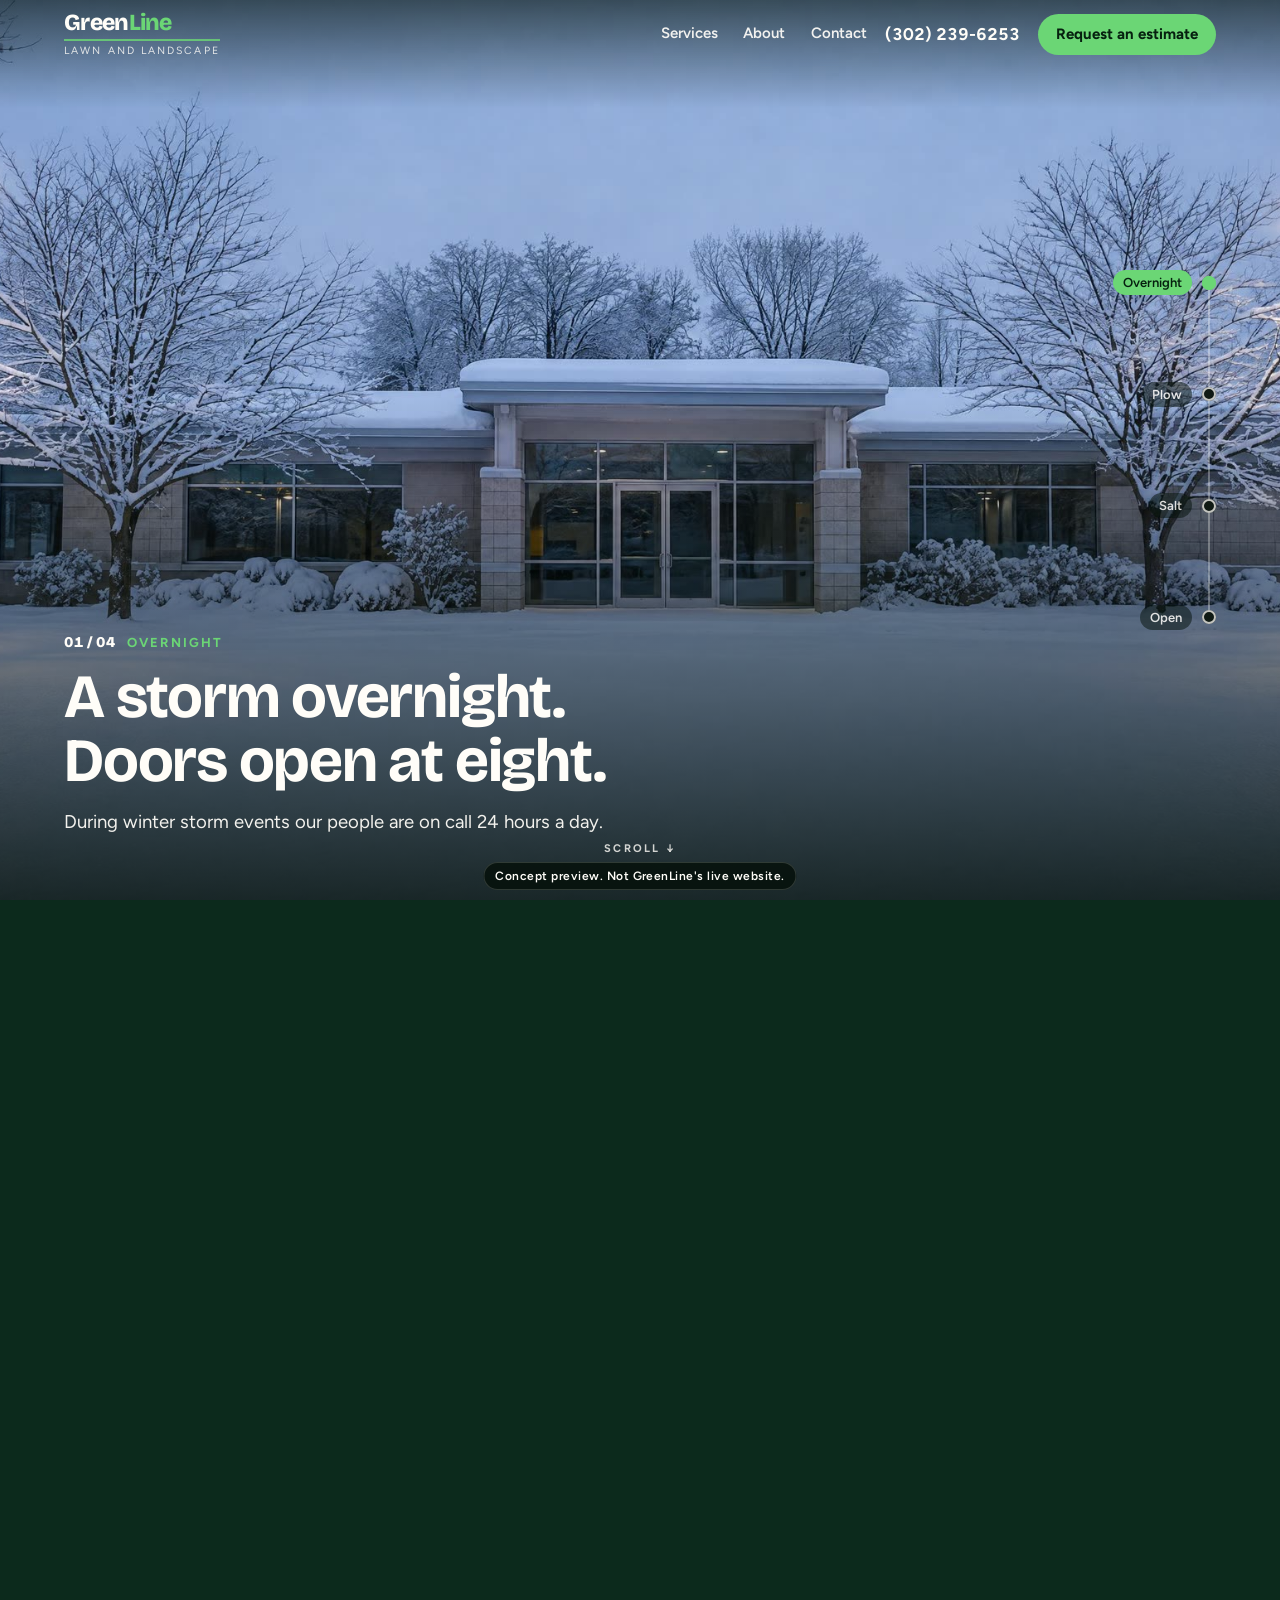
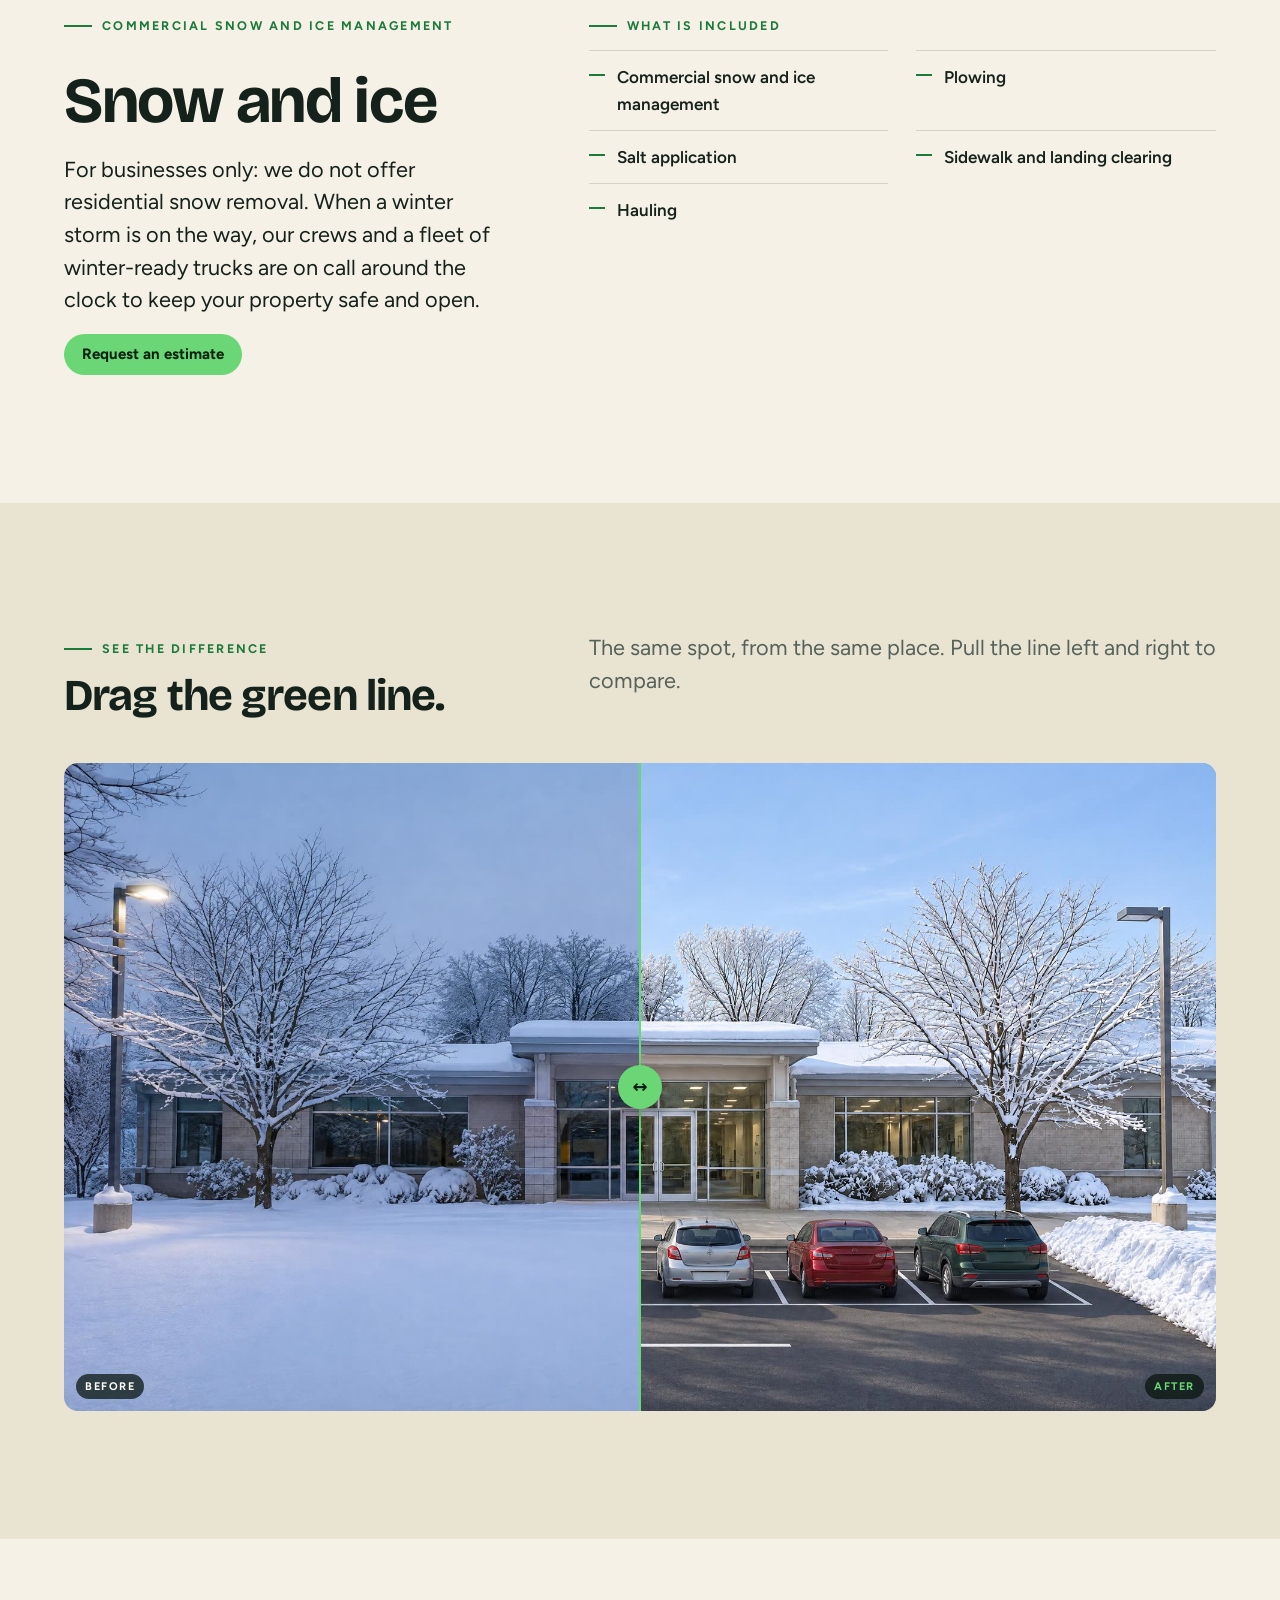
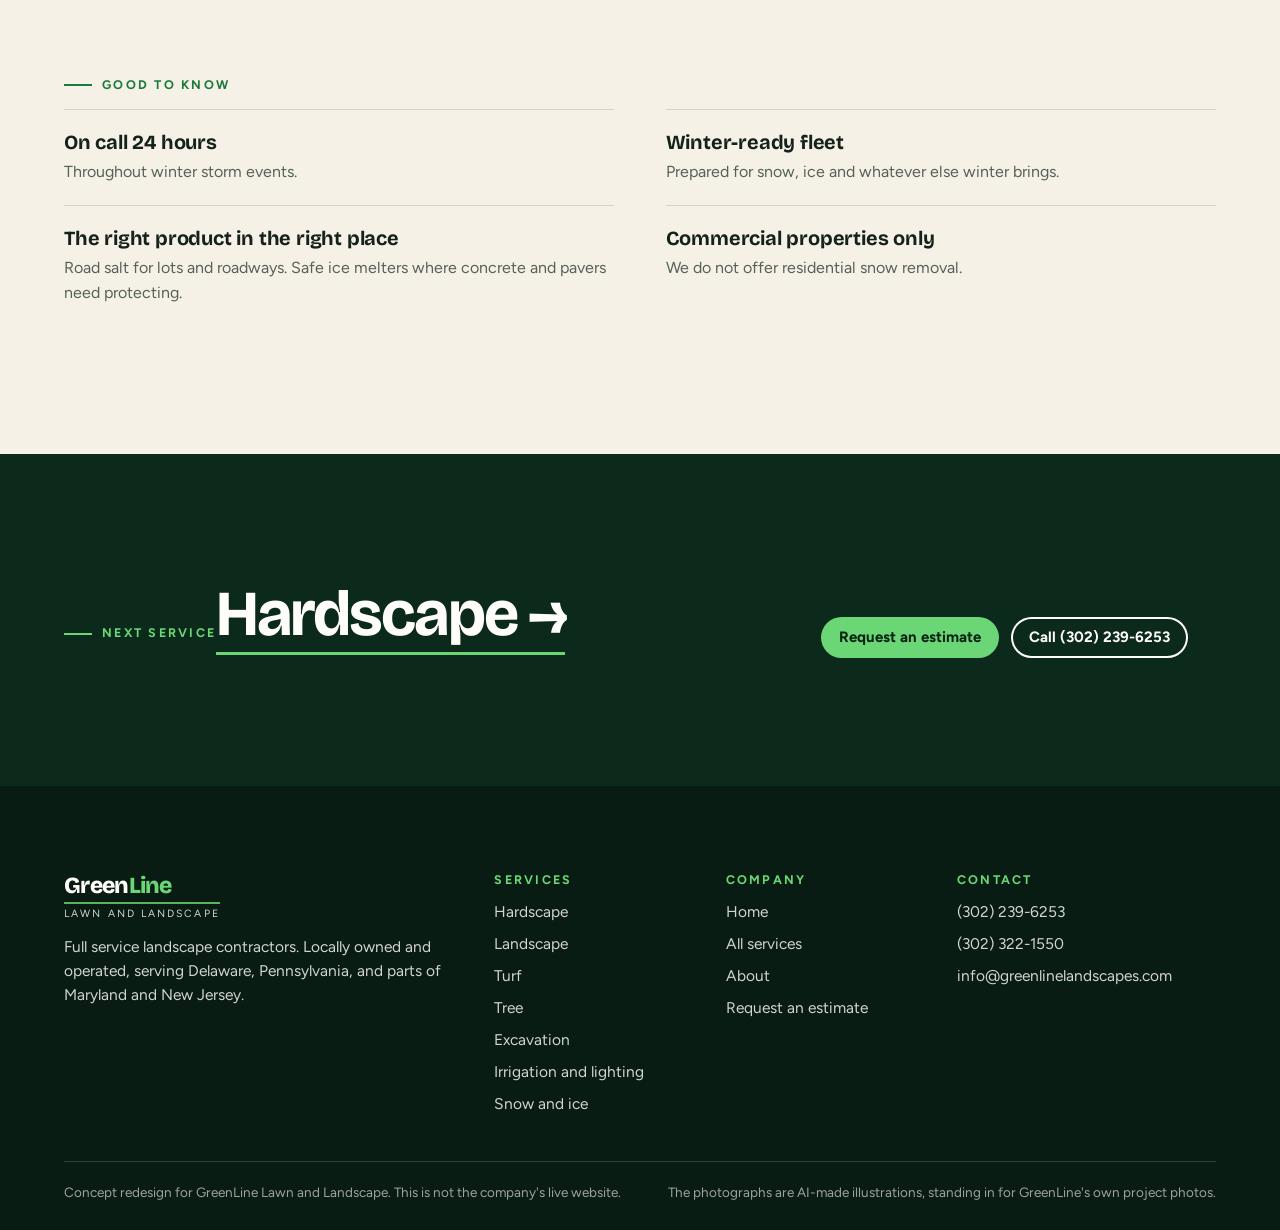
<file: snow.html>
<!doctype html>
<html lang="en">
<head>
<meta charset="utf-8">
<meta name="viewport" content="width=device-width, initial-scale=1, viewport-fit=cover">
<meta name="robots" content="noindex, nofollow">
<title>Snow and ice | GreenLine Lawn and Landscape</title>
<meta name="description" content="For businesses only: we do not offer residential snow removal. When a winter storm is on the way, our crews and a fleet of winter-ready trucks are on call around the clock to keep your property safe and open.">
<meta name="theme-color" content="#0c2a1c">
<link rel="icon" href="data:image/svg+xml,%3Csvg xmlns='http://www.w3.org/2000/svg' viewBox='0 0 32 32'%3E%3Crect width='32' height='32' rx='7' fill='%230c2a1c'/%3E%3Cpath d='M7 21h18' stroke='%236bd675' stroke-width='4' stroke-linecap='round'/%3E%3C/svg%3E">
<link rel="preconnect" href="https://fonts.googleapis.com">
<link rel="preconnect" href="https://fonts.gstatic.com" crossorigin>
<link rel="stylesheet" href="https://fonts.googleapis.com/css2?family=Bricolage+Grotesque:opsz,wght@12..96,500..800&family=Figtree:wght@400;500;600;700&display=swap">
<link rel="stylesheet" href="assets/site.css">
</head>
<body>
<a class="skip" href="#main">Skip to content</a>
<header class="top">
  <a class="brand" href="index.html" aria-label="GreenLine Lawn and Landscape, home"><b>Green<i>Line</i></b><span>Lawn and Landscape</span></a>
  <nav class="nav" aria-label="Main"><a href="services.html">Services</a><a href="about.html">About</a><a href="contact.html">Contact</a></nav>
  <a class="tel" href="tel:+13022396253">(302) 239-6253</a>
  <a class="btn" href="contact.html">Request an estimate</a>
  <button class="menu" type="button" aria-expanded="false">Menu</button>
</header>
<main id="main">
  <section class="process" data-process style="height:520vh;height:520svh" aria-label="Snow and ice: the process in 4 steps">
    <div class="stage">
      <img class="layer" fetchpriority="high" src="img/snow-1.jpg" srcset="img/snow-1.jpg 1920w, img/full/snow-1.jpg 2688w" sizes="(max-aspect-ratio: 3/4) 110vh, (max-aspect-ratio: 16/9) 177vh, 100vw" alt="Snow and ice, step 1 of 4: Overnight">
      <img class="layer" data-fx="plow" decoding="async" src="img/snow-2.jpg" srcset="img/snow-2.jpg 1920w, img/full/snow-2.jpg 2688w" sizes="(max-aspect-ratio: 3/4) 110vh, (max-aspect-ratio: 16/9) 177vh, 100vw" alt="Snow and ice, step 2 of 4: Plow">
      <img class="layer" data-fx="plow" decoding="async" src="img/snow-3.jpg" srcset="img/snow-3.jpg 1920w, img/full/snow-3.jpg 2688w" sizes="(max-aspect-ratio: 3/4) 110vh, (max-aspect-ratio: 16/9) 177vh, 100vw" alt="Snow and ice, step 3 of 4: Salt">
      <img class="layer" data-fx="fade" decoding="async" src="img/snow-4.jpg" srcset="img/snow-4.jpg 1920w, img/full/snow-4.jpg 2688w" sizes="(max-aspect-ratio: 3/4) 110vh, (max-aspect-ratio: 16/9) 177vh, 100vw" alt="Snow and ice, step 4 of 4: Open">
      <div class="shade"></div>
      <div class="words">
        <p class="step" aria-hidden="true"><b>01 / 04</b><span>Overnight</span></p>
        <div class="lines" aria-live="polite">
          <div class="line on"><h1>A storm overnight. Doors open at eight.</h1><p>During winter storm events our people are on call 24 hours a day.</p></div>
          <div class="line"><h2>Plows out before the lot fills up.</h2><p>Trained drivers and the right equipment clear lanes and spaces fast.</p></div>
          <div class="line"><h2>Salt down, walks cleared.</h2><p>Straight road salt on parking areas, so there is no sand to clean up in spring. Safe ice melters on sidewalks and landings, to protect concrete and pavers.</p></div>
          <div class="line"><h2>Open for business.</h2><p>A safe lot and safe walks, with safety as the first priority from the first pass to the last.</p></div>
        </div>
      </div>
      <div class="rail" role="group" aria-label="Jump to a step"><i class="rail-fill"></i><button type="button" data-name="Overnight" aria-label="Step 1: Overnight"><span>Overnight</span></button><button type="button" data-name="Plow" aria-label="Step 2: Plow"><span>Plow</span></button><button type="button" data-name="Salt" aria-label="Step 3: Salt"><span>Salt</span></button><button type="button" data-name="Open" aria-label="Step 4: Open"><span>Open</span></button></div>
      <div class="hint" aria-hidden="true">Scroll &darr;</div>
    </div>
  </section>

  <section class="band">
    <div class="wrap split">
      <div class="stack"><p class="eyebrow">Commercial snow and ice management</p><h2 class="h-xl">Snow and ice</h2><p class="lede">For businesses only: we do not offer residential snow removal. When a winter storm is on the way, our crews and a fleet of winter-ready trucks are on call around the clock to keep your property safe and open.</p><a class="btn" href="contact.html">Request an estimate</a></div>
      <div class="reveal"><p class="eyebrow">What is included</p><ul class="ticks"><li>Commercial snow and ice management</li><li>Plowing</li><li>Salt application</li><li>Sidewalk and landing clearing</li><li>Hauling</li></ul></div>
    </div>
  </section>

  <section class="band tint">
    <div class="wrap">
      <div class="split" style="margin-bottom:clamp(24px,4vw,44px)">
        <div><p class="eyebrow">See the difference</p><h2 class="h-lg">Drag the green line.</h2></div>
        <p class="lede muted">The same spot, from the same place. Pull the line left and right to compare.</p>
      </div>
      <div class="compare reveal">
        <img src="img/snow-1.jpg" alt="Snow and ice: before" loading="lazy">
        <img class="after" src="img/snow-4.jpg" alt="Snow and ice: after" loading="lazy">
        <input type="range" min="0" max="100" value="50" step="0.5" aria-label="Slide to compare before and after">
        <span class="grip"></span><span class="lab l">Before</span><span class="lab r">After</span>
      </div>
    </div>
  </section>


  <section class="band">
    <div class="wrap">
      <p class="eyebrow">Good to know</p>
      <dl class="facts"><div class="reveal"><dt>On call 24 hours</dt><dd>Throughout winter storm events.</dd></div><div class="reveal"><dt>Winter-ready fleet</dt><dd>Prepared for snow, ice and whatever else winter brings.</dd></div><div class="reveal"><dt>The right product in the right place</dt><dd>Road salt for lots and roadways. Safe ice melters where concrete and pavers need protecting.</dd></div><div class="reveal"><dt>Commercial properties only</dt><dd>We do not offer residential snow removal.</dd></div></dl>
    </div>
  </section>

  <section class="band dark">
    <div class="wrap next">
      <div><p class="eyebrow">Next service</p><a class="big" href="hardscape.html">Hardscape &rarr;</a></div>
      <div class="cta-band"><div class="actions"><a class="btn" href="contact.html">Request an estimate</a><a class="btn ghost" href="tel:+13022396253">Call (302) 239-6253</a></div></div>
    </div>
  </section>
</main>
<footer>
  <div class="wrap">
    <div class="foot">
      <div><a class="brand" href="index.html" aria-label="GreenLine Lawn and Landscape, home"><b>Green<i>Line</i></b><span>Lawn and Landscape</span></a><p>Full service landscape contractors. Locally owned and operated, serving Delaware, Pennsylvania, and parts of Maryland and New Jersey.</p></div>
      <div><h3>Services</h3><ul><li><a href="hardscape.html">Hardscape</a></li><li><a href="landscape.html">Landscape</a></li><li><a href="turf.html">Turf</a></li><li><a href="tree.html">Tree</a></li><li><a href="excavation.html">Excavation</a></li><li><a href="irrigation-lighting.html">Irrigation and lighting</a></li><li><a href="snow.html">Snow and ice</a></li></ul></div>
      <div><h3>Company</h3><ul><li><a href="index.html">Home</a></li><li><a href="services.html">All services</a></li><li><a href="about.html">About</a></li><li><a href="contact.html">Request an estimate</a></li></ul></div>
      <div><h3>Contact</h3><ul><li><a href="tel:+13022396253">(302) 239-6253</a></li><li><a href="tel:+13023221550">(302) 322-1550</a></li><li><a href="mailto:info@greenlinelandscapes.com">info@greenlinelandscapes.com</a></li></ul></div>
    </div>
    <p class="concept"><span>Concept redesign for GreenLine Lawn and Landscape. This is not the company's live website.</span><span>The photographs are AI-made illustrations, standing in for GreenLine's own project photos.</span></p>
  </div>
</footer>
<p class="flag" role="note">Concept preview. Not GreenLine's live website.</p>
<script src="assets/site.js"></script>
</body>
</html>
</file>
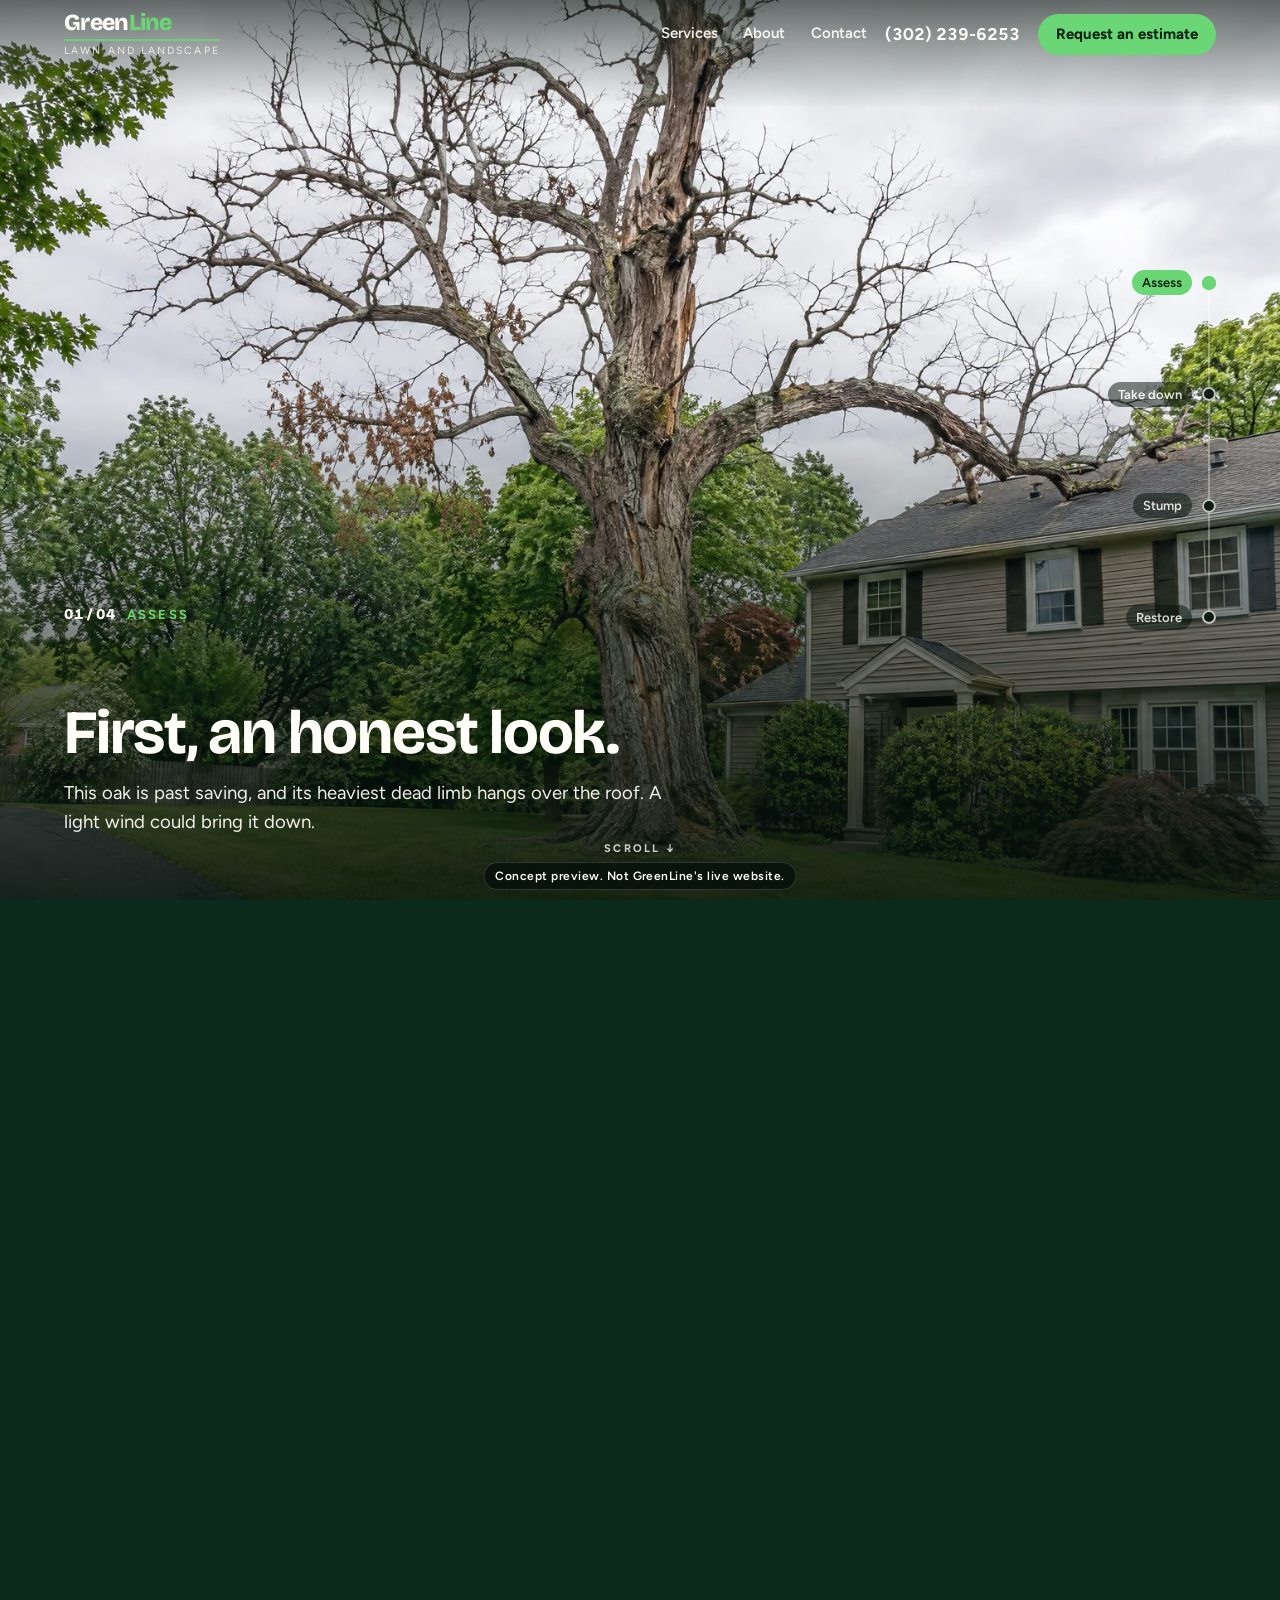
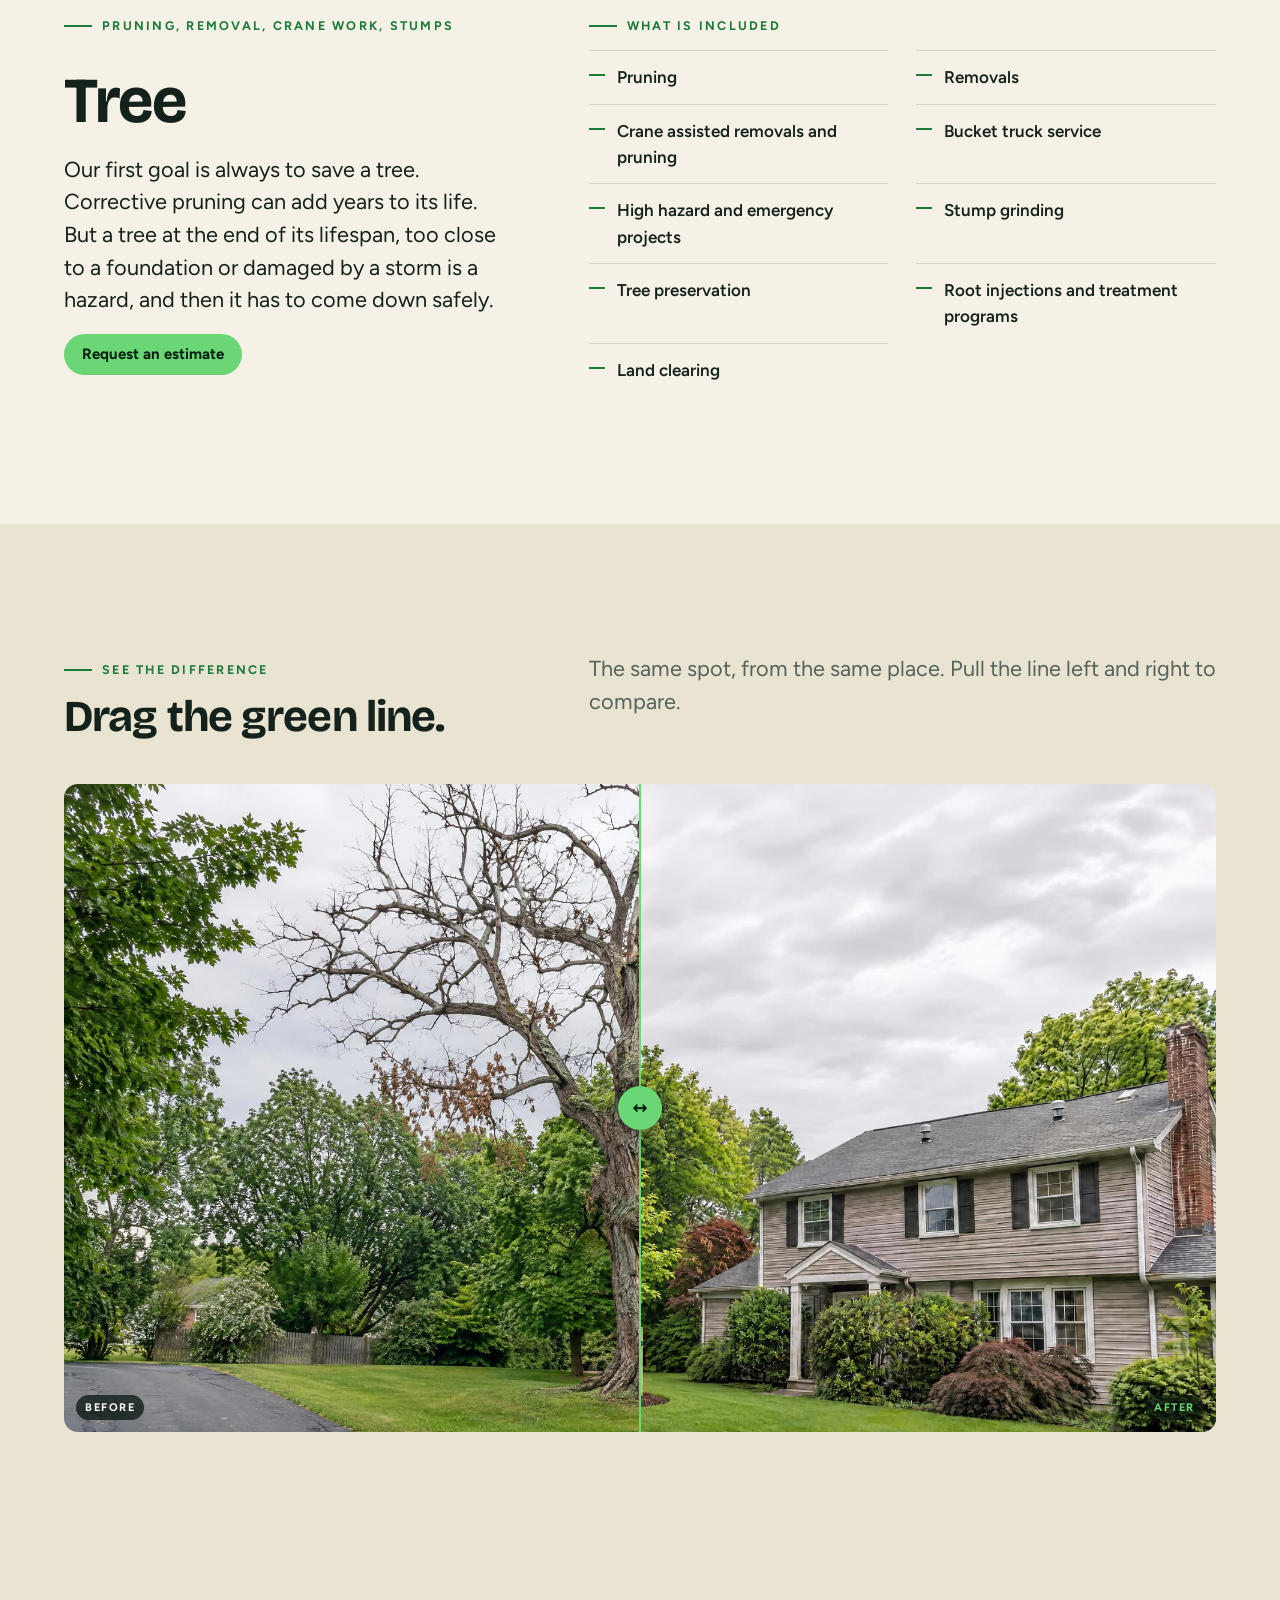
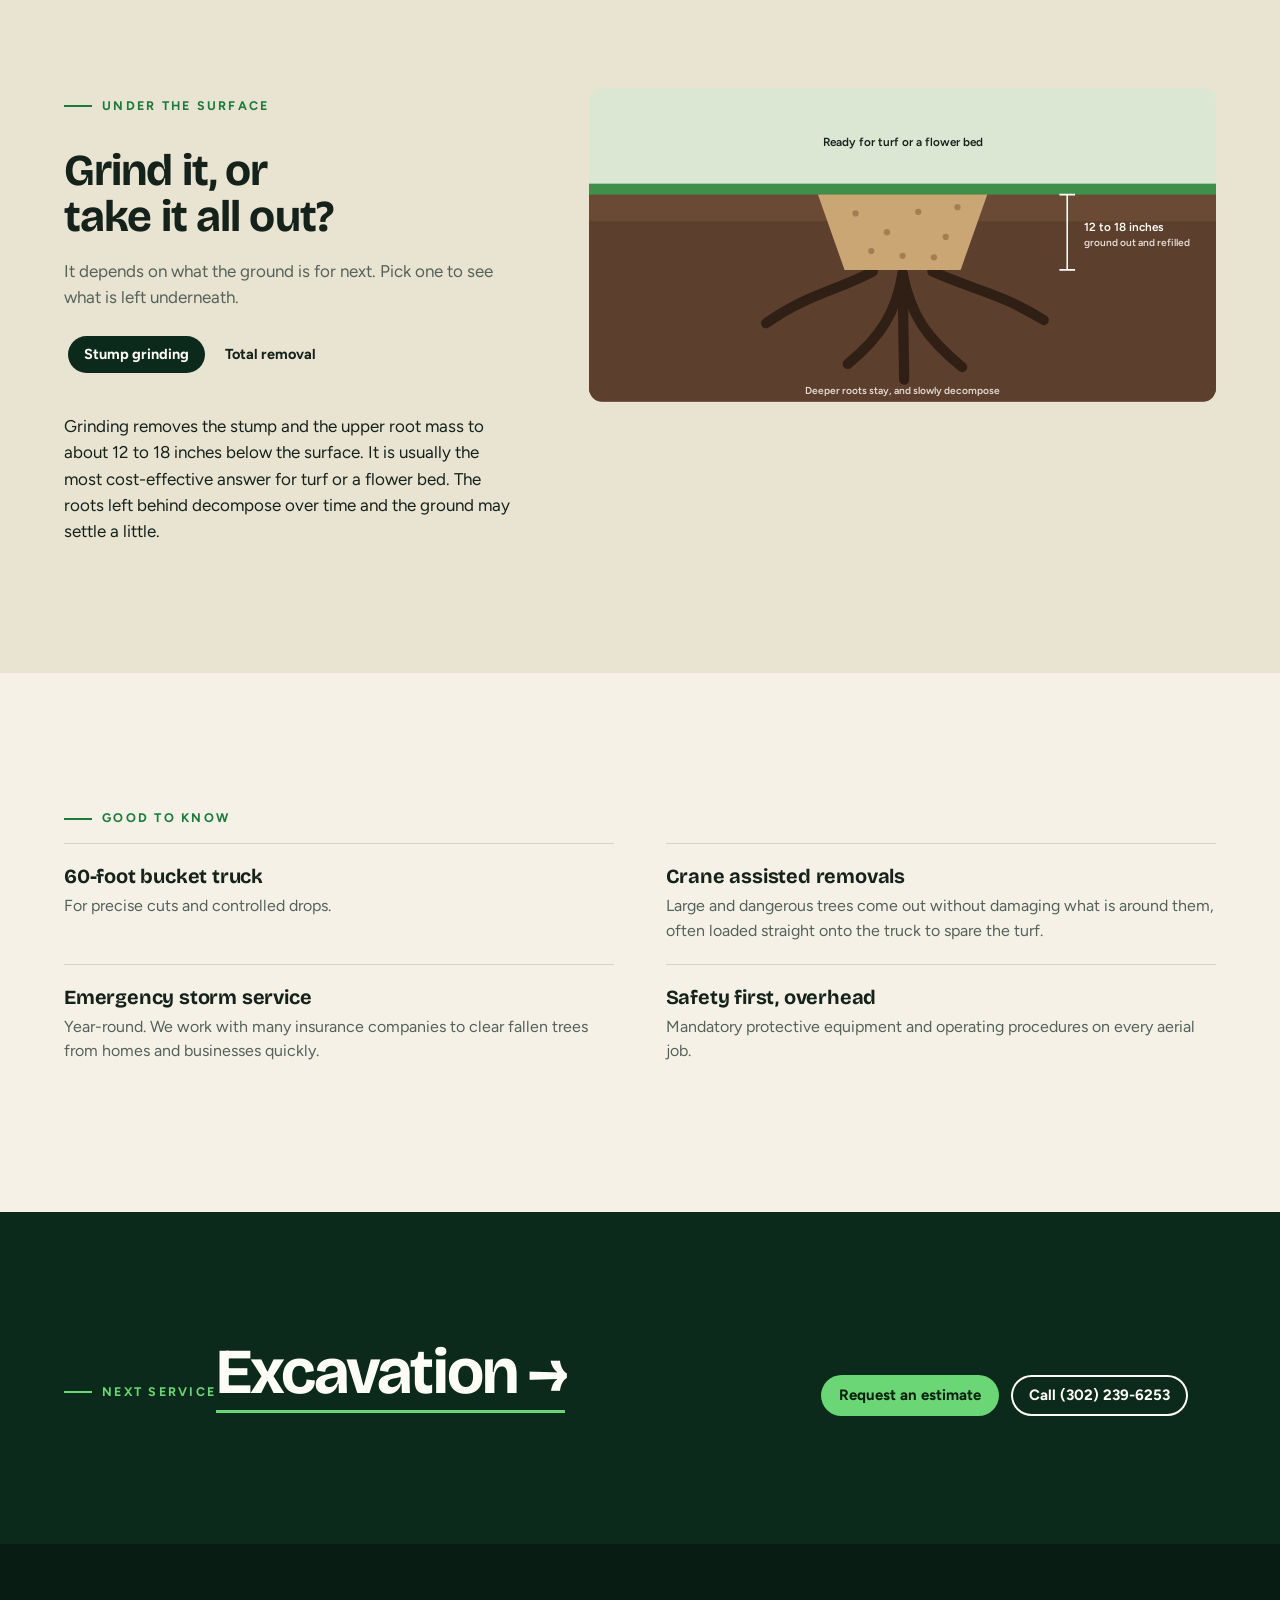
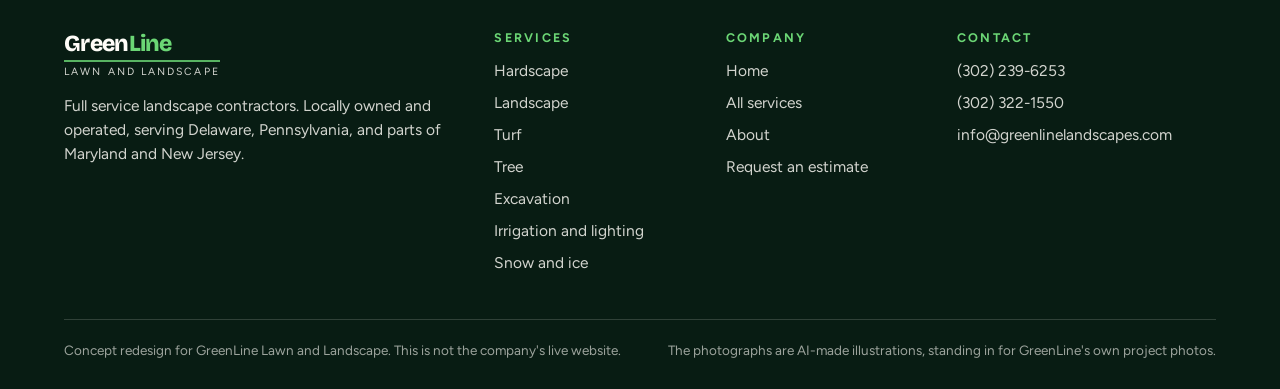
<file: tree.html>
<!doctype html>
<html lang="en">
<head>
<meta charset="utf-8">
<meta name="viewport" content="width=device-width, initial-scale=1, viewport-fit=cover">
<meta name="robots" content="noindex, nofollow">
<title>Tree | GreenLine Lawn and Landscape</title>
<meta name="description" content="Our first goal is always to save a tree. Corrective pruning can add years to its life. But a tree at the end of its lifespan, too close to a foundation or damaged by a storm is a hazard, and then it has to come down safely.">
<meta name="theme-color" content="#0c2a1c">
<link rel="icon" href="data:image/svg+xml,%3Csvg xmlns='http://www.w3.org/2000/svg' viewBox='0 0 32 32'%3E%3Crect width='32' height='32' rx='7' fill='%230c2a1c'/%3E%3Cpath d='M7 21h18' stroke='%236bd675' stroke-width='4' stroke-linecap='round'/%3E%3C/svg%3E">
<link rel="preconnect" href="https://fonts.googleapis.com">
<link rel="preconnect" href="https://fonts.gstatic.com" crossorigin>
<link rel="stylesheet" href="https://fonts.googleapis.com/css2?family=Bricolage+Grotesque:opsz,wght@12..96,500..800&family=Figtree:wght@400;500;600;700&display=swap">
<link rel="stylesheet" href="assets/site.css">
</head>
<body>
<a class="skip" href="#main">Skip to content</a>
<header class="top">
  <a class="brand" href="index.html" aria-label="GreenLine Lawn and Landscape, home"><b>Green<i>Line</i></b><span>Lawn and Landscape</span></a>
  <nav class="nav" aria-label="Main"><a href="services.html">Services</a><a href="about.html">About</a><a href="contact.html">Contact</a></nav>
  <a class="tel" href="tel:+13022396253">(302) 239-6253</a>
  <a class="btn" href="contact.html">Request an estimate</a>
  <button class="menu" type="button" aria-expanded="false">Menu</button>
</header>
<main id="main">
  <section class="process" data-process style="height:520vh;height:520svh" aria-label="Tree: the process in 4 steps">
    <div class="stage">
      <img class="layer" fetchpriority="high" src="img/tree-1.jpg" srcset="img/tree-1.jpg 1920w, img/full/tree-1.jpg 2688w" sizes="(max-aspect-ratio: 3/4) 110vh, (max-aspect-ratio: 16/9) 177vh, 100vw" alt="Tree, step 1 of 4: Assess">
      <img class="layer" data-fx="fade" decoding="async" src="img/tree-2.jpg" srcset="img/tree-2.jpg 1920w, img/full/tree-2.jpg 2688w" sizes="(max-aspect-ratio: 3/4) 110vh, (max-aspect-ratio: 16/9) 177vh, 100vw" alt="Tree, step 2 of 4: Take down">
      <img class="layer" data-fx="rise" decoding="async" src="img/tree-3.jpg" srcset="img/tree-3.jpg 1920w, img/full/tree-3.jpg 2688w" sizes="(max-aspect-ratio: 3/4) 110vh, (max-aspect-ratio: 16/9) 177vh, 100vw" alt="Tree, step 3 of 4: Stump">
      <img class="layer" data-fx="sweep" decoding="async" src="img/tree-4.jpg" srcset="img/tree-4.jpg 1920w, img/full/tree-4.jpg 2688w" sizes="(max-aspect-ratio: 3/4) 110vh, (max-aspect-ratio: 16/9) 177vh, 100vw" alt="Tree, step 4 of 4: Restore">
      <div class="shade"></div>
      <div class="words">
        <p class="step" aria-hidden="true"><b>01 / 04</b><span>Assess</span></p>
        <div class="lines" aria-live="polite">
          <div class="line on"><h1>First, an honest look.</h1><p>This oak is past saving, and its heaviest dead limb hangs over the roof. A light wind could bring it down.</p></div>
          <div class="line"><h2>Down in sections, not in one go.</h2><p>A 60-foot aerial bucket truck gives precise cuts and controlled drops. For high-risk and very large trees, a crane lifts each piece clear.</p></div>
          <div class="line"><h2>Then the stump.</h2><p>Grinding takes it 12 to 18 inches below the surface. Before a new tree or a patio, we remove the whole root mass instead.</p></div>
          <div class="line"><h2>Ground you can use again.</h2><p>Backfilled with the right material for what comes next: turf, a bed, or a new tree in a better spot.</p></div>
        </div>
      </div>
      <div class="rail" role="group" aria-label="Jump to a step"><i class="rail-fill"></i><button type="button" data-name="Assess" aria-label="Step 1: Assess"><span>Assess</span></button><button type="button" data-name="Take down" aria-label="Step 2: Take down"><span>Take down</span></button><button type="button" data-name="Stump" aria-label="Step 3: Stump"><span>Stump</span></button><button type="button" data-name="Restore" aria-label="Step 4: Restore"><span>Restore</span></button></div>
      <div class="hint" aria-hidden="true">Scroll &darr;</div>
    </div>
  </section>

  <section class="band">
    <div class="wrap split">
      <div class="stack"><p class="eyebrow">Pruning, removal, crane work, stumps</p><h2 class="h-xl">Tree</h2><p class="lede">Our first goal is always to save a tree. Corrective pruning can add years to its life. But a tree at the end of its lifespan, too close to a foundation or damaged by a storm is a hazard, and then it has to come down safely.</p><a class="btn" href="contact.html">Request an estimate</a></div>
      <div class="reveal"><p class="eyebrow">What is included</p><ul class="ticks"><li>Pruning</li><li>Removals</li><li>Crane assisted removals and pruning</li><li>Bucket truck service</li><li>High hazard and emergency projects</li><li>Stump grinding</li><li>Tree preservation</li><li>Root injections and treatment programs</li><li>Land clearing</li></ul></div>
    </div>
  </section>

  <section class="band tint">
    <div class="wrap">
      <div class="split" style="margin-bottom:clamp(24px,4vw,44px)">
        <div><p class="eyebrow">See the difference</p><h2 class="h-lg">Drag the green line.</h2></div>
        <p class="lede muted">The same spot, from the same place. Pull the line left and right to compare.</p>
      </div>
      <div class="compare reveal">
        <img src="img/tree-1.jpg" alt="Tree: before" loading="lazy">
        <img class="after" src="img/tree-4.jpg" alt="Tree: after" loading="lazy">
        <input type="range" min="0" max="100" value="50" step="0.5" aria-label="Slide to compare before and after">
        <span class="grip"></span><span class="lab l">Before</span><span class="lab r">After</span>
      </div>
    </div>
  </section>

  <section class="band tint">
    <div class="wrap split" data-stump>
      <div class="stack">
        <p class="eyebrow">Under the surface</p>
        <h2 class="h-lg">Grind it, or take it all out?</h2>
        <p class="muted">It depends on what the ground is for next. Pick one to see what is left underneath.</p>
        <div class="choice" role="group" aria-label="Stump option"><button type="button" data-mode="grind" aria-pressed="true">Stump grinding</button><button type="button" data-mode="remove" aria-pressed="false">Total removal</button></div>
        <p class="stump-note" aria-live="polite"></p>
      </div>
      <svg class="stump-svg reveal" viewBox="0 0 800 400" role="img" aria-label="Cross-section of the ground where a stump stood" data-mode="grind">
        <rect width="800" height="400" fill="#dbe7d3"/>
        <rect y="130" width="800" height="270" fill="#6a4a34"/>
        <rect y="170" width="800" height="230" fill="#5c3f2c"/>
        <rect y="122" width="800" height="14" fill="#3f8f4a"/>
        <g class="swap grind">
          <g fill="none" stroke="#2f1f15" stroke-width="13" stroke-linecap="round">
            <path d="M400 236 C392 286 372 318 330 352"/><path d="M400 236 C410 290 432 320 476 356"/><path d="M362 234 C318 258 280 262 226 300"/><path d="M438 234 C486 256 526 262 580 296"/><path d="M400 240 L402 372"/>
          </g>
          <path d="M292 136 H508 L474 232 H326 Z" fill="#c9a674"/>
          <g fill="#a27f52"><circle cx="340" cy="160" r="4"/><circle cx="380" cy="184" r="4"/><circle cx="420" cy="158" r="4"/><circle cx="455" cy="190" r="4"/><circle cx="400" cy="214" r="4"/><circle cx="360" cy="208" r="4"/><circle cx="440" cy="216" r="4"/><circle cx="470" cy="152" r="4"/></g>
          <g stroke="#fffdf8" stroke-width="2"><path d="M610 136 V232"/><path d="M600 136 H620"/><path d="M600 232 H620"/></g>
          <text class="on-soil" x="632" y="182">12 to 18 inches</text><text class="on-soil small" x="632" y="202">ground out and refilled</text>
          <text class="on-soil small" x="400" y="390" text-anchor="middle">Deeper roots stay, and slowly decompose</text>
          <text x="400" y="74" text-anchor="middle">Ready for turf or a flower bed</text>
        </g>
        <g class="swap remove">
          <path d="M214 136 H586 C574 262 508 344 400 352 C292 344 226 262 214 136 Z" fill="#8c6a4a"/>
          <g stroke="#a3835f" stroke-width="2" fill="none"><path d="M236 190 H564"/><path d="M262 244 H538"/><path d="M308 298 H492"/></g>
          <path d="M400 130 V58" stroke="#4a3626" stroke-width="7" stroke-linecap="round"/>
          <circle cx="400" cy="46" r="30" fill="#3f8f4a"/><circle cx="378" cy="60" r="18" fill="#3f8f4a"/><circle cx="424" cy="60" r="18" fill="#3f8f4a"/>
          <text class="on-soil" x="400" y="250" text-anchor="middle">Whole root mass out</text><text class="on-soil small" x="400" y="272" text-anchor="middle">clean backfill, compacted in layers</text>
          <text x="610" y="74" text-anchor="middle">Ready for a new tree or a patio</text>
        </g>
      </svg>
    </div>
  </section>

  <section class="band">
    <div class="wrap">
      <p class="eyebrow">Good to know</p>
      <dl class="facts"><div class="reveal"><dt>60-foot bucket truck</dt><dd>For precise cuts and controlled drops.</dd></div><div class="reveal"><dt>Crane assisted removals</dt><dd>Large and dangerous trees come out without damaging what is around them, often loaded straight onto the truck to spare the turf.</dd></div><div class="reveal"><dt>Emergency storm service</dt><dd>Year-round. We work with many insurance companies to clear fallen trees from homes and businesses quickly.</dd></div><div class="reveal"><dt>Safety first, overhead</dt><dd>Mandatory protective equipment and operating procedures on every aerial job.</dd></div></dl>
    </div>
  </section>

  <section class="band dark">
    <div class="wrap next">
      <div><p class="eyebrow">Next service</p><a class="big" href="excavation.html">Excavation &rarr;</a></div>
      <div class="cta-band"><div class="actions"><a class="btn" href="contact.html">Request an estimate</a><a class="btn ghost" href="tel:+13022396253">Call (302) 239-6253</a></div></div>
    </div>
  </section>
</main>
<footer>
  <div class="wrap">
    <div class="foot">
      <div><a class="brand" href="index.html" aria-label="GreenLine Lawn and Landscape, home"><b>Green<i>Line</i></b><span>Lawn and Landscape</span></a><p>Full service landscape contractors. Locally owned and operated, serving Delaware, Pennsylvania, and parts of Maryland and New Jersey.</p></div>
      <div><h3>Services</h3><ul><li><a href="hardscape.html">Hardscape</a></li><li><a href="landscape.html">Landscape</a></li><li><a href="turf.html">Turf</a></li><li><a href="tree.html">Tree</a></li><li><a href="excavation.html">Excavation</a></li><li><a href="irrigation-lighting.html">Irrigation and lighting</a></li><li><a href="snow.html">Snow and ice</a></li></ul></div>
      <div><h3>Company</h3><ul><li><a href="index.html">Home</a></li><li><a href="services.html">All services</a></li><li><a href="about.html">About</a></li><li><a href="contact.html">Request an estimate</a></li></ul></div>
      <div><h3>Contact</h3><ul><li><a href="tel:+13022396253">(302) 239-6253</a></li><li><a href="tel:+13023221550">(302) 322-1550</a></li><li><a href="mailto:info@greenlinelandscapes.com">info@greenlinelandscapes.com</a></li></ul></div>
    </div>
    <p class="concept"><span>Concept redesign for GreenLine Lawn and Landscape. This is not the company's live website.</span><span>The photographs are AI-made illustrations, standing in for GreenLine's own project photos.</span></p>
  </div>
</footer>
<p class="flag" role="note">Concept preview. Not GreenLine's live website.</p>
<script src="assets/site.js"></script>
</body>
</html>
</file>
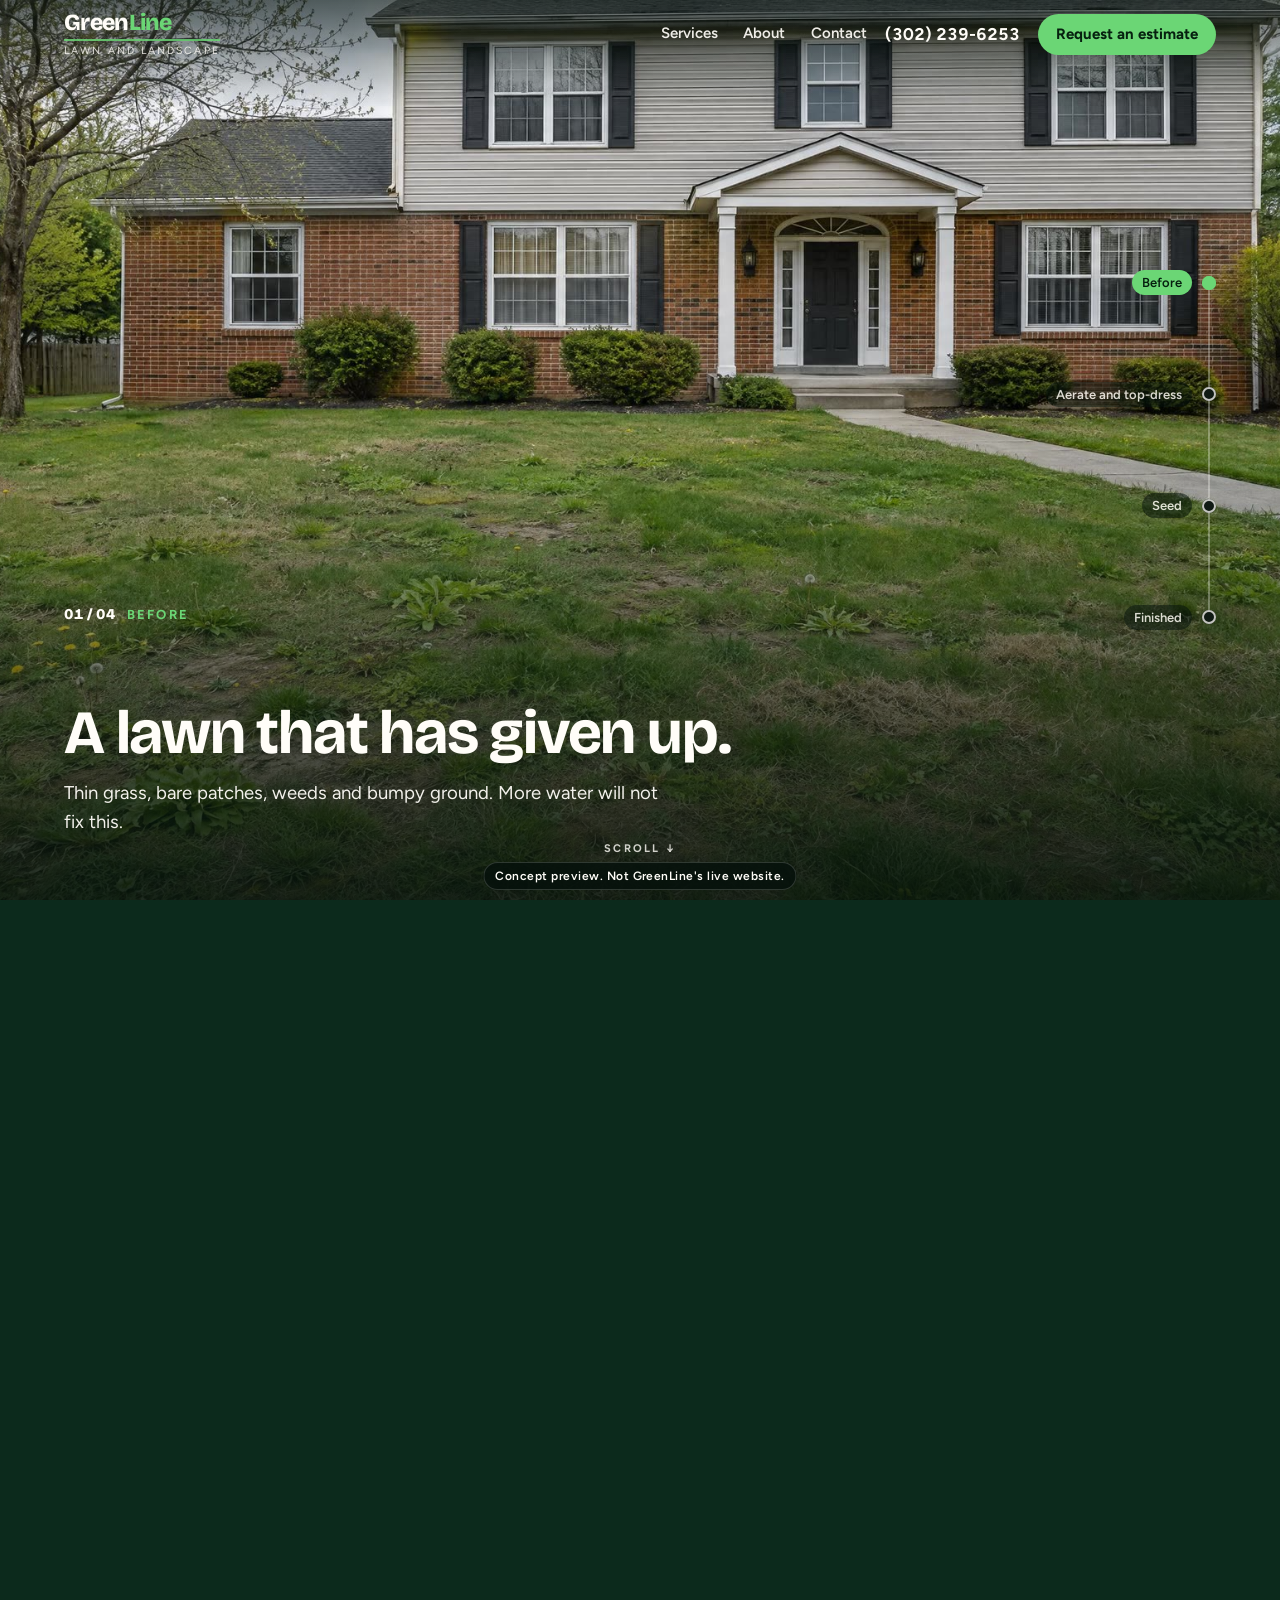
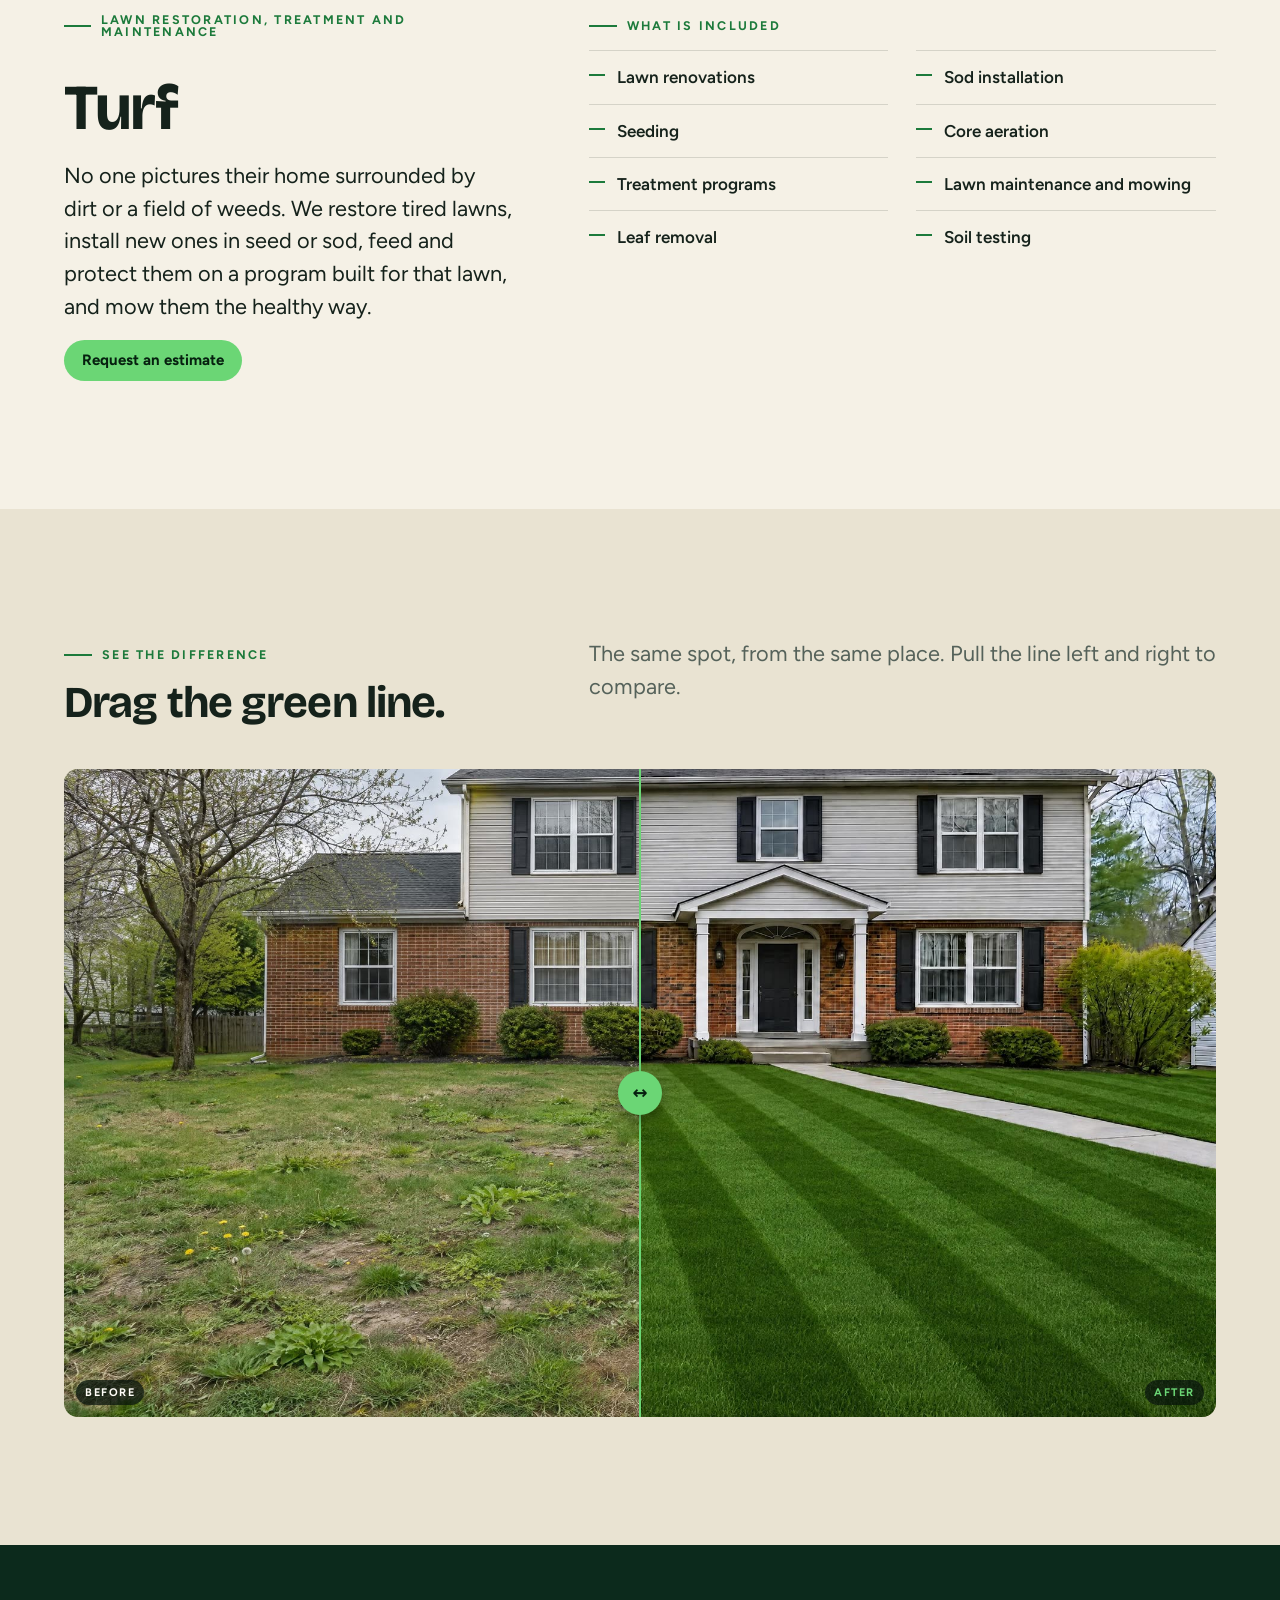
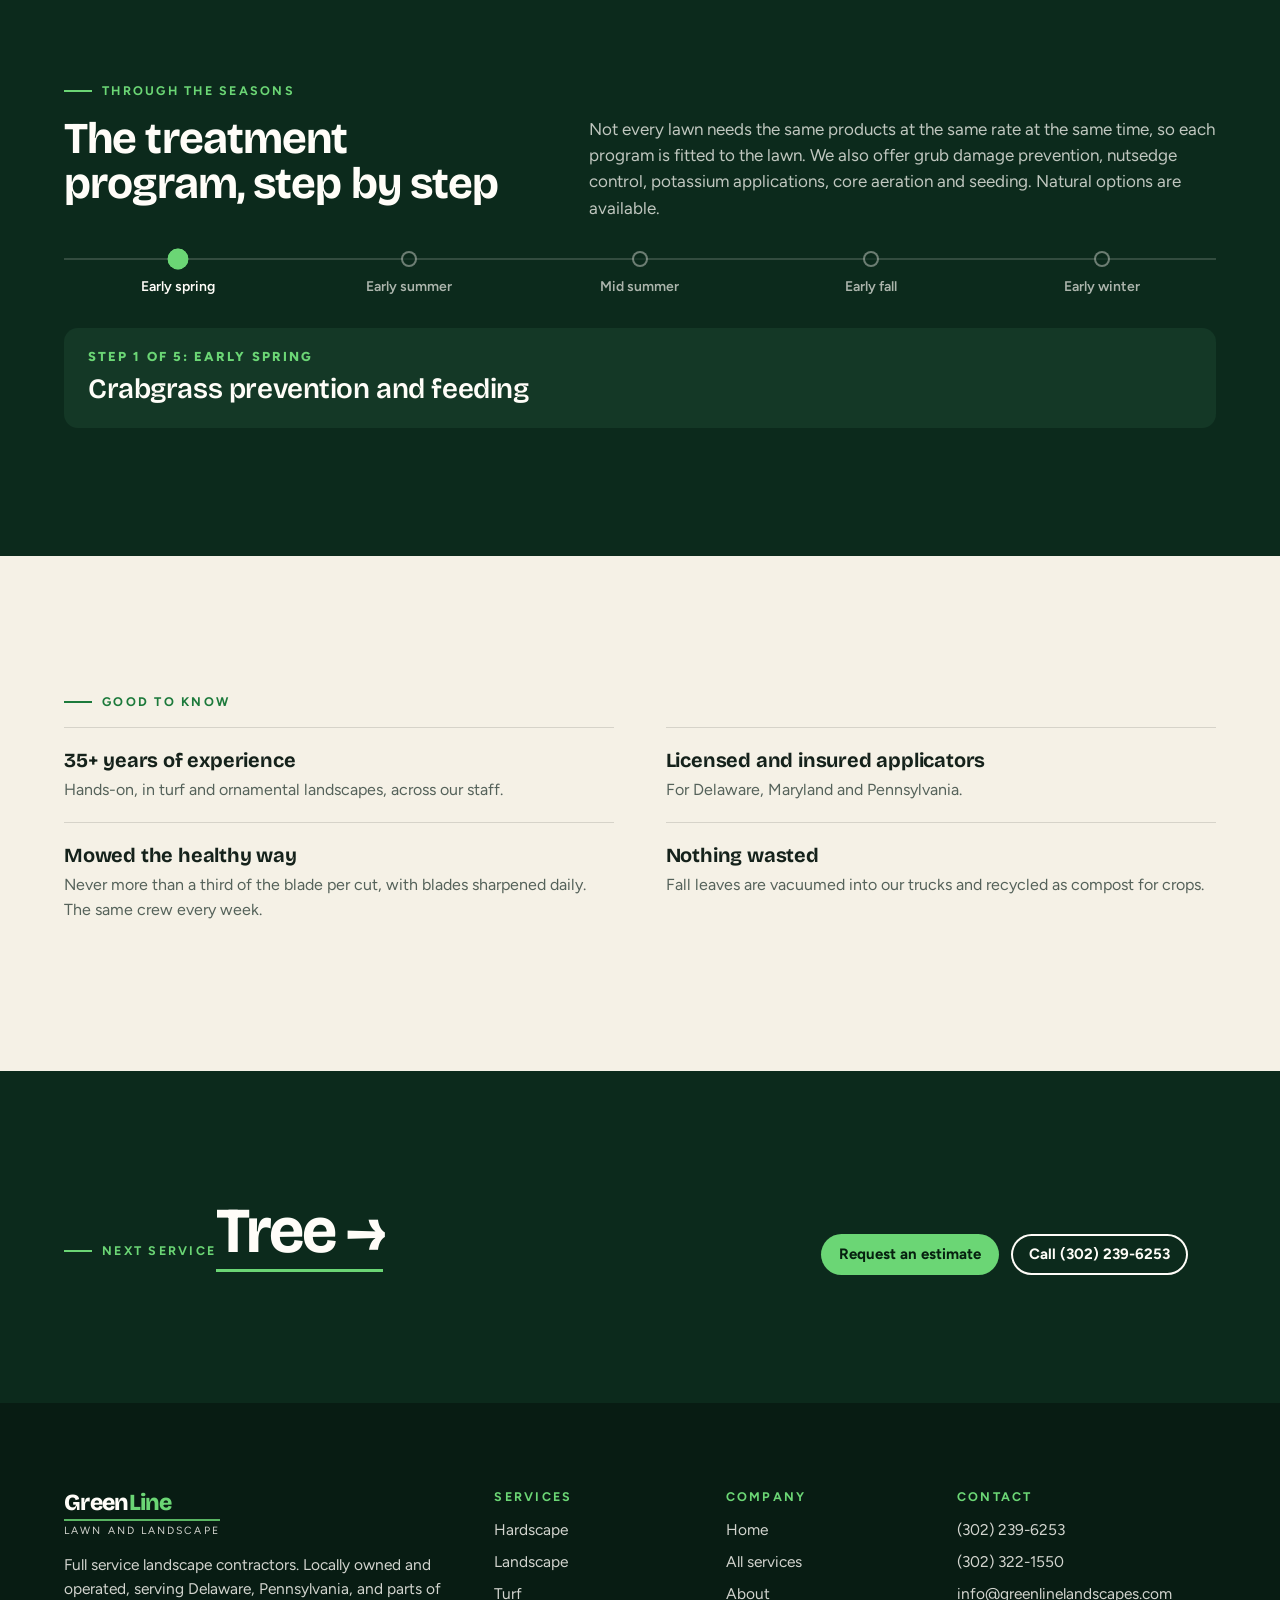
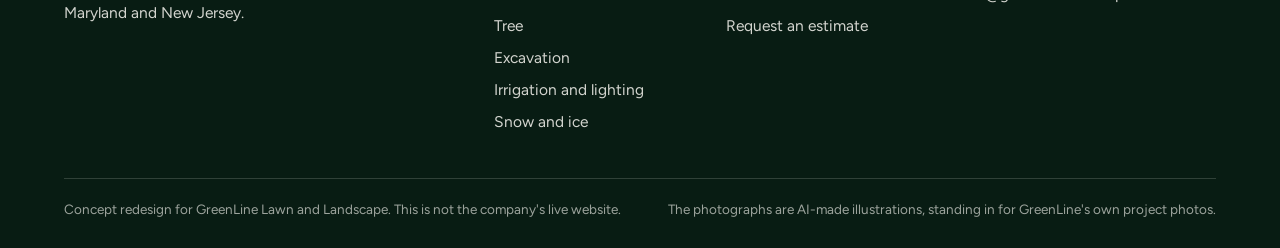
<file: turf.html>
<!doctype html>
<html lang="en">
<head>
<meta charset="utf-8">
<meta name="viewport" content="width=device-width, initial-scale=1, viewport-fit=cover">
<meta name="robots" content="noindex, nofollow">
<title>Turf | GreenLine Lawn and Landscape</title>
<meta name="description" content="No one pictures their home surrounded by dirt or a field of weeds. We restore tired lawns, install new ones in seed or sod, feed and protect them on a program built for that lawn, and mow them the healthy way.">
<meta name="theme-color" content="#0c2a1c">
<link rel="icon" href="data:image/svg+xml,%3Csvg xmlns='http://www.w3.org/2000/svg' viewBox='0 0 32 32'%3E%3Crect width='32' height='32' rx='7' fill='%230c2a1c'/%3E%3Cpath d='M7 21h18' stroke='%236bd675' stroke-width='4' stroke-linecap='round'/%3E%3C/svg%3E">
<link rel="preconnect" href="https://fonts.googleapis.com">
<link rel="preconnect" href="https://fonts.gstatic.com" crossorigin>
<link rel="stylesheet" href="https://fonts.googleapis.com/css2?family=Bricolage+Grotesque:opsz,wght@12..96,500..800&family=Figtree:wght@400;500;600;700&display=swap">
<link rel="stylesheet" href="assets/site.css">
</head>
<body>
<a class="skip" href="#main">Skip to content</a>
<header class="top">
  <a class="brand" href="index.html" aria-label="GreenLine Lawn and Landscape, home"><b>Green<i>Line</i></b><span>Lawn and Landscape</span></a>
  <nav class="nav" aria-label="Main"><a href="services.html">Services</a><a href="about.html">About</a><a href="contact.html">Contact</a></nav>
  <a class="tel" href="tel:+13022396253">(302) 239-6253</a>
  <a class="btn" href="contact.html">Request an estimate</a>
  <button class="menu" type="button" aria-expanded="false">Menu</button>
</header>
<main id="main">
  <section class="process" data-process style="height:520vh;height:520svh" aria-label="Turf: the process in 4 steps">
    <div class="stage">
      <img class="layer" fetchpriority="high" src="img/turf-1.jpg" srcset="img/turf-1.jpg 1920w, img/full/turf-1.jpg 2688w" sizes="(max-aspect-ratio: 3/4) 110vh, (max-aspect-ratio: 16/9) 177vh, 100vw" alt="Turf, step 1 of 4: Before">
      <img class="layer" data-fx="sweep" decoding="async" src="img/turf-2.jpg" srcset="img/turf-2.jpg 1920w, img/full/turf-2.jpg 2688w" sizes="(max-aspect-ratio: 3/4) 110vh, (max-aspect-ratio: 16/9) 177vh, 100vw" alt="Turf, step 2 of 4: Aerate and top-dress">
      <img class="layer" data-fx="rise" decoding="async" src="img/turf-3.jpg" srcset="img/turf-3.jpg 1920w, img/full/turf-3.jpg 2688w" sizes="(max-aspect-ratio: 3/4) 110vh, (max-aspect-ratio: 16/9) 177vh, 100vw" alt="Turf, step 3 of 4: Seed">
      <img class="layer" data-fx="fade" decoding="async" src="img/turf-4.jpg" srcset="img/turf-4.jpg 1920w, img/full/turf-4.jpg 2688w" sizes="(max-aspect-ratio: 3/4) 110vh, (max-aspect-ratio: 16/9) 177vh, 100vw" alt="Turf, step 4 of 4: Finished">
      <div class="shade"></div>
      <div class="words">
        <p class="step" aria-hidden="true"><b>01 / 04</b><span>Before</span></p>
        <div class="lines" aria-live="polite">
          <div class="line on"><h1>A lawn that has given up.</h1><p>Thin grass, bare patches, weeds and bumpy ground. More water will not fix this.</p></div>
          <div class="line"><h2>Open it up. Level it out.</h2><p>Core aeration lets water, oxygen and nutrients into the soil. Premium topsoil corrects minor settlement and gives new seed somewhere to take.</p></div>
          <div class="line"><h2>New grass, where it can root.</h2><p>Seed settles into the aeration holes and germinates. Where you need a lawn today, we lay sod instead.</p></div>
          <div class="line"><h2>Dense turf, and a plan to keep it.</h2><p>A treatment program timed to your mowing day, so nothing overlaps and you deal with one company.</p></div>
        </div>
      </div>
      <div class="rail" role="group" aria-label="Jump to a step"><i class="rail-fill"></i><button type="button" data-name="Before" aria-label="Step 1: Before"><span>Before</span></button><button type="button" data-name="Aerate and top-dress" aria-label="Step 2: Aerate and top-dress"><span>Aerate and top-dress</span></button><button type="button" data-name="Seed" aria-label="Step 3: Seed"><span>Seed</span></button><button type="button" data-name="Finished" aria-label="Step 4: Finished"><span>Finished</span></button></div>
      <div class="hint" aria-hidden="true">Scroll &darr;</div>
    </div>
  </section>

  <section class="band">
    <div class="wrap split">
      <div class="stack"><p class="eyebrow">Lawn restoration, treatment and maintenance</p><h2 class="h-xl">Turf</h2><p class="lede">No one pictures their home surrounded by dirt or a field of weeds. We restore tired lawns, install new ones in seed or sod, feed and protect them on a program built for that lawn, and mow them the healthy way.</p><a class="btn" href="contact.html">Request an estimate</a></div>
      <div class="reveal"><p class="eyebrow">What is included</p><ul class="ticks"><li>Lawn renovations</li><li>Sod installation</li><li>Seeding</li><li>Core aeration</li><li>Treatment programs</li><li>Lawn maintenance and mowing</li><li>Leaf removal</li><li>Soil testing</li></ul></div>
    </div>
  </section>

  <section class="band tint">
    <div class="wrap">
      <div class="split" style="margin-bottom:clamp(24px,4vw,44px)">
        <div><p class="eyebrow">See the difference</p><h2 class="h-lg">Drag the green line.</h2></div>
        <p class="lede muted">The same spot, from the same place. Pull the line left and right to compare.</p>
      </div>
      <div class="compare reveal">
        <img src="img/turf-1.jpg" alt="Turf: before" loading="lazy">
        <img class="after" src="img/turf-4.jpg" alt="Turf: after" loading="lazy">
        <input type="range" min="0" max="100" value="50" step="0.5" aria-label="Slide to compare before and after">
        <span class="grip"></span><span class="lab l">Before</span><span class="lab r">After</span>
      </div>
    </div>
  </section>

  <section class="band dark">
    <div class="wrap">
      <p class="eyebrow">Through the seasons</p>
      <div class="split">
        <h2 class="h-lg">The treatment program, step by step</h2>
        <p class="muted">Not every lawn needs the same products at the same rate at the same time, so each program is fitted to the lawn. We also offer grub damage prevention, nutsedge control, potassium applications, core aeration and seeding. Natural options are available.</p>
      </div>
      <div class="program reveal">
        <div class="program-tabs" role="tablist" aria-label="The treatment program, step by step"><button type="button" role="tab" data-what="Crabgrass prevention and feeding">Early spring</button><button type="button" role="tab" data-what="Broadleaf weed control and feeding">Early summer</button><button type="button" role="tab" data-what="Slow-release balanced feeding">Mid summer</button><button type="button" role="tab" data-what="Broadleaf weed control and feeding">Early fall</button><button type="button" role="tab" data-what="High-nitrogen feeding">Early winter</button></div>
        <div class="program-panel" role="tabpanel" aria-live="polite"><b></b><p></p></div>
      </div>
    </div>
  </section>

  <section class="band">
    <div class="wrap">
      <p class="eyebrow">Good to know</p>
      <dl class="facts"><div class="reveal"><dt>35+ years of experience</dt><dd>Hands-on, in turf and ornamental landscapes, across our staff.</dd></div><div class="reveal"><dt>Licensed and insured applicators</dt><dd>For Delaware, Maryland and Pennsylvania.</dd></div><div class="reveal"><dt>Mowed the healthy way</dt><dd>Never more than a third of the blade per cut, with blades sharpened daily. The same crew every week.</dd></div><div class="reveal"><dt>Nothing wasted</dt><dd>Fall leaves are vacuumed into our trucks and recycled as compost for crops.</dd></div></dl>
    </div>
  </section>

  <section class="band dark">
    <div class="wrap next">
      <div><p class="eyebrow">Next service</p><a class="big" href="tree.html">Tree &rarr;</a></div>
      <div class="cta-band"><div class="actions"><a class="btn" href="contact.html">Request an estimate</a><a class="btn ghost" href="tel:+13022396253">Call (302) 239-6253</a></div></div>
    </div>
  </section>
</main>
<footer>
  <div class="wrap">
    <div class="foot">
      <div><a class="brand" href="index.html" aria-label="GreenLine Lawn and Landscape, home"><b>Green<i>Line</i></b><span>Lawn and Landscape</span></a><p>Full service landscape contractors. Locally owned and operated, serving Delaware, Pennsylvania, and parts of Maryland and New Jersey.</p></div>
      <div><h3>Services</h3><ul><li><a href="hardscape.html">Hardscape</a></li><li><a href="landscape.html">Landscape</a></li><li><a href="turf.html">Turf</a></li><li><a href="tree.html">Tree</a></li><li><a href="excavation.html">Excavation</a></li><li><a href="irrigation-lighting.html">Irrigation and lighting</a></li><li><a href="snow.html">Snow and ice</a></li></ul></div>
      <div><h3>Company</h3><ul><li><a href="index.html">Home</a></li><li><a href="services.html">All services</a></li><li><a href="about.html">About</a></li><li><a href="contact.html">Request an estimate</a></li></ul></div>
      <div><h3>Contact</h3><ul><li><a href="tel:+13022396253">(302) 239-6253</a></li><li><a href="tel:+13023221550">(302) 322-1550</a></li><li><a href="mailto:info@greenlinelandscapes.com">info@greenlinelandscapes.com</a></li></ul></div>
    </div>
    <p class="concept"><span>Concept redesign for GreenLine Lawn and Landscape. This is not the company's live website.</span><span>The photographs are AI-made illustrations, standing in for GreenLine's own project photos.</span></p>
  </div>
</footer>
<p class="flag" role="note">Concept preview. Not GreenLine's live website.</p>
<script src="assets/site.js"></script>
</body>
</html>
</file>
<file: assets/site.css>
/* GreenLine concept site. One idea runs through it: a thin green line that marks progress, the way the work itself moves from step to step. */
:root {
  --forest: #0c2a1c; --forest-2: #143826; --ink: #15221b; --paper: #f5f1e6; --paper-2: #e9e3d2; --white: #fffdf8;
  --line: #6bd675; --leaf: #1c7a3b; --mute: #55625a; --rule: rgba(21, 34, 27, .14); --rule-dark: rgba(255, 253, 248, .16);
  --display: "Bricolage Grotesque", "Segoe UI", system-ui, sans-serif; --text: "Figtree", "Segoe UI", system-ui, -apple-system, sans-serif;
  --gutter: clamp(18px, 5vw, 72px); --bar: 68px; --wide: 1240px;
}
*, *::before, *::after { box-sizing: border-box; }
html { -webkit-text-size-adjust: 100%; scroll-padding-top: var(--bar); }
body { margin: 0; background: var(--paper); color: var(--ink); font: 400 17px/1.55 var(--text); -webkit-font-smoothing: antialiased; }
img { display: block; max-width: 100%; }
a { color: inherit; }
h1, h2, h3 { font-family: var(--display); font-weight: 700; line-height: 1.04; letter-spacing: -.02em; margin: 0; text-wrap: balance; }
p { margin: 0; }
:focus-visible { outline: 2px solid var(--line); outline-offset: 3px; border-radius: 2px; }
.wrap { width: min(100% - 2 * var(--gutter), var(--wide)); margin-inline: auto; }
.skip { position: absolute; left: -999px; top: 8px; z-index: 99; background: var(--white); color: var(--ink); padding: 10px 14px; border-radius: 6px; }
.skip:focus { left: 8px; }

/* Top bar: clear over a picture, solid once the page has moved or on pages with no picture. */
.top { position: fixed; inset: 0 0 auto 0; z-index: 40; height: var(--bar); display: flex; align-items: center; gap: 18px; padding-inline: var(--gutter); color: var(--white); transition: background .3s, box-shadow .3s; }
.top::before { content: ""; position: absolute; inset: 0 0 -40px 0; background: linear-gradient(rgba(6, 18, 12, .62), rgba(6, 18, 12, 0)); pointer-events: none; z-index: -1; transition: opacity .3s; }
.top.solid, .plain .top { background: var(--forest); box-shadow: 0 1px 0 var(--rule-dark); }
.top.solid::before, .plain .top::before { opacity: 0; }
.brand { display: grid; text-decoration: none; line-height: 1; margin-right: auto; }
.brand b { font: 800 23px/1 var(--display); letter-spacing: -.03em; }
.brand b i { font-style: normal; color: var(--line); }
.brand span { font-size: 10.5px; letter-spacing: .2em; text-transform: uppercase; opacity: .82; margin-top: 5px; padding-top: 5px; border-top: 2px solid var(--line); }
.nav { display: flex; align-items: center; gap: clamp(14px, 2vw, 30px); font-size: 15px; font-weight: 600; }
.nav a { text-decoration: none; opacity: .92; padding: 6px 0; }
.nav a:hover, .nav a[aria-current="page"] { opacity: 1; box-shadow: 0 2px 0 var(--line); }
.tel { font-weight: 700; text-decoration: none; white-space: nowrap; font-variant-numeric: tabular-nums; }
.btn { display: inline-flex; align-items: center; gap: 8px; background: var(--line); color: #06200f; font: 700 15px/1 var(--text); padding: 13px 18px; border-radius: 999px; text-decoration: none; border: 0; cursor: pointer; white-space: nowrap; transition: background .2s, transform .2s; }
.btn:hover { background: #8be693; }
.btn:active { transform: scale(.98); }
.btn.ghost { background: transparent; color: inherit; box-shadow: inset 0 0 0 2px currentColor; }
.btn.ghost:hover { background: rgba(127, 127, 127, .16); }
.menu { display: none; background: none; border: 0; color: inherit; font: 700 15px var(--text); padding: 10px 0 10px 10px; cursor: pointer; }
@media (max-width: 900px) {
  .menu { display: block; }
  .top .tel, .top .btn { display: none; }
  .nav { position: fixed; inset: var(--bar) 0 auto 0; flex-direction: column; align-items: stretch; gap: 0; background: var(--forest); padding: 6px var(--gutter) 22px; font-size: 19px; transform: translateY(-8px); opacity: 0; visibility: hidden; transition: opacity .2s, transform .2s, visibility .2s; }
  .nav a { padding: 14px 0; border-bottom: 1px solid var(--rule-dark); }
  .nav a:hover, .nav a[aria-current="page"] { box-shadow: none; color: var(--line); }
  .open .nav { transform: none; opacity: 1; visibility: visible; }
  .open .top { background: var(--forest); }
}

/* The process: a tall section gives the scroll distance; the stage inside it stays pinned to the screen. */
.process { position: relative; background: var(--forest); color: var(--white); }
.stage { position: sticky; top: 0; height: 100vh; height: 100svh; overflow: hidden; background: #101a14; }
.layer { position: absolute; inset: 0; width: 100%; height: 100%; max-width: none; object-fit: cover; object-position: 50% 62%; }
.shade { position: absolute; inset: 0; background: linear-gradient(to top, rgba(6, 18, 12, .86) 0%, rgba(6, 18, 12, .5) 26%, rgba(6, 18, 12, 0) 56%); pointer-events: none; }
.words { position: absolute; z-index: 5; left: var(--gutter); right: calc(var(--gutter) + 150px); bottom: clamp(30px, 7svh, 76px); max-width: 760px; }
.step { display: flex; align-items: baseline; gap: 12px; font: 700 13px/1 var(--text); letter-spacing: .16em; text-transform: uppercase; color: var(--line); margin-bottom: 16px; }
.step b { font: 800 15px/1 var(--display); letter-spacing: .04em; color: var(--white); font-variant-numeric: tabular-nums; }
.lines { display: grid; }
.line { grid-area: 1 / 1; align-self: end; opacity: 0; transform: translateY(16px); transition: opacity .45s ease, transform .45s ease; pointer-events: none; }
.line.on { opacity: 1; transform: none; pointer-events: auto; }
.line h1, .line h2 { font-size: clamp(34px, 4.8vw, 66px); margin-bottom: 14px; }
.line p { max-width: 50ch; font-size: clamp(16px, 1.45vw, 19px); opacity: .94; }
.line .btn { margin-top: 20px; }
/* The green line: a rail down the right side that fills as the work moves on. Each tick jumps to a step. */
.rail { position: absolute; z-index: 6; right: var(--gutter); top: 50%; transform: translateY(-50%); height: min(46svh, 360px); width: 150px; margin: 0; padding: 0; list-style: none; display: flex; flex-direction: column; justify-content: space-between; align-items: flex-end; }
.rail::before, .rail-fill { content: ""; position: absolute; right: 6px; top: 7px; bottom: 7px; width: 2px; background: rgba(255, 253, 248, .3); }
.rail-fill { background: var(--line); transform-origin: 50% 0; transform: scaleY(0); }
.rail button { position: relative; z-index: 1; display: flex; align-items: center; gap: 10px; background: none; border: 0; padding: 0; color: var(--white); font: 600 13px/1 var(--text); cursor: pointer; white-space: nowrap; }
.rail button span { background: rgba(6, 18, 12, .62); padding: 6px 10px; border-radius: 999px; opacity: .82; transition: opacity .25s, background .25s, color .25s; }
.rail button[aria-current="true"] span { opacity: 1; background: var(--line); color: #06200f; }
.rail button::after { content: ""; width: 14px; height: 14px; border-radius: 50%; background: #101a14; box-shadow: inset 0 0 0 2px rgba(255, 253, 248, .75); transition: background .25s, box-shadow .25s; }
.rail button.done::after, .rail button[aria-current="true"]::after { background: var(--line); box-shadow: inset 0 0 0 2px var(--line); }
.hint { position: absolute; z-index: 5; left: 50%; bottom: 12px; transform: translateX(-50%); font: 700 11px/1 var(--text); letter-spacing: .2em; text-transform: uppercase; opacity: .8; transition: opacity .4s; }
.hint.gone { opacity: 0; }
@media (max-width: 900px) { .rail { width: 20px; } .rail button span { display: none; } .words { right: calc(var(--gutter) + 34px); } }
/* A phone held upright would crop a wide photograph to a narrow slice. There the picture takes the top of the
   screen, so more of it is in view, and the words sit on solid ground underneath. */
@media (max-aspect-ratio: 3/4) {
  .stage { background: var(--forest); }
  .layer { height: 62svh; object-position: 50% 100%; }
  .shade { background: linear-gradient(to top, var(--forest) 0, var(--forest) 38svh, rgba(12, 42, 28, .6) 46svh, rgba(12, 42, 28, 0) 60svh); }
  .rail { top: 31svh; height: 34svh; }
  .words { bottom: clamp(26px, 5svh, 48px); }
  .line h1, .line h2 { font-size: clamp(30px, 8.6vw, 44px); margin-bottom: 10px; }
}

/* Sections on paper */
.band { padding-block: clamp(64px, 10vw, 128px); }
.band.dark { background: var(--forest); color: var(--white); }
.band.tint { background: var(--paper-2); }
.eyebrow { display: inline-flex; align-items: center; gap: 10px; font: 700 12.5px/1 var(--text); letter-spacing: .18em; text-transform: uppercase; color: var(--leaf); margin-bottom: 18px; }
.eyebrow::before { content: ""; width: 28px; height: 2px; background: currentColor; }
.dark .eyebrow { color: var(--line); }
.h-xl { font-size: clamp(34px, 5vw, 64px); }
.h-lg { font-size: clamp(28px, 3.6vw, 44px); }
.lede { font-size: clamp(18px, 1.7vw, 22px); line-height: 1.5; max-width: 62ch; }
.muted { color: var(--mute); }
.dark .muted { color: rgba(255, 253, 248, .74); }
.split { display: grid; grid-template-columns: minmax(0, 5fr) minmax(0, 7fr); gap: clamp(28px, 6vw, 96px); align-items: start; }
@media (max-width: 860px) { .split { grid-template-columns: 1fr; } }
.stack > * + * { margin-top: 18px; }

/* Division cards: the "before" picture, and the finished job sweeping across it on hover, focus, or when it scrolls into view on a phone. */
.cards { display: grid; grid-template-columns: repeat(4, minmax(0, 1fr)); gap: clamp(12px, 1.6vw, 22px); margin-top: clamp(32px, 5vw, 56px); }
@media (max-width: 1080px) { .cards { grid-template-columns: repeat(2, minmax(0, 1fr)); } }
@media (max-width: 560px) { .cards { grid-template-columns: 1fr; } }
.card { position: relative; display: flex; flex-direction: column; background: var(--white); border-radius: 14px; overflow: hidden; text-decoration: none; box-shadow: 0 1px 0 var(--rule), 0 12px 30px -22px rgba(12, 42, 28, .5); transition: transform .3s ease, box-shadow .3s ease; }
.card:hover { transform: translateY(-4px); box-shadow: 0 1px 0 var(--rule), 0 22px 40px -22px rgba(12, 42, 28, .6); }
.pic { position: relative; aspect-ratio: 4 / 3; overflow: hidden; background: var(--paper-2); }
.pic img { position: absolute; inset: 0; width: 100%; height: 100%; object-fit: cover; object-position: 50% 62%; }
.pic .after { clip-path: polygon(0 0, 0 0, -24% 100%, 0 100%); transition: clip-path .9s cubic-bezier(.22, .7, .2, 1); }
.card:hover .after, .card:focus-visible .after, .card.seen .after { clip-path: polygon(0 0, 124% 0, 100% 100%, 0 100%); }
.pic .tag { position: absolute; left: 12px; top: 12px; z-index: 2; font: 700 11px/1 var(--text); letter-spacing: .14em; text-transform: uppercase; background: rgba(6, 18, 12, .72); color: var(--white); padding: 7px 9px; border-radius: 999px; }
.pic .tag::after { content: "Before"; }
.card:hover .tag::after, .card:focus-visible .tag::after, .card.seen .tag::after { content: "After"; color: var(--line); }
.card-body { padding: 18px 18px 20px; display: grid; gap: 6px; flex: 1; align-content: start; grid-template-rows: auto 1fr auto; }
.card-body b { font: 700 22px/1.1 var(--display); letter-spacing: -.02em; }
.card-body span { font-size: 15px; color: var(--mute); }
.card-body i { font-style: normal; font-weight: 700; font-size: 14px; color: var(--leaf); margin-top: 8px; align-self: end; }
.card.cta { background: var(--forest); color: var(--white); padding: 24px; justify-content: space-between; gap: 22px; }
.card.cta b { font: 700 clamp(24px, 2.4vw, 30px)/1.08 var(--display); letter-spacing: -.02em; }
.card.cta span { color: rgba(255, 253, 248, .76); font-size: 15px; }

/* Facts, lists, quotes */
.facts { display: grid; grid-template-columns: repeat(2, minmax(0, 1fr)); gap: 0 clamp(24px, 4vw, 56px); margin: 0; }
@media (max-width: 620px) { .facts { grid-template-columns: 1fr; } }
.facts div { padding: 20px 0; border-top: 1px solid var(--rule); }
.dark .facts div { border-color: var(--rule-dark); }
.facts dt { font: 700 20px/1.2 var(--display); letter-spacing: -.01em; margin-bottom: 6px; }
.facts dd { margin: 0; color: var(--mute); font-size: 16px; }
.dark .facts dd { color: rgba(255, 253, 248, .74); }
.ticks { list-style: none; margin: 0; padding: 0; display: grid; grid-template-columns: repeat(auto-fill, minmax(230px, 1fr)); gap: 0 28px; }
.ticks li { padding: 13px 0 13px 28px; border-top: 1px solid var(--rule); position: relative; font-weight: 600; }
.ticks li::before { content: ""; position: absolute; left: 0; top: 23px; width: 16px; height: 2px; background: var(--leaf); }
.numbers { display: grid; grid-template-columns: repeat(4, minmax(0, 1fr)); gap: 0; margin-top: clamp(32px, 5vw, 56px); border-top: 1px solid var(--rule-dark); }
@media (max-width: 760px) { .numbers { grid-template-columns: repeat(2, minmax(0, 1fr)); } }
.numbers div { padding: 24px 18px 6px 0; }
.numbers b { display: block; font: 800 clamp(34px, 4.4vw, 58px)/1 var(--display); letter-spacing: -.03em; color: var(--line); }
.numbers span { display: block; margin-top: 8px; font-size: 15px; color: rgba(255, 253, 248, .78); max-width: 24ch; }
.quote { font: 500 clamp(22px, 2.8vw, 36px)/1.25 var(--display); letter-spacing: -.015em; max-width: 26ch; text-wrap: balance; }
.quote + p { margin-top: 18px; font-weight: 700; }
.creds { list-style: none; margin: 0; padding: 0; }
.creds li { display: grid; grid-template-columns: 96px 1fr; gap: 16px; padding: 14px 0; border-top: 1px solid var(--rule); align-items: baseline; }
.creds b { font: 800 17px/1 var(--display); color: var(--leaf); }

/* Drag to compare */
.compare { position: relative; aspect-ratio: 16 / 9; border-radius: 14px; overflow: hidden; background: var(--paper-2); --pos: 50%; touch-action: pan-y; user-select: none; }
@media (max-width: 620px) { .compare { aspect-ratio: 4 / 3; } }
.compare img { position: absolute; inset: 0; width: 100%; height: 100%; object-fit: cover; object-position: 50% 62%; pointer-events: none; }
.compare .after { clip-path: inset(0 0 0 var(--pos)); }
.compare .grip { position: absolute; top: 0; bottom: 0; left: var(--pos); width: 2px; background: var(--line); transform: translateX(-1px); pointer-events: none; }
.compare .grip::after { content: "\2194"; position: absolute; top: 50%; left: 50%; width: 44px; height: 44px; margin: -22px; border-radius: 50%; background: var(--line); color: #06200f; display: grid; place-items: center; font: 700 18px/1 var(--text); box-shadow: 0 6px 18px rgba(0, 0, 0, .35); }
.compare input { position: absolute; inset: 0; width: 100%; height: 100%; margin: 0; opacity: 0; cursor: ew-resize; touch-action: pan-y; }
.compare input:focus-visible + .grip::after { outline: 3px solid var(--white); outline-offset: 2px; }
.compare .lab { position: absolute; bottom: 12px; font: 700 11px/1 var(--text); letter-spacing: .14em; text-transform: uppercase; background: rgba(6, 18, 12, .72); color: var(--white); padding: 7px 9px; border-radius: 999px; pointer-events: none; }
.compare .lab.l { left: 12px; } .compare .lab.r { right: 12px; color: var(--line); }

/* A year's program along the green line */
.program { margin-top: 28px; }
.program-tabs { position: relative; display: grid; grid-auto-flow: column; grid-auto-columns: 1fr; gap: 4px; }
.program-tabs::before { content: ""; position: absolute; left: 0; right: 0; top: 9px; height: 2px; background: var(--rule-dark); }
.program-tabs button { position: relative; background: none; border: 0; color: inherit; font: 600 14px/1.2 var(--text); padding: 30px 4px 6px; cursor: pointer; opacity: .66; text-align: center; }
.program-tabs button::before { content: ""; position: absolute; left: 50%; top: 2px; width: 16px; height: 16px; margin-left: -8px; border-radius: 50%; background: var(--forest); box-shadow: inset 0 0 0 2px rgba(255, 253, 248, .6); transition: background .2s, transform .2s; }
.program-tabs button[aria-selected="true"] { opacity: 1; }
.program-tabs button[aria-selected="true"]::before, .program-tabs button.past::before { background: var(--line); box-shadow: inset 0 0 0 2px var(--line); }
.program-tabs button[aria-selected="true"]::before { transform: scale(1.3); }
.program-panel { margin-top: 26px; min-height: 96px; padding: 22px 24px; border-radius: 14px; background: var(--forest-2); }
.program-panel b { display: block; font: 800 13px/1 var(--text); letter-spacing: .16em; text-transform: uppercase; color: var(--line); margin-bottom: 10px; }
.program-panel p { font: 600 clamp(20px, 2.2vw, 28px)/1.2 var(--display); letter-spacing: -.015em; }
@media (max-width: 620px) { .program-tabs button { font-size: 11.5px; padding-inline: 0; } }

/* Stump: grind or remove */
.choice { display: inline-flex; padding: 4px; border-radius: 999px; background: var(--paper-2); gap: 4px; margin: 22px 0 18px; }
.choice button { border: 0; background: none; font: 700 14.5px/1 var(--text); color: var(--ink); padding: 11px 16px; border-radius: 999px; cursor: pointer; }
.choice button[aria-pressed="true"] { background: var(--forest); color: var(--white); }
.stump-svg { width: 100%; height: auto; border-radius: 14px; background: #dfe9d8; display: block; }
.stump-svg .swap { transition: opacity .5s ease; }
.stump-svg[data-mode="grind"] .remove, .stump-svg[data-mode="remove"] .grind { opacity: 0; }
.stump-svg text { font: 600 15px var(--text); fill: var(--ink); }
.stump-svg .small { font-size: 13px; fill: #3f4d44; }
.stump-svg .on-soil { fill: #fffdf8; }
.stump-svg .on-soil.small { fill: rgba(255, 253, 248, .82); }

/* Lights off, lights on */
.lights { position: relative; aspect-ratio: 16 / 9; border-radius: 14px; overflow: hidden; background: #0a0f0c; }
@media (max-width: 620px) { .lights { aspect-ratio: 4 / 3; } }
.lights img { position: absolute; inset: 0; width: 100%; height: 100%; object-fit: cover; object-position: 50% 62%; }
.lights .on { opacity: 0; transition: opacity 1.1s ease; }
.lights[data-on="true"] .on { opacity: 1; }
.switch { position: absolute; left: 16px; bottom: 16px; display: inline-flex; align-items: center; gap: 12px; background: rgba(6, 18, 12, .78); color: var(--white); border: 0; border-radius: 999px; padding: 10px 16px 10px 10px; font: 700 14.5px/1 var(--text); cursor: pointer; }
.switch i { width: 46px; height: 26px; border-radius: 999px; background: rgba(255, 253, 248, .26); position: relative; transition: background .3s; }
.switch i::after { content: ""; position: absolute; left: 3px; top: 3px; width: 20px; height: 20px; border-radius: 50%; background: var(--white); transition: transform .3s; }
.switch[aria-pressed="true"] i { background: var(--line); }
.switch[aria-pressed="true"] i::after { transform: translateX(20px); }

/* Service rows on the overview page */
.rows { margin-top: clamp(28px, 5vw, 56px); }
.row { display: grid; grid-template-columns: minmax(0, 5fr) minmax(0, 6fr); gap: clamp(20px, 5vw, 72px); align-items: center; padding-block: clamp(28px, 5vw, 56px); border-top: 1px solid var(--rule); }
.row:nth-child(even) .row-pic { order: 2; }
@media (max-width: 820px) { .row { grid-template-columns: 1fr; } .row:nth-child(even) .row-pic { order: 0; } }
.row h2 { font-size: clamp(28px, 3.4vw, 42px); margin-bottom: 12px; }
.row .ticks { grid-template-columns: repeat(auto-fill, minmax(190px, 1fr)); margin: 18px 0 22px; font-size: 15px; }
.row .ticks li { padding-block: 9px; font-weight: 500; }
.row .ticks li::before { top: 19px; }
.more { font-weight: 700; color: var(--leaf); text-decoration: none; box-shadow: 0 2px 0 var(--line); padding-bottom: 2px; }
.more:hover { color: var(--ink); }

/* Next service, call to action, forms, footer */
.next { display: flex; justify-content: space-between; align-items: end; gap: 24px; flex-wrap: wrap; }
.next a { text-decoration: none; }
.next .big { font: 700 clamp(30px, 5vw, 64px)/1 var(--display); letter-spacing: -.03em; display: inline-block; box-shadow: 0 3px 0 var(--line); padding-bottom: 6px; }
.next .big:hover { color: var(--line); }
.cta-band { display: grid; grid-template-columns: 1fr auto; gap: 28px; align-items: center; }
@media (max-width: 760px) { .cta-band { grid-template-columns: 1fr; } }
.cta-band .actions { display: flex; gap: 12px; flex-wrap: wrap; }
.page-head { padding: calc(var(--bar) + clamp(48px, 8vw, 104px)) 0 clamp(36px, 6vw, 72px); background: var(--forest); color: var(--white); }
.page-head h1 { font-size: clamp(40px, 6.4vw, 88px); max-width: 16ch; }
.page-head p { margin-top: 20px; }
form.estimate { display: grid; gap: 16px; }
.field { display: grid; gap: 6px; }
.field.two { grid-template-columns: 1fr 1fr; gap: 16px; }
@media (max-width: 560px) { .field.two { grid-template-columns: 1fr; } }
label { font: 700 14px/1.2 var(--text); }
input[type="text"], input[type="email"], input[type="tel"], select, textarea { width: 100%; font: 400 17px/1.4 var(--text); color: var(--ink); background: var(--white); border: 1px solid rgba(21, 34, 27, .3); border-radius: 10px; padding: 13px 14px; }
textarea { min-height: 140px; resize: vertical; }
input:focus-visible, select:focus-visible, textarea:focus-visible { outline: 2px solid var(--leaf); outline-offset: 1px; border-color: var(--leaf); }
.form-note { font-size: 14px; color: var(--mute); }
.contact-list { list-style: none; margin: 0; padding: 0; }
.contact-list li { padding: 18px 0; border-top: 1px solid var(--rule); }
.contact-list b { display: block; font: 700 12.5px/1 var(--text); letter-spacing: .16em; text-transform: uppercase; color: var(--leaf); margin-bottom: 8px; }
.contact-list a { font: 700 clamp(20px, 2.2vw, 26px)/1.2 var(--display); text-decoration: none; }
.contact-list a:hover { color: var(--leaf); }
footer { background: #081c13; color: rgba(255, 253, 248, .82); padding: clamp(48px, 7vw, 88px) 0 28px; font-size: 15.5px; }
.foot { display: grid; grid-template-columns: 2fr 1fr 1fr 1.3fr; gap: 32px; }
@media (max-width: 860px) { .foot { grid-template-columns: 1fr 1fr; } }
@media (max-width: 520px) { .foot { grid-template-columns: 1fr; } }
footer h3 { font: 700 12.5px/1 var(--text); letter-spacing: .18em; text-transform: uppercase; color: var(--line); margin-bottom: 14px; }
footer ul { list-style: none; margin: 0; padding: 0; display: grid; gap: 8px; }
footer a { text-decoration: none; }
footer a:hover { color: var(--line); }
footer .brand { color: var(--white); margin-bottom: 16px; justify-items: start; }
.concept { margin-top: 44px; padding-top: 20px; border-top: 1px solid var(--rule-dark); font-size: 13.5px; color: rgba(255, 253, 248, .6); display: flex; gap: 12px 32px; flex-wrap: wrap; justify-content: space-between; }

/* Always in view, on every page: this is a concept, not the company's own site. */
.flag { position: fixed; z-index: 60; left: 50%; bottom: max(10px, env(safe-area-inset-bottom, 0px)); transform: translateX(-50%); margin: 0; background: rgba(6, 18, 12, .88); color: var(--white); font: 600 12px/1 var(--text); letter-spacing: .04em; padding: 8px 12px; border-radius: 999px; box-shadow: inset 0 0 0 1px var(--rule-dark); white-space: nowrap; pointer-events: none; }
.hint { bottom: 46px; }

/* Things rise gently into place the first time they are seen. */
.reveal { opacity: 0; transform: translateY(22px); transition: opacity .7s ease, transform .7s cubic-bezier(.2, .7, .2, 1); }
.reveal.in { opacity: 1; transform: none; }

/* Reduced motion: nothing is pinned and nothing wipes. The pictures are shown one under another with their words. */
@media (prefers-reduced-motion: reduce) {
  .process { height: auto !important; padding-top: var(--bar); }
  .stage { position: static; height: auto; overflow: visible; display: flex; flex-direction: column; background: var(--forest); }
  .shade, .rail, .hint { display: none; }
  .layer { position: static; height: auto; aspect-ratio: 16 / 9; clip-path: none !important; -webkit-mask-image: none !important; mask-image: none !important; visibility: visible !important; opacity: 1 !important; margin-bottom: 3px; }
  .words { position: static; padding: 24px var(--gutter) 40px; max-width: none; }
  .step { display: none; }
  .lines { display: block; }
  .line { opacity: 1; transform: none; margin-bottom: 22px; pointer-events: auto; }
  .reveal { opacity: 1; transform: none; transition: none; }
  .pic .after, .lights .on, .stump-svg .swap, .card { transition: none; }
}
</file>
